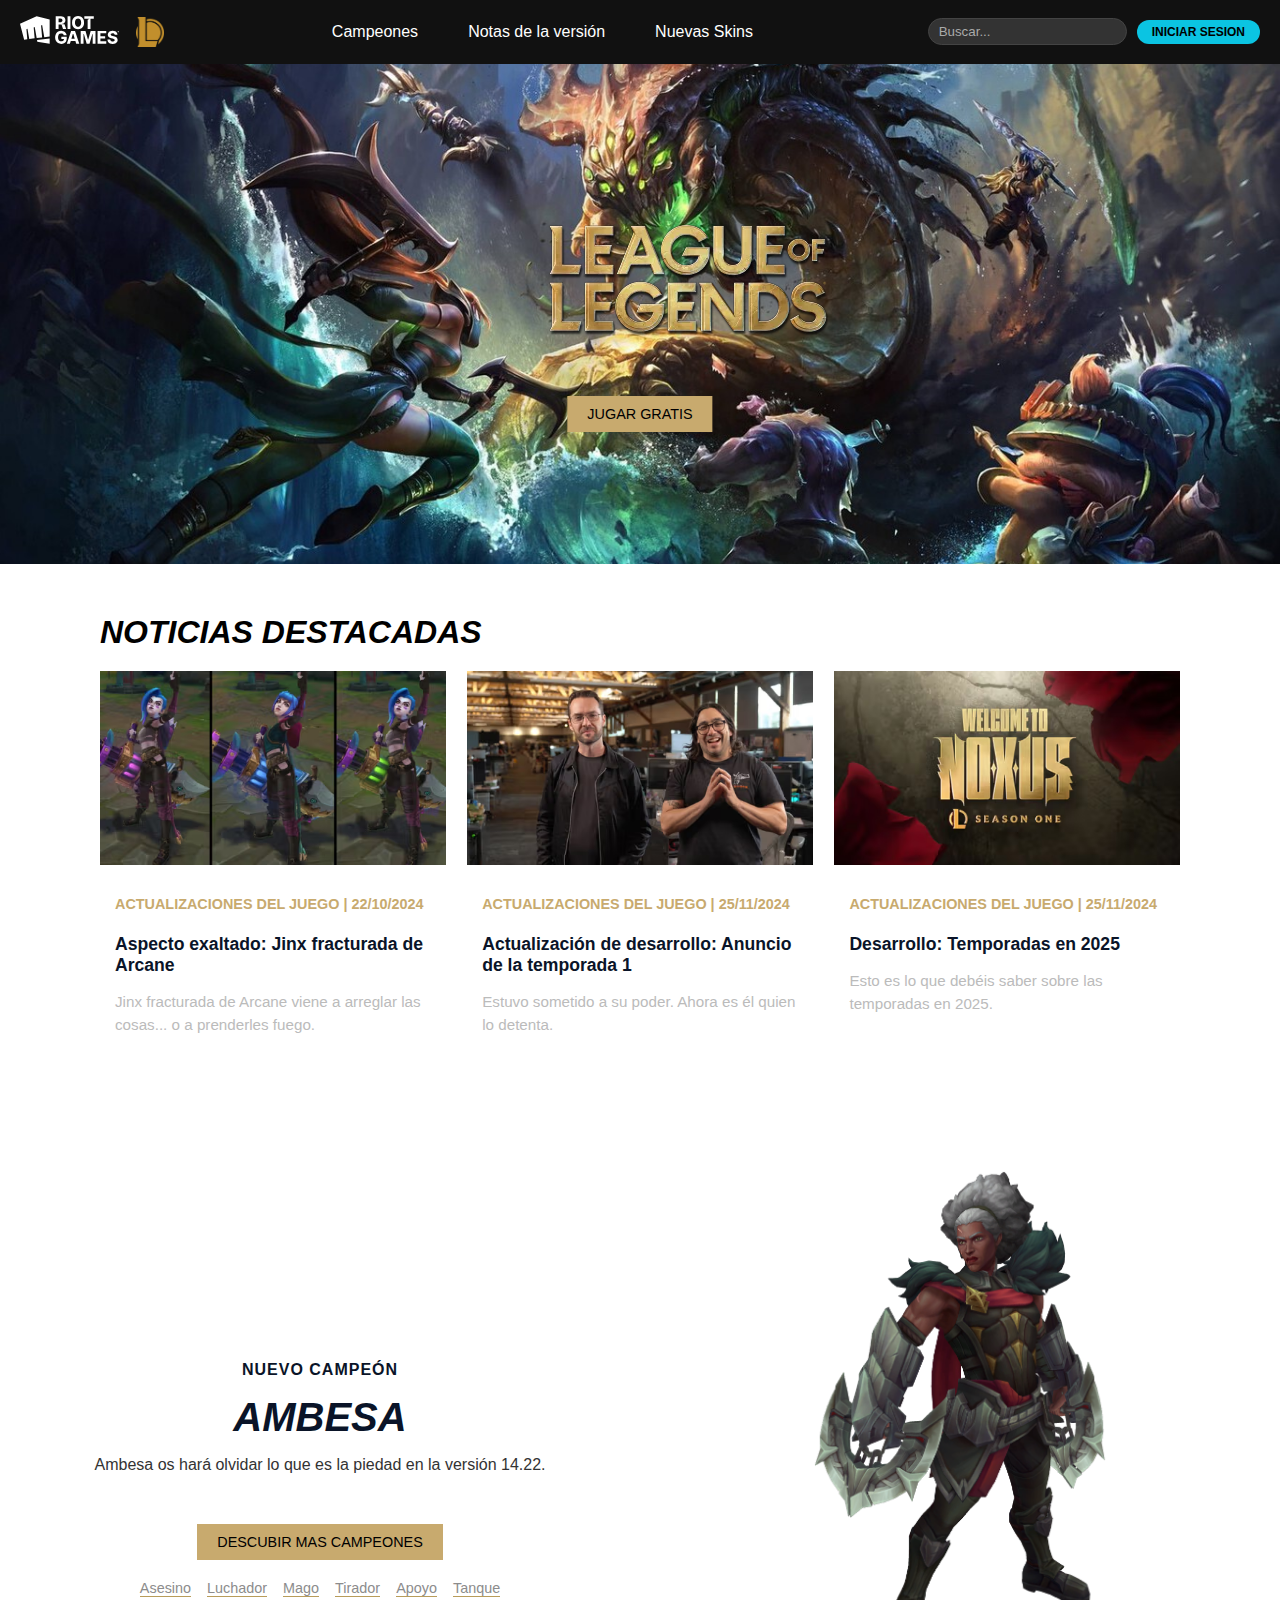
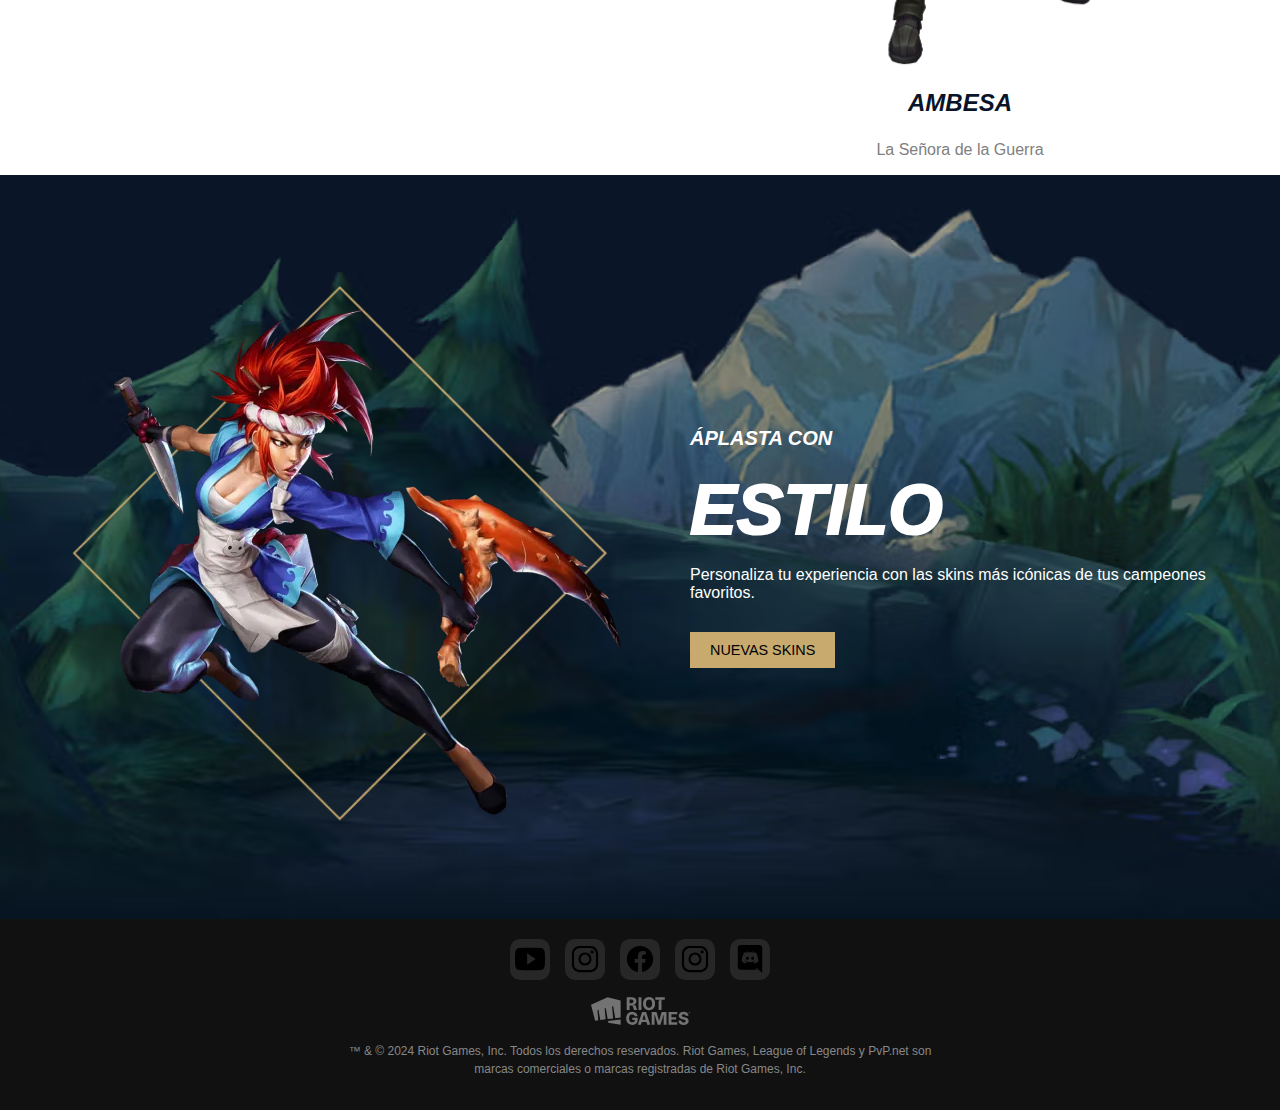
<file: index.html>
<!DOCTYPE html>
<html lang="es">
<head>
    <meta charset="UTF-8">
    <meta name="viewport" content="width=device-width, initial-scale=1.0">
    <link rel="stylesheet" href="css/index.css">
    <link rel="stylesheet" href="css/header.css">
    <link rel="stylesheet" href="css/footer.css">

    <title>Home</title>
    <style>
       /* Estilo para los logos en el header */
        .logo-header {
          fill: white;
          cursor: pointer;
        }
  
        .logo-header:hover {
          fill: red;
        }
  
        .logo-footer {
          fill: rgb(115, 115, 115);
          cursor: pointer;
        }
  
        .logo-footer:hover {
          fill: white;
        }  
    </style>    
</head>
<body>
    <!-- Header -->
    <header class="header">
        <div class="logo-container">
            <a href="../index.html"><svg width="99" height="32" viewBox="0 0 587.93 165" class="logo-header"><title> Riot Games </title><title>riotLogo-mobile21</title><path d="M98.77.33 0 46.07l24.61 93.66 18.73-2.3-5.15-58.89 6.15-2.74L54.96 136l32.01-3.93-5.69-65 6.09-2.71 11.68 66.23 32.38-3.98-6.23-71.25 6.16-2.74 12.77 72.43 32.01-3.93V19.71L98.77.33zm2.32 142.05 1.63 9.22 73.42 12.24v-30.68l-75.01 9.22h-.04zm144.49-19.22v12.63h15.57a14.84 14.84 0 0 1-1.92 7.31 13 13 0 0 1-5.6 5.11 20 20 0 0 1-8.9 1.8 17.53 17.53 0 0 1-10-2.8 17.87 17.87 0 0 1-6.44-8.14 33.06 33.06 0 0 1-2.27-12.93 31.81 31.81 0 0 1 2.32-12.81 18.14 18.14 0 0 1 6.5-8 17.27 17.27 0 0 1 9.82-2.78 19.31 19.31 0 0 1 5.36.71 14.15 14.15 0 0 1 4.33 2.09 12.92 12.92 0 0 1 3.18 3.29 15.61 15.61 0 0 1 2 4.44h17.27a27.22 27.22 0 0 0-3.46-10.28 28.84 28.84 0 0 0-7.05-8.1 32.6 32.6 0 0 0-9.91-5.29 37.91 37.91 0 0 0-12.06-1.86 37.32 37.32 0 0 0-14 2.6 32.6 32.6 0 0 0-11.36 7.61 35 35 0 0 0-7.61 12.21 46.15 46.15 0 0 0-2.73 16.44q0 11.94 4.54 20.59a32.4 32.4 0 0 0 12.69 13.27 39.84 39.84 0 0 0 35.84.84 28.39 28.39 0 0 0 11.67-11q4.25-7.19 4.24-17.2v-9.76Zm215.03 40.81V88.53h51.67v13.96h-34.62v16.76h27.99v13.96h-27.99v16.8h34.7v13.96h-51.75zm101.83-53.3a9 9 0 0 0-3.54-6.64c-2.09-1.59-5-2.38-8.69-2.38a16.63 16.63 0 0 0-6.26 1 8.62 8.62 0 0 0-3.83 2.78 6.74 6.74 0 0 0-1.33 4 6.2 6.2 0 0 0 .79 3.29 7.27 7.27 0 0 0 2.4 2.45 16.54 16.54 0 0 0 3.7 1.79 40.14 40.14 0 0 0 4.64 1.31l6.63 1.54a47.19 47.19 0 0 1 9.45 3.08 27.46 27.46 0 0 1 7.2 4.68 18.84 18.84 0 0 1 4.58 6.39 20.37 20.37 0 0 1 1.61 8.29 20.65 20.65 0 0 1-3.54 12.11 22.56 22.56 0 0 1-10.15 7.85 41.31 41.31 0 0 1-15.93 2.76 42.69 42.69 0 0 1-16.17-2.81 23.22 23.22 0 0 1-10.72-8.48q-3.83-5.66-4-14.12h16.43a10.68 10.68 0 0 0 7.05 9.94 19.37 19.37 0 0 0 7.24 1.26 18.44 18.44 0 0 0 6.66-1.09 10 10 0 0 0 4.33-3 7.22 7.22 0 0 0 1.57-4.48 6.16 6.16 0 0 0-1.42-4 10.86 10.86 0 0 0-4.14-2.81 42.07 42.07 0 0 0-6.89-2.14l-8.07-1.95q-9.65-2.3-15.23-7.26t-5.54-13.44a19.86 19.86 0 0 1 3.72-12.12 24.74 24.74 0 0 1 10.33-8.11 36.74 36.74 0 0 1 15-2.91 35.62 35.62 0 0 1 14.92 2.91 23.43 23.43 0 0 1 9.91 8.14 21.54 21.54 0 0 1 3.6 12.12Zm-113.99 53.3h-16.87v-57.35l-1.73-.02-17.04 57.37h-16.86l-16.58-57.37-2.15.02v57.35h-16.87V88.53h28.67l14.48 50.56h1.75l14.48-50.56h28.72v75.44zm-114.66 0h18.27l-25.33-75.43h-23.15l-25.37 75.43h18.3l4.93-16.54h27.42Zm-28.43-29.7 8.22-27.65h3.1l8.26 27.65Zm278.58-37.76a4 4 0 0 1-3.67-2.44 4 4 0 0 1 0-3.1 4 4 0 0 1 .85-1.27 4.25 4.25 0 0 1 1.27-.86 4.15 4.15 0 0 1 3.1 0 4.13 4.13 0 0 1 1.27.86 4.08 4.08 0 0 1 .86 1.27 4 4 0 0 1 0 3.1 4.08 4.08 0 0 1-.86 1.27 4 4 0 0 1-1.27.86 4 4 0 0 1-1.55.31Zm0-1.09a2.84 2.84 0 0 0 1.47-.39 2.94 2.94 0 0 0 1.05-1 2.93 2.93 0 0 0 0-2.92 3 3 0 0 0-1.06-1 2.93 2.93 0 0 0-2.92 0 3 3 0 0 0-1 1 2.86 2.86 0 0 0 0 2.92 3 3 0 0 0 1 1 2.83 2.83 0 0 0 1.46.39Zm-1.46-1.15V90.6h1.78a1.52 1.52 0 0 1 .69.15 1.13 1.13 0 0 1 .47.42 1.24 1.24 0 0 1 .17.66 1.16 1.16 0 0 1-.18.66 1 1 0 0 1-.48.41 1.56 1.56 0 0 1-.7.14h-1.2v-.72h1a.52.52 0 0 0 .36-.12.5.5 0 0 0 .14-.37.47.47 0 0 0-.14-.37.52.52 0 0 0-.36-.12h-.55v2.93Zm2.39-1.68.82 1.68h-1.11l-.75-1.68ZM282.41 1.03h17.05v75.44h-17.05zm98.02 37.72q0 12.42-4.71 21a32.67 32.67 0 0 1-12.79 13.17 38.57 38.57 0 0 1-36.31 0 32.75 32.75 0 0 1-12.79-13.2q-4.71-8.66-4.71-21t4.71-21.05a32.67 32.67 0 0 1 12.75-13.14 38.65 38.65 0 0 1 36.31 0 32.67 32.67 0 0 1 12.79 13.17q4.71 8.64 4.71 21.05m-17.35 0a33.35 33.35 0 0 0-2.23-13 17.47 17.47 0 0 0-6.33-8 18.57 18.57 0 0 0-19.45 0 17.57 17.57 0 0 0-6.35 8 38.59 38.59 0 0 0 0 26 17.49 17.49 0 0 0 6.35 8 18.57 18.57 0 0 0 19.45 0 17.39 17.39 0 0 0 6.33-8 33.4 33.4 0 0 0 2.23-13M246.58 50.17l8.76 26.3h18.71l-9.74-28.33h-13.23l-.79-2.44c2.52-.49 6.83-1.25 10.65-3.85a20 20 0 0 0 8.75-16.39 24.15 24.15 0 0 0-3.26-12.75 21.9 21.9 0 0 0-9.36-8.64 32.56 32.56 0 0 0-14.64-3H212v75.4h17.06v-26.3Zm-.32-15.61a19.35 19.35 0 0 1-7.26 1.18h-9.94V14.88h9.91a18.68 18.68 0 0 1 7.25 1.24 9.12 9.12 0 0 1 4.4 3.7 10 10 0 0 1 1.5 5.64 9.65 9.65 0 0 1-1.48 5.55 8.86 8.86 0 0 1-4.38 3.55M382.04 1.03v14h29.3l.8 2.45c-2.48.48-6.67 1.22-10.43 3.7v55.31h16.87v-61.5h19.62v-14Z"></path></svg></a>
            <img src="../img/lol-league-of-Legends-logo.png" alt="LoL" class="logo_lol">
        </div>
        <nav class="nav">
            <a href="../html/campeones.html" class="nav-link">Campeones</a>
            <a href="../html/notas_parche.html" class="nav-link">Notas de la versión</a>
            <a href="../html/nuevas_skins.html" class="nav-link">Nuevas Skins</a>
        </nav>
        <div class="search-login">
            <input type="text" class="search" placeholder="Buscar...">
            <a href="../html/login.html"><button class="login-btn"><b>INICIAR SESION</b></button></a>
        </div>
    </header>

    <main class="main-content">
        <!-- Hero Section -->
        <section class="hero">
            <img src="../img/league.png" alt="League of Legends" class="hero-image">
            <div class="hero-overlay">
                <a href="html/login.html"><button class="button">JUGAR GRATIS</button></a>
            </div>
        </section>
    
        <!-- Noticias destacadas -->
        <section class="news">
            <h2>NOTICIAS DESTACADAS</h2>
            <div class="news-dards">
                <article class="news-card">
                    <img src="img/noticia1.avif" alt="Habilidades de Ambesa">
                    <div class="news-card-content">
                        <p class="category">ACTUALIZACIONES DEL JUEGO | 22/10/2024</p>
                        <h3>Aspecto exaltado: Jinx fracturada de Arcane</h3>
                        <p>Jinx fracturada de Arcane viene a arreglar las cosas... o a prenderles fuego.</p>
                    </div>
                </article>
                <article class="news-card">
                    <img src="img/noticia2.avif" alt="Tráiler de Estrella oscura 2024">
                    <div class="news-card-content">
                        <p class="category">ACTUALIZACIONES DEL JUEGO | 25/11/2024</p>
                        <h3>Actualización de desarrollo: Anuncio de la temporada 1</h3>
                        <p>Estuvo sometido a su poder. Ahora es él quien lo detenta.</p>
                    </div>
                </article>
                <article class="news-card">
                    <img src="img/noticia3.avif" alt="Arcane: Tráiler 'Come Play'">
                    <div class="news-card-content">
                        <p class="category">ACTUALIZACIONES DEL JUEGO | 25/11/2024</p>
                        <h3>Desarrollo: Temporadas en 2025</h3>
                        <p>Esto es lo que debéis saber sobre las temporadas en 2025.</p>
                    </div>
                </article>
            </div>
        </section>

        <section class="champion-intro">
            <div class="champion-content">
                <!-- Columna Izquierda -->
                <div class="champion-left">
                <h3 class="champion-subtitle">NUEVO CAMPEÓN</h3>
                <h1 class="champion-name"> <i>AMBESA</i></h1>
                <p class="champion-description">
                    Ambesa os hará olvidar lo que es la piedad en la versión 14.22.
                </p>
                <a href="../html/campeones.html"><button class="button">DESCUBIR MAS CAMPEONES</button></a>
                <div class="roles-icons">
                    <span>Asesino</span>
                    <span>Luchador</span>
                    <span>Mago</span>
                    <span>Tirador</span>
                    <span>Apoyo</span>
                    <span>Tanque</span>
                </div>
                </div>
                <!-- Columna Derecha -->
                <div class="champion-right">
                <img src="img/ambesa.png" alt="Ambesa" class="champion-image">
                <p class="champion-title">AMBESA</p>
                <p class="champion-role">La Señora de la Guerra</p>
                </div>
            </div>
        </section>
    
        <!-- Sección promocional -->
        <section class="promo">
            <div>
                <img src="img/akali.png" alt="akali" class="akali">
            </div>
            <div class="promo-content">
                <h2>ÁPLASTA CON</h2>
                <h1>ESTILO</h1>
                <p>Personaliza tu experiencia con las skins más icónicas de tus campeones favoritos.</p>
                <a href="../html/nuevas_skins.html"><button class="button">NUEVAS SKINS</button></a>
            </div>
        </section>
    </main>
    
   
    <footer class="footer">
        <!-- Sección de íconos sociales -->
        <section class="social-icons">
            <article class="icon"><a href="html/404.html"><img src="../img/logo-youtube.svg" alt="YouTube"></a></article>
            <article class="icon"><a href="#"><img src="../img/logo-instagram.svg" alt="X (Twitter)"></a></article>
            <article class="icon"><a href="#"><img src="../img/logo-facebook.svg"alt="Facebook"></a></article>
            <article class="icon"><a href="#"><img src="../img/logo-instagram.svg" alt="Instagram"></a></article>
            <article class="icon"><a href="#"><img src="../img/logo-discord.svg" alt="Discord"></a></article>
        </section>

        <!-- Sección del logo -->
        <section class="logo">
            <a href="../index.html">
                <svg width="99" height="32" viewBox="0 0 587.93 165" class="logo-footer"><title> Riot Games </title><title>riotLogo-mobile21</title><path d="M98.77.33 0 46.07l24.61 93.66 18.73-2.3-5.15-58.89 6.15-2.74L54.96 136l32.01-3.93-5.69-65 6.09-2.71 11.68 66.23 32.38-3.98-6.23-71.25 6.16-2.74 12.77 72.43 32.01-3.93V19.71L98.77.33zm2.32 142.05 1.63 9.22 73.42 12.24v-30.68l-75.01 9.22h-.04zm144.49-19.22v12.63h15.57a14.84 14.84 0 0 1-1.92 7.31 13 13 0 0 1-5.6 5.11 20 20 0 0 1-8.9 1.8 17.53 17.53 0 0 1-10-2.8 17.87 17.87 0 0 1-6.44-8.14 33.06 33.06 0 0 1-2.27-12.93 31.81 31.81 0 0 1 2.32-12.81 18.14 18.14 0 0 1 6.5-8 17.27 17.27 0 0 1 9.82-2.78 19.31 19.31 0 0 1 5.36.71 14.15 14.15 0 0 1 4.33 2.09 12.92 12.92 0 0 1 3.18 3.29 15.61 15.61 0 0 1 2 4.44h17.27a27.22 27.22 0 0 0-3.46-10.28 28.84 28.84 0 0 0-7.05-8.1 32.6 32.6 0 0 0-9.91-5.29 37.91 37.91 0 0 0-12.06-1.86 37.32 37.32 0 0 0-14 2.6 32.6 32.6 0 0 0-11.36 7.61 35 35 0 0 0-7.61 12.21 46.15 46.15 0 0 0-2.73 16.44q0 11.94 4.54 20.59a32.4 32.4 0 0 0 12.69 13.27 39.84 39.84 0 0 0 35.84.84 28.39 28.39 0 0 0 11.67-11q4.25-7.19 4.24-17.2v-9.76Zm215.03 40.81V88.53h51.67v13.96h-34.62v16.76h27.99v13.96h-27.99v16.8h34.7v13.96h-51.75zm101.83-53.3a9 9 0 0 0-3.54-6.64c-2.09-1.59-5-2.38-8.69-2.38a16.63 16.63 0 0 0-6.26 1 8.62 8.62 0 0 0-3.83 2.78 6.74 6.74 0 0 0-1.33 4 6.2 6.2 0 0 0 .79 3.29 7.27 7.27 0 0 0 2.4 2.45 16.54 16.54 0 0 0 3.7 1.79 40.14 40.14 0 0 0 4.64 1.31l6.63 1.54a47.19 47.19 0 0 1 9.45 3.08 27.46 27.46 0 0 1 7.2 4.68 18.84 18.84 0 0 1 4.58 6.39 20.37 20.37 0 0 1 1.61 8.29 20.65 20.65 0 0 1-3.54 12.11 22.56 22.56 0 0 1-10.15 7.85 41.31 41.31 0 0 1-15.93 2.76 42.69 42.69 0 0 1-16.17-2.81 23.22 23.22 0 0 1-10.72-8.48q-3.83-5.66-4-14.12h16.43a10.68 10.68 0 0 0 7.05 9.94 19.37 19.37 0 0 0 7.24 1.26 18.44 18.44 0 0 0 6.66-1.09 10 10 0 0 0 4.33-3 7.22 7.22 0 0 0 1.57-4.48 6.16 6.16 0 0 0-1.42-4 10.86 10.86 0 0 0-4.14-2.81 42.07 42.07 0 0 0-6.89-2.14l-8.07-1.95q-9.65-2.3-15.23-7.26t-5.54-13.44a19.86 19.86 0 0 1 3.72-12.12 24.74 24.74 0 0 1 10.33-8.11 36.74 36.74 0 0 1 15-2.91 35.62 35.62 0 0 1 14.92 2.91 23.43 23.43 0 0 1 9.91 8.14 21.54 21.54 0 0 1 3.6 12.12Zm-113.99 53.3h-16.87v-57.35l-1.73-.02-17.04 57.37h-16.86l-16.58-57.37-2.15.02v57.35h-16.87V88.53h28.67l14.48 50.56h1.75l14.48-50.56h28.72v75.44zm-114.66 0h18.27l-25.33-75.43h-23.15l-25.37 75.43h18.3l4.93-16.54h27.42Zm-28.43-29.7 8.22-27.65h3.1l8.26 27.65Zm278.58-37.76a4 4 0 0 1-3.67-2.44 4 4 0 0 1 0-3.1 4 4 0 0 1 .85-1.27 4.25 4.25 0 0 1 1.27-.86 4.15 4.15 0 0 1 3.1 0 4.13 4.13 0 0 1 1.27.86 4.08 4.08 0 0 1 .86 1.27 4 4 0 0 1 0 3.1 4.08 4.08 0 0 1-.86 1.27 4 4 0 0 1-1.27.86 4 4 0 0 1-1.55.31Zm0-1.09a2.84 2.84 0 0 0 1.47-.39 2.94 2.94 0 0 0 1.05-1 2.93 2.93 0 0 0 0-2.92 3 3 0 0 0-1.06-1 2.93 2.93 0 0 0-2.92 0 3 3 0 0 0-1 1 2.86 2.86 0 0 0 0 2.92 3 3 0 0 0 1 1 2.83 2.83 0 0 0 1.46.39Zm-1.46-1.15V90.6h1.78a1.52 1.52 0 0 1 .69.15 1.13 1.13 0 0 1 .47.42 1.24 1.24 0 0 1 .17.66 1.16 1.16 0 0 1-.18.66 1 1 0 0 1-.48.41 1.56 1.56 0 0 1-.7.14h-1.2v-.72h1a.52.52 0 0 0 .36-.12.5.5 0 0 0 .14-.37.47.47 0 0 0-.14-.37.52.52 0 0 0-.36-.12h-.55v2.93Zm2.39-1.68.82 1.68h-1.11l-.75-1.68ZM282.41 1.03h17.05v75.44h-17.05zm98.02 37.72q0 12.42-4.71 21a32.67 32.67 0 0 1-12.79 13.17 38.57 38.57 0 0 1-36.31 0 32.75 32.75 0 0 1-12.79-13.2q-4.71-8.66-4.71-21t4.71-21.05a32.67 32.67 0 0 1 12.75-13.14 38.65 38.65 0 0 1 36.31 0 32.67 32.67 0 0 1 12.79 13.17q4.71 8.64 4.71 21.05m-17.35 0a33.35 33.35 0 0 0-2.23-13 17.47 17.47 0 0 0-6.33-8 18.57 18.57 0 0 0-19.45 0 17.57 17.57 0 0 0-6.35 8 38.59 38.59 0 0 0 0 26 17.49 17.49 0 0 0 6.35 8 18.57 18.57 0 0 0 19.45 0 17.39 17.39 0 0 0 6.33-8 33.4 33.4 0 0 0 2.23-13M246.58 50.17l8.76 26.3h18.71l-9.74-28.33h-13.23l-.79-2.44c2.52-.49 6.83-1.25 10.65-3.85a20 20 0 0 0 8.75-16.39 24.15 24.15 0 0 0-3.26-12.75 21.9 21.9 0 0 0-9.36-8.64 32.56 32.56 0 0 0-14.64-3H212v75.4h17.06v-26.3Zm-.32-15.61a19.35 19.35 0 0 1-7.26 1.18h-9.94V14.88h9.91a18.68 18.68 0 0 1 7.25 1.24 9.12 9.12 0 0 1 4.4 3.7 10 10 0 0 1 1.5 5.64 9.65 9.65 0 0 1-1.48 5.55 8.86 8.86 0 0 1-4.38 3.55M382.04 1.03v14h29.3l.8 2.45c-2.48.48-6.67 1.22-10.43 3.7v55.31h16.87v-61.5h19.62v-14Z"></path></svg>
            </a>
        </section>
        

        <!-- Sección del texto legal -->
        <section class="legal-text">
            <article>
                <p>™ & © 2024 Riot Games, Inc. Todos los derechos reservados. Riot Games, League of Legends y PvP.net son marcas comerciales o marcas registradas de Riot Games, Inc.</p>
            </article>
        </section>
    </footer>
</body>
</html>
</file>
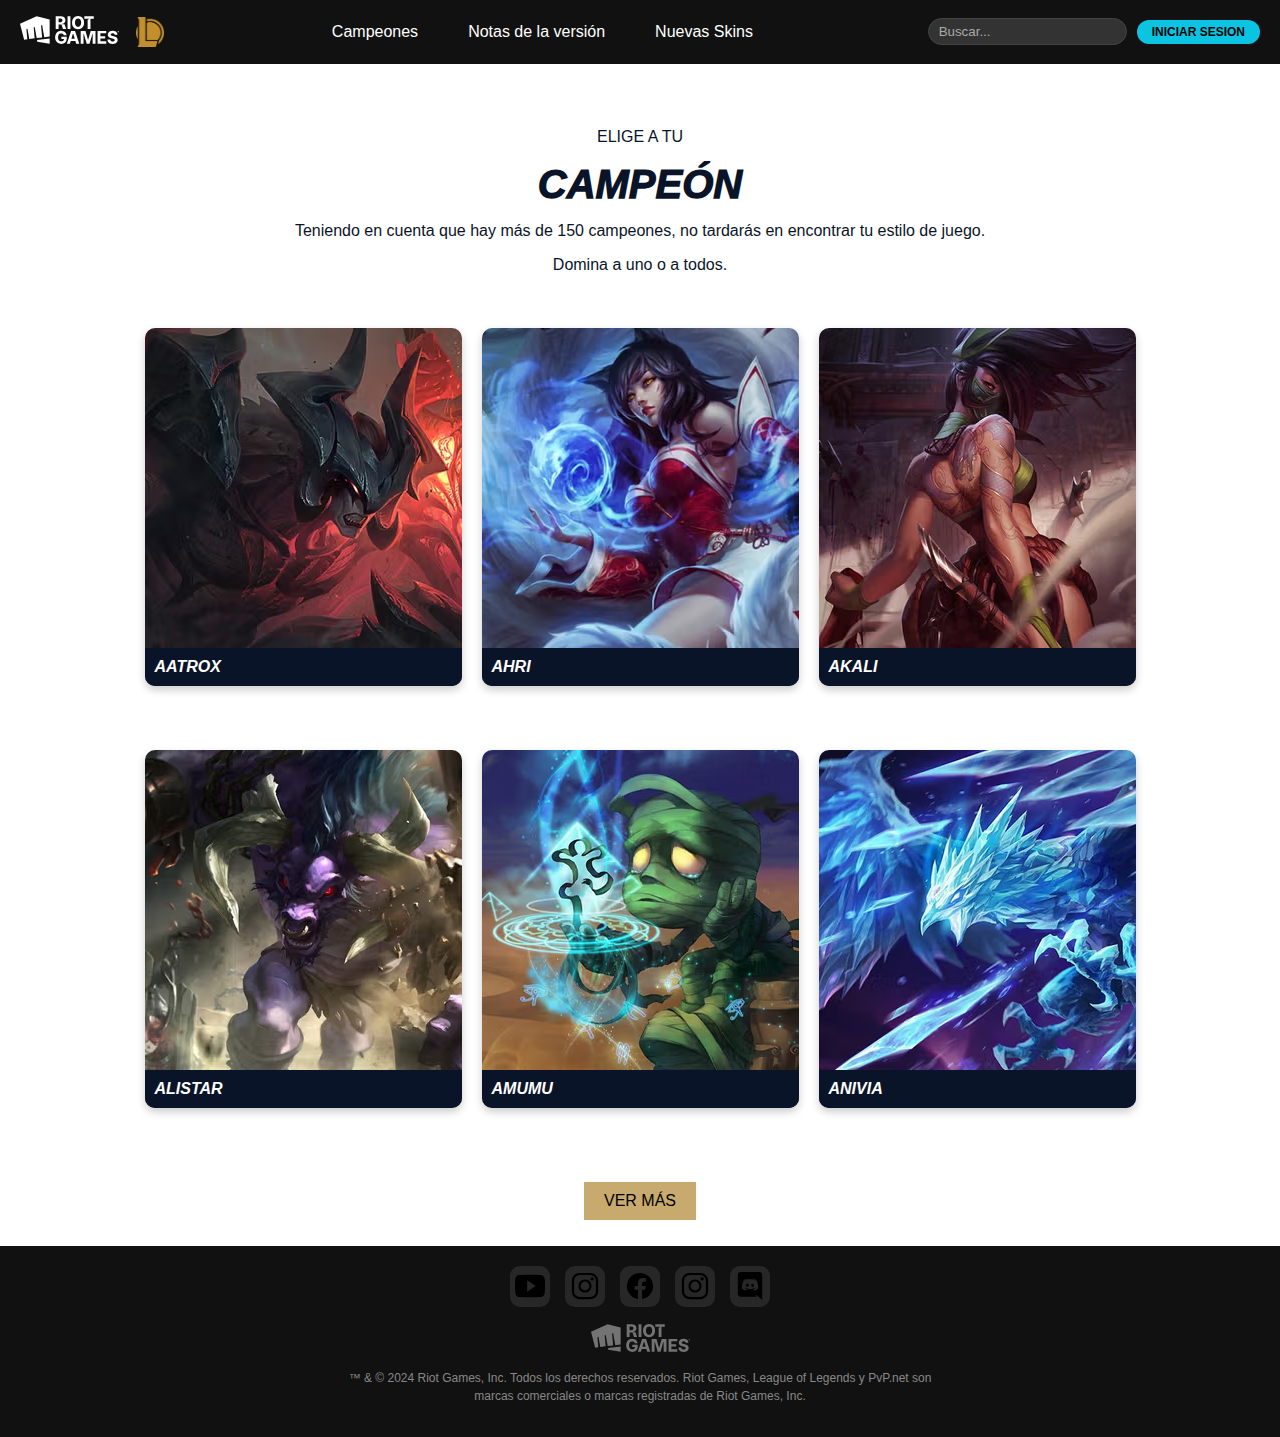
<file: html/campeones.html>
<!DOCTYPE html>
<html lang="es">
<head>
    <meta charset="UTF-8">
    <meta name="viewport" content="width=device-width, initial-scale=1.0">
    <link rel="stylesheet" href="../css/header.css">
    <link rel="stylesheet" href="../css/footer.css">
    <link rel="stylesheet" href="../css/campeones.css">
    <title>Campeones</title>
    <style>
        /* Estilo para los logos en el header */
        .logo-header {
          fill: white;
          cursor: pointer;
        }
  
        .logo-header:hover {
          fill: red;
        }
  
        .logo-footer {
          fill: rgb(115, 115, 115);
          cursor: pointer;
        }
  
        .logo-footer:hover {
          fill: white;
        }  
    </style> 

</head>
<body>
    <header class="header">
        <div class="logo-container">
            <a href="../index.html"><svg width="99" height="32" viewBox="0 0 587.93 165" class="logo-header"><title> Riot Games </title><title>riotLogo-mobile21</title><path d="M98.77.33 0 46.07l24.61 93.66 18.73-2.3-5.15-58.89 6.15-2.74L54.96 136l32.01-3.93-5.69-65 6.09-2.71 11.68 66.23 32.38-3.98-6.23-71.25 6.16-2.74 12.77 72.43 32.01-3.93V19.71L98.77.33zm2.32 142.05 1.63 9.22 73.42 12.24v-30.68l-75.01 9.22h-.04zm144.49-19.22v12.63h15.57a14.84 14.84 0 0 1-1.92 7.31 13 13 0 0 1-5.6 5.11 20 20 0 0 1-8.9 1.8 17.53 17.53 0 0 1-10-2.8 17.87 17.87 0 0 1-6.44-8.14 33.06 33.06 0 0 1-2.27-12.93 31.81 31.81 0 0 1 2.32-12.81 18.14 18.14 0 0 1 6.5-8 17.27 17.27 0 0 1 9.82-2.78 19.31 19.31 0 0 1 5.36.71 14.15 14.15 0 0 1 4.33 2.09 12.92 12.92 0 0 1 3.18 3.29 15.61 15.61 0 0 1 2 4.44h17.27a27.22 27.22 0 0 0-3.46-10.28 28.84 28.84 0 0 0-7.05-8.1 32.6 32.6 0 0 0-9.91-5.29 37.91 37.91 0 0 0-12.06-1.86 37.32 37.32 0 0 0-14 2.6 32.6 32.6 0 0 0-11.36 7.61 35 35 0 0 0-7.61 12.21 46.15 46.15 0 0 0-2.73 16.44q0 11.94 4.54 20.59a32.4 32.4 0 0 0 12.69 13.27 39.84 39.84 0 0 0 35.84.84 28.39 28.39 0 0 0 11.67-11q4.25-7.19 4.24-17.2v-9.76Zm215.03 40.81V88.53h51.67v13.96h-34.62v16.76h27.99v13.96h-27.99v16.8h34.7v13.96h-51.75zm101.83-53.3a9 9 0 0 0-3.54-6.64c-2.09-1.59-5-2.38-8.69-2.38a16.63 16.63 0 0 0-6.26 1 8.62 8.62 0 0 0-3.83 2.78 6.74 6.74 0 0 0-1.33 4 6.2 6.2 0 0 0 .79 3.29 7.27 7.27 0 0 0 2.4 2.45 16.54 16.54 0 0 0 3.7 1.79 40.14 40.14 0 0 0 4.64 1.31l6.63 1.54a47.19 47.19 0 0 1 9.45 3.08 27.46 27.46 0 0 1 7.2 4.68 18.84 18.84 0 0 1 4.58 6.39 20.37 20.37 0 0 1 1.61 8.29 20.65 20.65 0 0 1-3.54 12.11 22.56 22.56 0 0 1-10.15 7.85 41.31 41.31 0 0 1-15.93 2.76 42.69 42.69 0 0 1-16.17-2.81 23.22 23.22 0 0 1-10.72-8.48q-3.83-5.66-4-14.12h16.43a10.68 10.68 0 0 0 7.05 9.94 19.37 19.37 0 0 0 7.24 1.26 18.44 18.44 0 0 0 6.66-1.09 10 10 0 0 0 4.33-3 7.22 7.22 0 0 0 1.57-4.48 6.16 6.16 0 0 0-1.42-4 10.86 10.86 0 0 0-4.14-2.81 42.07 42.07 0 0 0-6.89-2.14l-8.07-1.95q-9.65-2.3-15.23-7.26t-5.54-13.44a19.86 19.86 0 0 1 3.72-12.12 24.74 24.74 0 0 1 10.33-8.11 36.74 36.74 0 0 1 15-2.91 35.62 35.62 0 0 1 14.92 2.91 23.43 23.43 0 0 1 9.91 8.14 21.54 21.54 0 0 1 3.6 12.12Zm-113.99 53.3h-16.87v-57.35l-1.73-.02-17.04 57.37h-16.86l-16.58-57.37-2.15.02v57.35h-16.87V88.53h28.67l14.48 50.56h1.75l14.48-50.56h28.72v75.44zm-114.66 0h18.27l-25.33-75.43h-23.15l-25.37 75.43h18.3l4.93-16.54h27.42Zm-28.43-29.7 8.22-27.65h3.1l8.26 27.65Zm278.58-37.76a4 4 0 0 1-3.67-2.44 4 4 0 0 1 0-3.1 4 4 0 0 1 .85-1.27 4.25 4.25 0 0 1 1.27-.86 4.15 4.15 0 0 1 3.1 0 4.13 4.13 0 0 1 1.27.86 4.08 4.08 0 0 1 .86 1.27 4 4 0 0 1 0 3.1 4.08 4.08 0 0 1-.86 1.27 4 4 0 0 1-1.27.86 4 4 0 0 1-1.55.31Zm0-1.09a2.84 2.84 0 0 0 1.47-.39 2.94 2.94 0 0 0 1.05-1 2.93 2.93 0 0 0 0-2.92 3 3 0 0 0-1.06-1 2.93 2.93 0 0 0-2.92 0 3 3 0 0 0-1 1 2.86 2.86 0 0 0 0 2.92 3 3 0 0 0 1 1 2.83 2.83 0 0 0 1.46.39Zm-1.46-1.15V90.6h1.78a1.52 1.52 0 0 1 .69.15 1.13 1.13 0 0 1 .47.42 1.24 1.24 0 0 1 .17.66 1.16 1.16 0 0 1-.18.66 1 1 0 0 1-.48.41 1.56 1.56 0 0 1-.7.14h-1.2v-.72h1a.52.52 0 0 0 .36-.12.5.5 0 0 0 .14-.37.47.47 0 0 0-.14-.37.52.52 0 0 0-.36-.12h-.55v2.93Zm2.39-1.68.82 1.68h-1.11l-.75-1.68ZM282.41 1.03h17.05v75.44h-17.05zm98.02 37.72q0 12.42-4.71 21a32.67 32.67 0 0 1-12.79 13.17 38.57 38.57 0 0 1-36.31 0 32.75 32.75 0 0 1-12.79-13.2q-4.71-8.66-4.71-21t4.71-21.05a32.67 32.67 0 0 1 12.75-13.14 38.65 38.65 0 0 1 36.31 0 32.67 32.67 0 0 1 12.79 13.17q4.71 8.64 4.71 21.05m-17.35 0a33.35 33.35 0 0 0-2.23-13 17.47 17.47 0 0 0-6.33-8 18.57 18.57 0 0 0-19.45 0 17.57 17.57 0 0 0-6.35 8 38.59 38.59 0 0 0 0 26 17.49 17.49 0 0 0 6.35 8 18.57 18.57 0 0 0 19.45 0 17.39 17.39 0 0 0 6.33-8 33.4 33.4 0 0 0 2.23-13M246.58 50.17l8.76 26.3h18.71l-9.74-28.33h-13.23l-.79-2.44c2.52-.49 6.83-1.25 10.65-3.85a20 20 0 0 0 8.75-16.39 24.15 24.15 0 0 0-3.26-12.75 21.9 21.9 0 0 0-9.36-8.64 32.56 32.56 0 0 0-14.64-3H212v75.4h17.06v-26.3Zm-.32-15.61a19.35 19.35 0 0 1-7.26 1.18h-9.94V14.88h9.91a18.68 18.68 0 0 1 7.25 1.24 9.12 9.12 0 0 1 4.4 3.7 10 10 0 0 1 1.5 5.64 9.65 9.65 0 0 1-1.48 5.55 8.86 8.86 0 0 1-4.38 3.55M382.04 1.03v14h29.3l.8 2.45c-2.48.48-6.67 1.22-10.43 3.7v55.31h16.87v-61.5h19.62v-14Z"></path></svg></a>
            <img src="../img/lol-league-of-Legends-logo.png" alt="LoL" class="logo_lol">
        </div>
        <nav class="nav">
            <a href="../html/campeones.html" class="nav-link">Campeones</a>
            <a href="../html/notas_parche.html" class="nav-link">Notas de la versión</a>
            <a href="../html/nuevas_skins.html" class="nav-link">Nuevas Skins</a>
        </nav>
        <div class="search-login">
            <input type="text" class="search" placeholder="Buscar...">
            <a href="../html/login.html"><button class="login-btn"><b>INICIAR SESION</b></button></a>
        </div>
    </header>

    <main>
        <section>
            <article class="text">
                <p class="elige">ELIGE A TU</p>
                <h1><i>CAMPEÓN</i></h1>
                <p class="parrf">Teniendo en cuenta que hay más de 150 campeones, no tardarás en encontrar tu estilo de juego.</p>
                <p class="parrf">Domina a uno o a todos.</p>
            </article>
        </section>

        <section class="champion-gallery">
            <!-- Tarjeta de campeón -->
            <article class="champion-card">
              <img src="../img/aatrox.avif" alt="Aatrox" class="champion-image">
              <div class="champion-name"><i>AATROX</i></div>
            </article>
        
            <article class="champion-card">
              <img src="../img/ahri.avif" alt="Ahri" class="champion-image">
              <div class="champion-name"><i>AHRI</i></div>
            </article>
        
            <article class="champion-card">
              <img src="../img/akali-tarjeta.avif" alt="Akali" class="champion-image">
              <div class="champion-name"><i>AKALI</i></div>
            </article>
        
        </section>

        <section class="champion-gallery">
            <article class="champion-card">
                <img src="../img/alistar.avif" alt="Alistar" class="champion-image">
                <div class="champion-name"><i>ALISTAR</i></div>
            </article>
          
            <article class="champion-card">
                <img src="../img/amumu.avif" alt="Amumu" class="champion-image">
                <div class="champion-name"><i>AMUMU</i></div>
            </article>
          
            <article class="champion-card">
                <img src="../img/anivia.avif" alt="Anivia" class="champion-image">
                <div class="champion-name"><i>ANIVIA</i></div>
            </article>
        </section>
        
        <section class="sec-button">
            <a href="https://www.leagueoflegends.com/es-es/champions/" target="_blank"><button class="button">VER MÁS</button></a>
        </section>

     
    </main>

    <footer class="footer">
        <!-- Sección de íconos sociales -->
        <section class="social-icons">
            <article class="icon"><a href="#"><img src="../img/logo-youtube.svg" alt="YouTube"></a></article>
            <article class="icon"><a href="#"><img src="../img/logo-instagram.svg" alt="X (Twitter)"></a></article>
            <article class="icon"><a href="#"><img src="../img/logo-facebook.svg"alt="Facebook"></a></article>
            <article class="icon"><a href="#"><img src="../img/logo-instagram.svg" alt="Instagram"></a></article>
            <article class="icon"><a href="#"><img src="../img/logo-discord.svg" alt="Discord"></a></article>
        </section>

        <!-- Sección del logo -->
        <section class="logo">
            <a href="../index.html">
                <svg width="99" height="32" viewBox="0 0 587.93 165" class="logo-footer"><title> Riot Games </title><title>riotLogo-mobile21</title><path d="M98.77.33 0 46.07l24.61 93.66 18.73-2.3-5.15-58.89 6.15-2.74L54.96 136l32.01-3.93-5.69-65 6.09-2.71 11.68 66.23 32.38-3.98-6.23-71.25 6.16-2.74 12.77 72.43 32.01-3.93V19.71L98.77.33zm2.32 142.05 1.63 9.22 73.42 12.24v-30.68l-75.01 9.22h-.04zm144.49-19.22v12.63h15.57a14.84 14.84 0 0 1-1.92 7.31 13 13 0 0 1-5.6 5.11 20 20 0 0 1-8.9 1.8 17.53 17.53 0 0 1-10-2.8 17.87 17.87 0 0 1-6.44-8.14 33.06 33.06 0 0 1-2.27-12.93 31.81 31.81 0 0 1 2.32-12.81 18.14 18.14 0 0 1 6.5-8 17.27 17.27 0 0 1 9.82-2.78 19.31 19.31 0 0 1 5.36.71 14.15 14.15 0 0 1 4.33 2.09 12.92 12.92 0 0 1 3.18 3.29 15.61 15.61 0 0 1 2 4.44h17.27a27.22 27.22 0 0 0-3.46-10.28 28.84 28.84 0 0 0-7.05-8.1 32.6 32.6 0 0 0-9.91-5.29 37.91 37.91 0 0 0-12.06-1.86 37.32 37.32 0 0 0-14 2.6 32.6 32.6 0 0 0-11.36 7.61 35 35 0 0 0-7.61 12.21 46.15 46.15 0 0 0-2.73 16.44q0 11.94 4.54 20.59a32.4 32.4 0 0 0 12.69 13.27 39.84 39.84 0 0 0 35.84.84 28.39 28.39 0 0 0 11.67-11q4.25-7.19 4.24-17.2v-9.76Zm215.03 40.81V88.53h51.67v13.96h-34.62v16.76h27.99v13.96h-27.99v16.8h34.7v13.96h-51.75zm101.83-53.3a9 9 0 0 0-3.54-6.64c-2.09-1.59-5-2.38-8.69-2.38a16.63 16.63 0 0 0-6.26 1 8.62 8.62 0 0 0-3.83 2.78 6.74 6.74 0 0 0-1.33 4 6.2 6.2 0 0 0 .79 3.29 7.27 7.27 0 0 0 2.4 2.45 16.54 16.54 0 0 0 3.7 1.79 40.14 40.14 0 0 0 4.64 1.31l6.63 1.54a47.19 47.19 0 0 1 9.45 3.08 27.46 27.46 0 0 1 7.2 4.68 18.84 18.84 0 0 1 4.58 6.39 20.37 20.37 0 0 1 1.61 8.29 20.65 20.65 0 0 1-3.54 12.11 22.56 22.56 0 0 1-10.15 7.85 41.31 41.31 0 0 1-15.93 2.76 42.69 42.69 0 0 1-16.17-2.81 23.22 23.22 0 0 1-10.72-8.48q-3.83-5.66-4-14.12h16.43a10.68 10.68 0 0 0 7.05 9.94 19.37 19.37 0 0 0 7.24 1.26 18.44 18.44 0 0 0 6.66-1.09 10 10 0 0 0 4.33-3 7.22 7.22 0 0 0 1.57-4.48 6.16 6.16 0 0 0-1.42-4 10.86 10.86 0 0 0-4.14-2.81 42.07 42.07 0 0 0-6.89-2.14l-8.07-1.95q-9.65-2.3-15.23-7.26t-5.54-13.44a19.86 19.86 0 0 1 3.72-12.12 24.74 24.74 0 0 1 10.33-8.11 36.74 36.74 0 0 1 15-2.91 35.62 35.62 0 0 1 14.92 2.91 23.43 23.43 0 0 1 9.91 8.14 21.54 21.54 0 0 1 3.6 12.12Zm-113.99 53.3h-16.87v-57.35l-1.73-.02-17.04 57.37h-16.86l-16.58-57.37-2.15.02v57.35h-16.87V88.53h28.67l14.48 50.56h1.75l14.48-50.56h28.72v75.44zm-114.66 0h18.27l-25.33-75.43h-23.15l-25.37 75.43h18.3l4.93-16.54h27.42Zm-28.43-29.7 8.22-27.65h3.1l8.26 27.65Zm278.58-37.76a4 4 0 0 1-3.67-2.44 4 4 0 0 1 0-3.1 4 4 0 0 1 .85-1.27 4.25 4.25 0 0 1 1.27-.86 4.15 4.15 0 0 1 3.1 0 4.13 4.13 0 0 1 1.27.86 4.08 4.08 0 0 1 .86 1.27 4 4 0 0 1 0 3.1 4.08 4.08 0 0 1-.86 1.27 4 4 0 0 1-1.27.86 4 4 0 0 1-1.55.31Zm0-1.09a2.84 2.84 0 0 0 1.47-.39 2.94 2.94 0 0 0 1.05-1 2.93 2.93 0 0 0 0-2.92 3 3 0 0 0-1.06-1 2.93 2.93 0 0 0-2.92 0 3 3 0 0 0-1 1 2.86 2.86 0 0 0 0 2.92 3 3 0 0 0 1 1 2.83 2.83 0 0 0 1.46.39Zm-1.46-1.15V90.6h1.78a1.52 1.52 0 0 1 .69.15 1.13 1.13 0 0 1 .47.42 1.24 1.24 0 0 1 .17.66 1.16 1.16 0 0 1-.18.66 1 1 0 0 1-.48.41 1.56 1.56 0 0 1-.7.14h-1.2v-.72h1a.52.52 0 0 0 .36-.12.5.5 0 0 0 .14-.37.47.47 0 0 0-.14-.37.52.52 0 0 0-.36-.12h-.55v2.93Zm2.39-1.68.82 1.68h-1.11l-.75-1.68ZM282.41 1.03h17.05v75.44h-17.05zm98.02 37.72q0 12.42-4.71 21a32.67 32.67 0 0 1-12.79 13.17 38.57 38.57 0 0 1-36.31 0 32.75 32.75 0 0 1-12.79-13.2q-4.71-8.66-4.71-21t4.71-21.05a32.67 32.67 0 0 1 12.75-13.14 38.65 38.65 0 0 1 36.31 0 32.67 32.67 0 0 1 12.79 13.17q4.71 8.64 4.71 21.05m-17.35 0a33.35 33.35 0 0 0-2.23-13 17.47 17.47 0 0 0-6.33-8 18.57 18.57 0 0 0-19.45 0 17.57 17.57 0 0 0-6.35 8 38.59 38.59 0 0 0 0 26 17.49 17.49 0 0 0 6.35 8 18.57 18.57 0 0 0 19.45 0 17.39 17.39 0 0 0 6.33-8 33.4 33.4 0 0 0 2.23-13M246.58 50.17l8.76 26.3h18.71l-9.74-28.33h-13.23l-.79-2.44c2.52-.49 6.83-1.25 10.65-3.85a20 20 0 0 0 8.75-16.39 24.15 24.15 0 0 0-3.26-12.75 21.9 21.9 0 0 0-9.36-8.64 32.56 32.56 0 0 0-14.64-3H212v75.4h17.06v-26.3Zm-.32-15.61a19.35 19.35 0 0 1-7.26 1.18h-9.94V14.88h9.91a18.68 18.68 0 0 1 7.25 1.24 9.12 9.12 0 0 1 4.4 3.7 10 10 0 0 1 1.5 5.64 9.65 9.65 0 0 1-1.48 5.55 8.86 8.86 0 0 1-4.38 3.55M382.04 1.03v14h29.3l.8 2.45c-2.48.48-6.67 1.22-10.43 3.7v55.31h16.87v-61.5h19.62v-14Z"></path></svg>
            </a>
        </section>
        

        <!-- Sección del texto legal -->
        <section class="legal-text">
            <article>
                <p>™ & © 2024 Riot Games, Inc. Todos los derechos reservados. Riot Games, League of Legends y PvP.net son marcas comerciales o marcas registradas de Riot Games, Inc.</p>
            </article>
        </section>
    </footer>
</body>
</html>
</file>
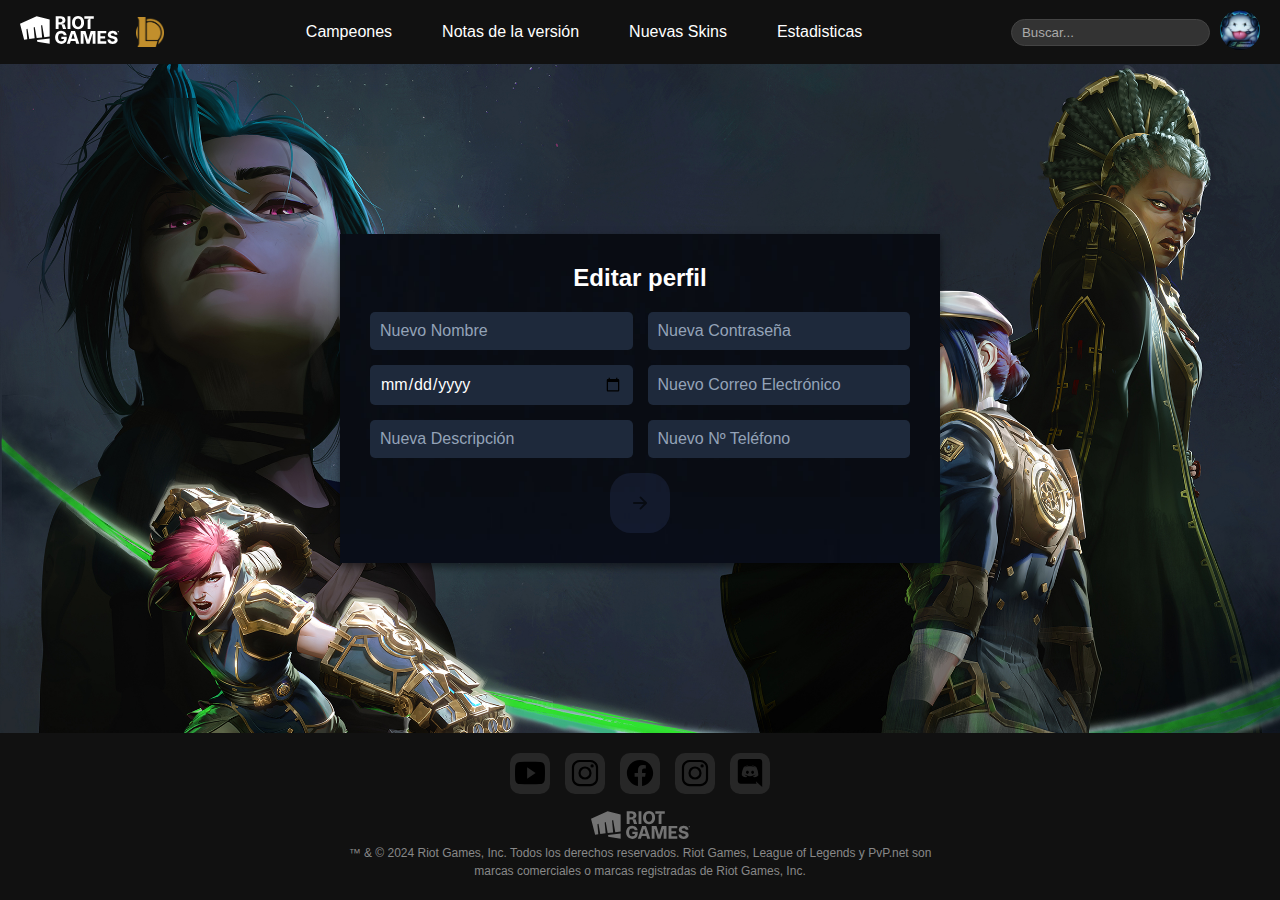
<file: html/editar_perfil.html>
<!DOCTYPE html>
<html lang="es">
<head>
    <meta charset="UTF-8">
    <meta name="viewport" content="width=device-width, initial-scale=1.0">
    <link rel="stylesheet" href="../css/editar_perfil.css">
    <link rel="stylesheet" href="../css/header.css">
    <link rel="stylesheet" href="../css/footer.css">
    <title>Editar Perfil</title>
    <style>

        .logo-header {
          fill: white;
          cursor: pointer;
        }
  
        .logo-header:hover {
          fill: red;
        }
  
        .logo-footer {
          fill: rgb(115, 115, 115);
          cursor: pointer;
        }
  
        .logo-footer:hover {
          fill: white;
        }
  
    </style>    
</head>
<body>
    <header class="header">
        <div class="logo-container">
            <a href="../html/index_iniciado.html"><svg width="99" height="32" viewBox="0 0 587.93 165" class="logo-header"><title> Riot Games </title><title>riotLogo-mobile21</title><path d="M98.77.33 0 46.07l24.61 93.66 18.73-2.3-5.15-58.89 6.15-2.74L54.96 136l32.01-3.93-5.69-65 6.09-2.71 11.68 66.23 32.38-3.98-6.23-71.25 6.16-2.74 12.77 72.43 32.01-3.93V19.71L98.77.33zm2.32 142.05 1.63 9.22 73.42 12.24v-30.68l-75.01 9.22h-.04zm144.49-19.22v12.63h15.57a14.84 14.84 0 0 1-1.92 7.31 13 13 0 0 1-5.6 5.11 20 20 0 0 1-8.9 1.8 17.53 17.53 0 0 1-10-2.8 17.87 17.87 0 0 1-6.44-8.14 33.06 33.06 0 0 1-2.27-12.93 31.81 31.81 0 0 1 2.32-12.81 18.14 18.14 0 0 1 6.5-8 17.27 17.27 0 0 1 9.82-2.78 19.31 19.31 0 0 1 5.36.71 14.15 14.15 0 0 1 4.33 2.09 12.92 12.92 0 0 1 3.18 3.29 15.61 15.61 0 0 1 2 4.44h17.27a27.22 27.22 0 0 0-3.46-10.28 28.84 28.84 0 0 0-7.05-8.1 32.6 32.6 0 0 0-9.91-5.29 37.91 37.91 0 0 0-12.06-1.86 37.32 37.32 0 0 0-14 2.6 32.6 32.6 0 0 0-11.36 7.61 35 35 0 0 0-7.61 12.21 46.15 46.15 0 0 0-2.73 16.44q0 11.94 4.54 20.59a32.4 32.4 0 0 0 12.69 13.27 39.84 39.84 0 0 0 35.84.84 28.39 28.39 0 0 0 11.67-11q4.25-7.19 4.24-17.2v-9.76Zm215.03 40.81V88.53h51.67v13.96h-34.62v16.76h27.99v13.96h-27.99v16.8h34.7v13.96h-51.75zm101.83-53.3a9 9 0 0 0-3.54-6.64c-2.09-1.59-5-2.38-8.69-2.38a16.63 16.63 0 0 0-6.26 1 8.62 8.62 0 0 0-3.83 2.78 6.74 6.74 0 0 0-1.33 4 6.2 6.2 0 0 0 .79 3.29 7.27 7.27 0 0 0 2.4 2.45 16.54 16.54 0 0 0 3.7 1.79 40.14 40.14 0 0 0 4.64 1.31l6.63 1.54a47.19 47.19 0 0 1 9.45 3.08 27.46 27.46 0 0 1 7.2 4.68 18.84 18.84 0 0 1 4.58 6.39 20.37 20.37 0 0 1 1.61 8.29 20.65 20.65 0 0 1-3.54 12.11 22.56 22.56 0 0 1-10.15 7.85 41.31 41.31 0 0 1-15.93 2.76 42.69 42.69 0 0 1-16.17-2.81 23.22 23.22 0 0 1-10.72-8.48q-3.83-5.66-4-14.12h16.43a10.68 10.68 0 0 0 7.05 9.94 19.37 19.37 0 0 0 7.24 1.26 18.44 18.44 0 0 0 6.66-1.09 10 10 0 0 0 4.33-3 7.22 7.22 0 0 0 1.57-4.48 6.16 6.16 0 0 0-1.42-4 10.86 10.86 0 0 0-4.14-2.81 42.07 42.07 0 0 0-6.89-2.14l-8.07-1.95q-9.65-2.3-15.23-7.26t-5.54-13.44a19.86 19.86 0 0 1 3.72-12.12 24.74 24.74 0 0 1 10.33-8.11 36.74 36.74 0 0 1 15-2.91 35.62 35.62 0 0 1 14.92 2.91 23.43 23.43 0 0 1 9.91 8.14 21.54 21.54 0 0 1 3.6 12.12Zm-113.99 53.3h-16.87v-57.35l-1.73-.02-17.04 57.37h-16.86l-16.58-57.37-2.15.02v57.35h-16.87V88.53h28.67l14.48 50.56h1.75l14.48-50.56h28.72v75.44zm-114.66 0h18.27l-25.33-75.43h-23.15l-25.37 75.43h18.3l4.93-16.54h27.42Zm-28.43-29.7 8.22-27.65h3.1l8.26 27.65Zm278.58-37.76a4 4 0 0 1-3.67-2.44 4 4 0 0 1 0-3.1 4 4 0 0 1 .85-1.27 4.25 4.25 0 0 1 1.27-.86 4.15 4.15 0 0 1 3.1 0 4.13 4.13 0 0 1 1.27.86 4.08 4.08 0 0 1 .86 1.27 4 4 0 0 1 0 3.1 4.08 4.08 0 0 1-.86 1.27 4 4 0 0 1-1.27.86 4 4 0 0 1-1.55.31Zm0-1.09a2.84 2.84 0 0 0 1.47-.39 2.94 2.94 0 0 0 1.05-1 2.93 2.93 0 0 0 0-2.92 3 3 0 0 0-1.06-1 2.93 2.93 0 0 0-2.92 0 3 3 0 0 0-1 1 2.86 2.86 0 0 0 0 2.92 3 3 0 0 0 1 1 2.83 2.83 0 0 0 1.46.39Zm-1.46-1.15V90.6h1.78a1.52 1.52 0 0 1 .69.15 1.13 1.13 0 0 1 .47.42 1.24 1.24 0 0 1 .17.66 1.16 1.16 0 0 1-.18.66 1 1 0 0 1-.48.41 1.56 1.56 0 0 1-.7.14h-1.2v-.72h1a.52.52 0 0 0 .36-.12.5.5 0 0 0 .14-.37.47.47 0 0 0-.14-.37.52.52 0 0 0-.36-.12h-.55v2.93Zm2.39-1.68.82 1.68h-1.11l-.75-1.68ZM282.41 1.03h17.05v75.44h-17.05zm98.02 37.72q0 12.42-4.71 21a32.67 32.67 0 0 1-12.79 13.17 38.57 38.57 0 0 1-36.31 0 32.75 32.75 0 0 1-12.79-13.2q-4.71-8.66-4.71-21t4.71-21.05a32.67 32.67 0 0 1 12.75-13.14 38.65 38.65 0 0 1 36.31 0 32.67 32.67 0 0 1 12.79 13.17q4.71 8.64 4.71 21.05m-17.35 0a33.35 33.35 0 0 0-2.23-13 17.47 17.47 0 0 0-6.33-8 18.57 18.57 0 0 0-19.45 0 17.57 17.57 0 0 0-6.35 8 38.59 38.59 0 0 0 0 26 17.49 17.49 0 0 0 6.35 8 18.57 18.57 0 0 0 19.45 0 17.39 17.39 0 0 0 6.33-8 33.4 33.4 0 0 0 2.23-13M246.58 50.17l8.76 26.3h18.71l-9.74-28.33h-13.23l-.79-2.44c2.52-.49 6.83-1.25 10.65-3.85a20 20 0 0 0 8.75-16.39 24.15 24.15 0 0 0-3.26-12.75 21.9 21.9 0 0 0-9.36-8.64 32.56 32.56 0 0 0-14.64-3H212v75.4h17.06v-26.3Zm-.32-15.61a19.35 19.35 0 0 1-7.26 1.18h-9.94V14.88h9.91a18.68 18.68 0 0 1 7.25 1.24 9.12 9.12 0 0 1 4.4 3.7 10 10 0 0 1 1.5 5.64 9.65 9.65 0 0 1-1.48 5.55 8.86 8.86 0 0 1-4.38 3.55M382.04 1.03v14h29.3l.8 2.45c-2.48.48-6.67 1.22-10.43 3.7v55.31h16.87v-61.5h19.62v-14Z"></path></svg></a>
            <img src="../img/lol-league-of-Legends-logo.png" alt="LoL" class="logo_lol">
        </div>
        <nav class="nav">
            <a href="../html/campeones.html" class="nav-link">Campeones</a>
            <a href="../html/notas_parche.html" class="nav-link">Notas de la versión</a>
            <a href="../html/nuevas_skins.html" class="nav-link">Nuevas Skins</a>
            <a href="../html/estadisticas.html" class="nav-link">Estadisticas</a>
        </nav>
        <div class="search-login">
            <input type="text" class="search" placeholder="Buscar...">
            <a href="../html/perfil.html"><img src="../img/perfil.jpg" alt="Perfil" class="perfil-img"></a>
        </div>
    </header>

    <!-- Contenido Principal -->
    <main class="main-content">
        <div class="form-container">
            <h2>Editar perfil</h2>
            <form action="../html/index_iniciado.html">
                <input type="text" placeholder="Nuevo Nombre">
                <input type="password" placeholder="Nueva Contraseña">
                <input type="date" placeholder="Nueva Fecha Nacimiento">
                <input type="email" placeholder="Nuevo Correo Electrónico">
                <input type="text" placeholder="Nueva Descripción">
                <input type="tel" placeholder="Nuevo Nº Teléfono">
  
                <button type="submit" class="submit-btn">
                    <img src="../img/arrow-forward-outline.svg" alt="submit">
                </button>
            </form>

        </div>
    </main>
    
    <footer class="footer">
        <!-- Sección de íconos sociales -->
        <section class="social-icons">
            <article class="icon"><a href="#"><img src="../img/logo-youtube.svg" alt="YouTube"></a></article>
            <article class="icon"><a href="#"><img src="../img/logo-instagram.svg" alt="X (Twitter)"></a></article>
            <article class="icon"><a href="#"><img src="../img/logo-facebook.svg"alt="Facebook"></a></article>
            <article class="icon"><a href="#"><img src="../img/logo-instagram.svg" alt="Instagram"></a></article>
            <article class="icon"><a href="#"><img src="../img/logo-discord.svg" alt="Discord"></a></article>
        </section>

        <!-- Sección del logo -->
         <section class="logo">
            <a href="../index.html">
                <svg width="99" height="32" viewBox="0 0 587.93 165" class="logo-footer"><title> Riot Games </title><title>riotLogo-mobile21</title><path d="M98.77.33 0 46.07l24.61 93.66 18.73-2.3-5.15-58.89 6.15-2.74L54.96 136l32.01-3.93-5.69-65 6.09-2.71 11.68 66.23 32.38-3.98-6.23-71.25 6.16-2.74 12.77 72.43 32.01-3.93V19.71L98.77.33zm2.32 142.05 1.63 9.22 73.42 12.24v-30.68l-75.01 9.22h-.04zm144.49-19.22v12.63h15.57a14.84 14.84 0 0 1-1.92 7.31 13 13 0 0 1-5.6 5.11 20 20 0 0 1-8.9 1.8 17.53 17.53 0 0 1-10-2.8 17.87 17.87 0 0 1-6.44-8.14 33.06 33.06 0 0 1-2.27-12.93 31.81 31.81 0 0 1 2.32-12.81 18.14 18.14 0 0 1 6.5-8 17.27 17.27 0 0 1 9.82-2.78 19.31 19.31 0 0 1 5.36.71 14.15 14.15 0 0 1 4.33 2.09 12.92 12.92 0 0 1 3.18 3.29 15.61 15.61 0 0 1 2 4.44h17.27a27.22 27.22 0 0 0-3.46-10.28 28.84 28.84 0 0 0-7.05-8.1 32.6 32.6 0 0 0-9.91-5.29 37.91 37.91 0 0 0-12.06-1.86 37.32 37.32 0 0 0-14 2.6 32.6 32.6 0 0 0-11.36 7.61 35 35 0 0 0-7.61 12.21 46.15 46.15 0 0 0-2.73 16.44q0 11.94 4.54 20.59a32.4 32.4 0 0 0 12.69 13.27 39.84 39.84 0 0 0 35.84.84 28.39 28.39 0 0 0 11.67-11q4.25-7.19 4.24-17.2v-9.76Zm215.03 40.81V88.53h51.67v13.96h-34.62v16.76h27.99v13.96h-27.99v16.8h34.7v13.96h-51.75zm101.83-53.3a9 9 0 0 0-3.54-6.64c-2.09-1.59-5-2.38-8.69-2.38a16.63 16.63 0 0 0-6.26 1 8.62 8.62 0 0 0-3.83 2.78 6.74 6.74 0 0 0-1.33 4 6.2 6.2 0 0 0 .79 3.29 7.27 7.27 0 0 0 2.4 2.45 16.54 16.54 0 0 0 3.7 1.79 40.14 40.14 0 0 0 4.64 1.31l6.63 1.54a47.19 47.19 0 0 1 9.45 3.08 27.46 27.46 0 0 1 7.2 4.68 18.84 18.84 0 0 1 4.58 6.39 20.37 20.37 0 0 1 1.61 8.29 20.65 20.65 0 0 1-3.54 12.11 22.56 22.56 0 0 1-10.15 7.85 41.31 41.31 0 0 1-15.93 2.76 42.69 42.69 0 0 1-16.17-2.81 23.22 23.22 0 0 1-10.72-8.48q-3.83-5.66-4-14.12h16.43a10.68 10.68 0 0 0 7.05 9.94 19.37 19.37 0 0 0 7.24 1.26 18.44 18.44 0 0 0 6.66-1.09 10 10 0 0 0 4.33-3 7.22 7.22 0 0 0 1.57-4.48 6.16 6.16 0 0 0-1.42-4 10.86 10.86 0 0 0-4.14-2.81 42.07 42.07 0 0 0-6.89-2.14l-8.07-1.95q-9.65-2.3-15.23-7.26t-5.54-13.44a19.86 19.86 0 0 1 3.72-12.12 24.74 24.74 0 0 1 10.33-8.11 36.74 36.74 0 0 1 15-2.91 35.62 35.62 0 0 1 14.92 2.91 23.43 23.43 0 0 1 9.91 8.14 21.54 21.54 0 0 1 3.6 12.12Zm-113.99 53.3h-16.87v-57.35l-1.73-.02-17.04 57.37h-16.86l-16.58-57.37-2.15.02v57.35h-16.87V88.53h28.67l14.48 50.56h1.75l14.48-50.56h28.72v75.44zm-114.66 0h18.27l-25.33-75.43h-23.15l-25.37 75.43h18.3l4.93-16.54h27.42Zm-28.43-29.7 8.22-27.65h3.1l8.26 27.65Zm278.58-37.76a4 4 0 0 1-3.67-2.44 4 4 0 0 1 0-3.1 4 4 0 0 1 .85-1.27 4.25 4.25 0 0 1 1.27-.86 4.15 4.15 0 0 1 3.1 0 4.13 4.13 0 0 1 1.27.86 4.08 4.08 0 0 1 .86 1.27 4 4 0 0 1 0 3.1 4.08 4.08 0 0 1-.86 1.27 4 4 0 0 1-1.27.86 4 4 0 0 1-1.55.31Zm0-1.09a2.84 2.84 0 0 0 1.47-.39 2.94 2.94 0 0 0 1.05-1 2.93 2.93 0 0 0 0-2.92 3 3 0 0 0-1.06-1 2.93 2.93 0 0 0-2.92 0 3 3 0 0 0-1 1 2.86 2.86 0 0 0 0 2.92 3 3 0 0 0 1 1 2.83 2.83 0 0 0 1.46.39Zm-1.46-1.15V90.6h1.78a1.52 1.52 0 0 1 .69.15 1.13 1.13 0 0 1 .47.42 1.24 1.24 0 0 1 .17.66 1.16 1.16 0 0 1-.18.66 1 1 0 0 1-.48.41 1.56 1.56 0 0 1-.7.14h-1.2v-.72h1a.52.52 0 0 0 .36-.12.5.5 0 0 0 .14-.37.47.47 0 0 0-.14-.37.52.52 0 0 0-.36-.12h-.55v2.93Zm2.39-1.68.82 1.68h-1.11l-.75-1.68ZM282.41 1.03h17.05v75.44h-17.05zm98.02 37.72q0 12.42-4.71 21a32.67 32.67 0 0 1-12.79 13.17 38.57 38.57 0 0 1-36.31 0 32.75 32.75 0 0 1-12.79-13.2q-4.71-8.66-4.71-21t4.71-21.05a32.67 32.67 0 0 1 12.75-13.14 38.65 38.65 0 0 1 36.31 0 32.67 32.67 0 0 1 12.79 13.17q4.71 8.64 4.71 21.05m-17.35 0a33.35 33.35 0 0 0-2.23-13 17.47 17.47 0 0 0-6.33-8 18.57 18.57 0 0 0-19.45 0 17.57 17.57 0 0 0-6.35 8 38.59 38.59 0 0 0 0 26 17.49 17.49 0 0 0 6.35 8 18.57 18.57 0 0 0 19.45 0 17.39 17.39 0 0 0 6.33-8 33.4 33.4 0 0 0 2.23-13M246.58 50.17l8.76 26.3h18.71l-9.74-28.33h-13.23l-.79-2.44c2.52-.49 6.83-1.25 10.65-3.85a20 20 0 0 0 8.75-16.39 24.15 24.15 0 0 0-3.26-12.75 21.9 21.9 0 0 0-9.36-8.64 32.56 32.56 0 0 0-14.64-3H212v75.4h17.06v-26.3Zm-.32-15.61a19.35 19.35 0 0 1-7.26 1.18h-9.94V14.88h9.91a18.68 18.68 0 0 1 7.25 1.24 9.12 9.12 0 0 1 4.4 3.7 10 10 0 0 1 1.5 5.64 9.65 9.65 0 0 1-1.48 5.55 8.86 8.86 0 0 1-4.38 3.55M382.04 1.03v14h29.3l.8 2.45c-2.48.48-6.67 1.22-10.43 3.7v55.31h16.87v-61.5h19.62v-14Z"></path></svg>
            </a>
        </section>
        

        <!-- Sección del texto legal -->
        <section class="legal-text">
            <article>
                <p>™ & © 2024 Riot Games, Inc. Todos los derechos reservados. Riot Games, League of Legends y PvP.net son marcas comerciales o marcas registradas de Riot Games, Inc.</p>
            </article>
        </section>
    </footer>
</body>
</html>
</file>
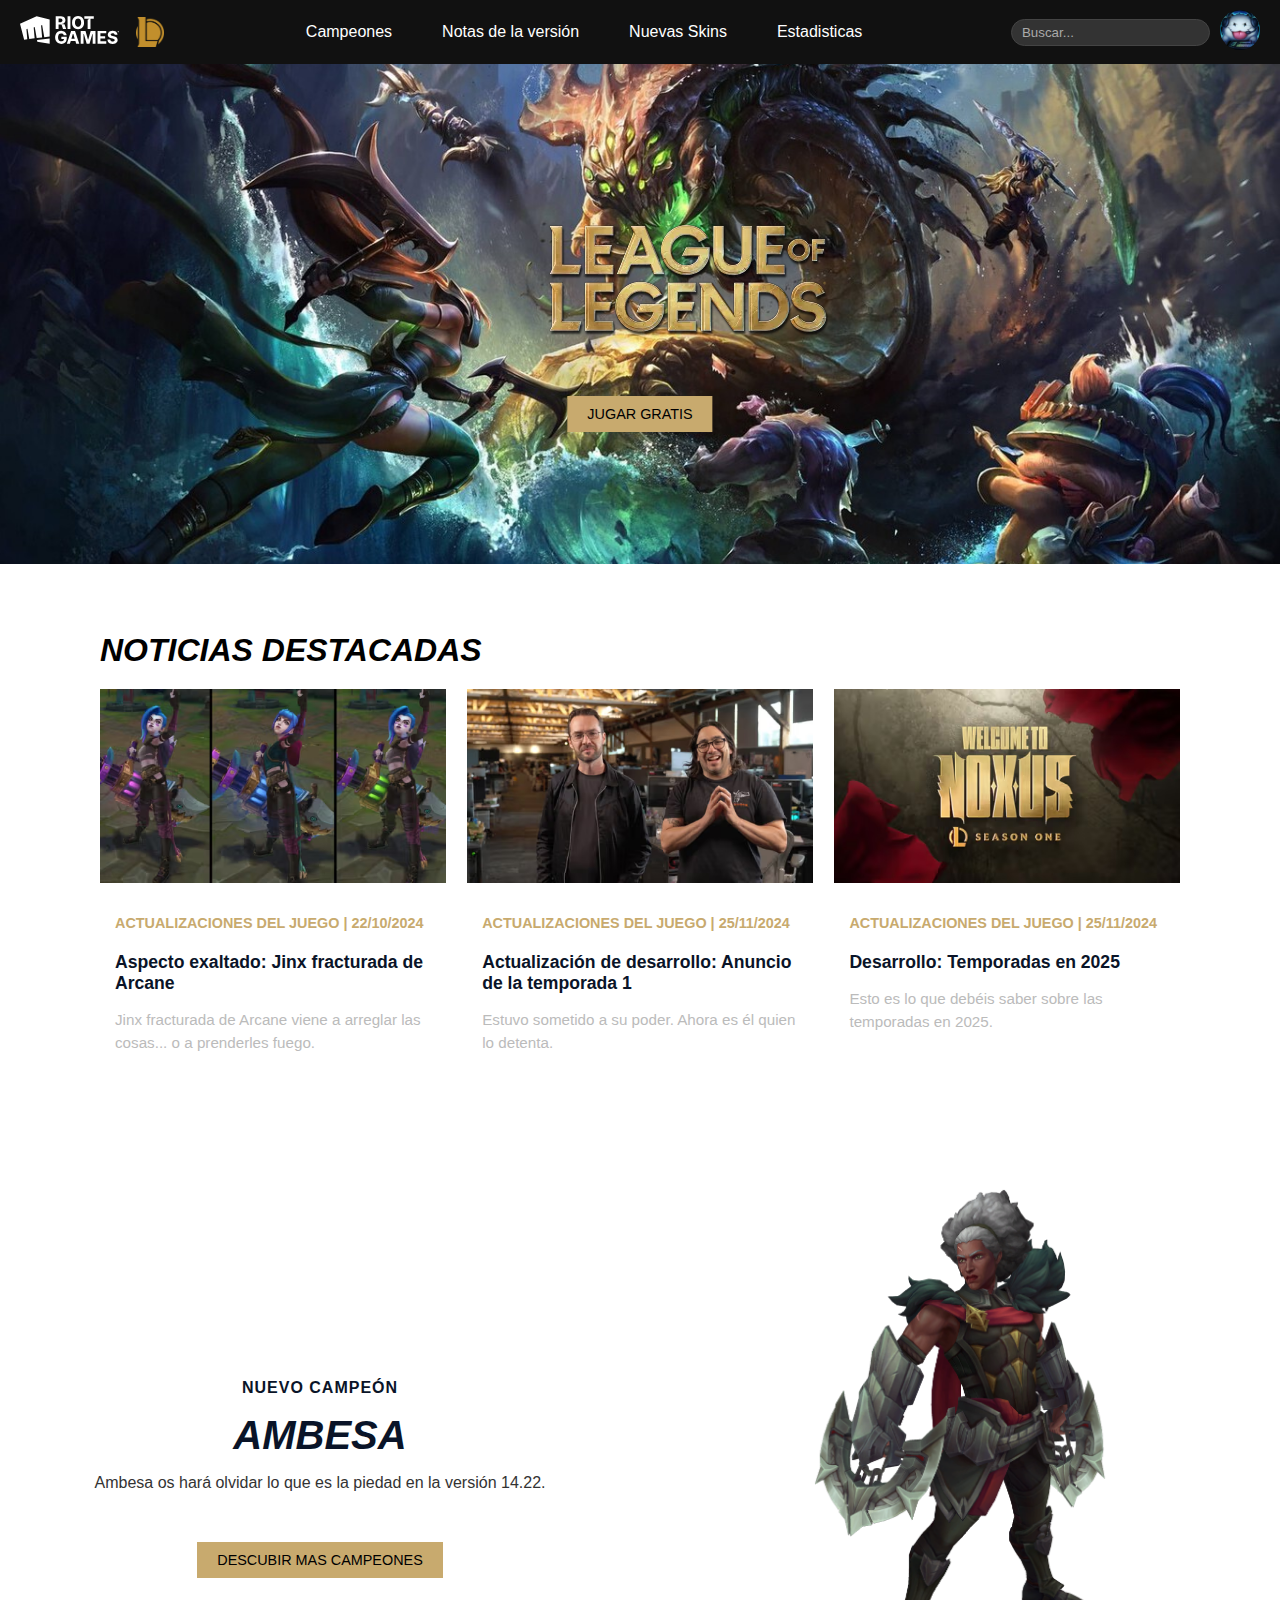
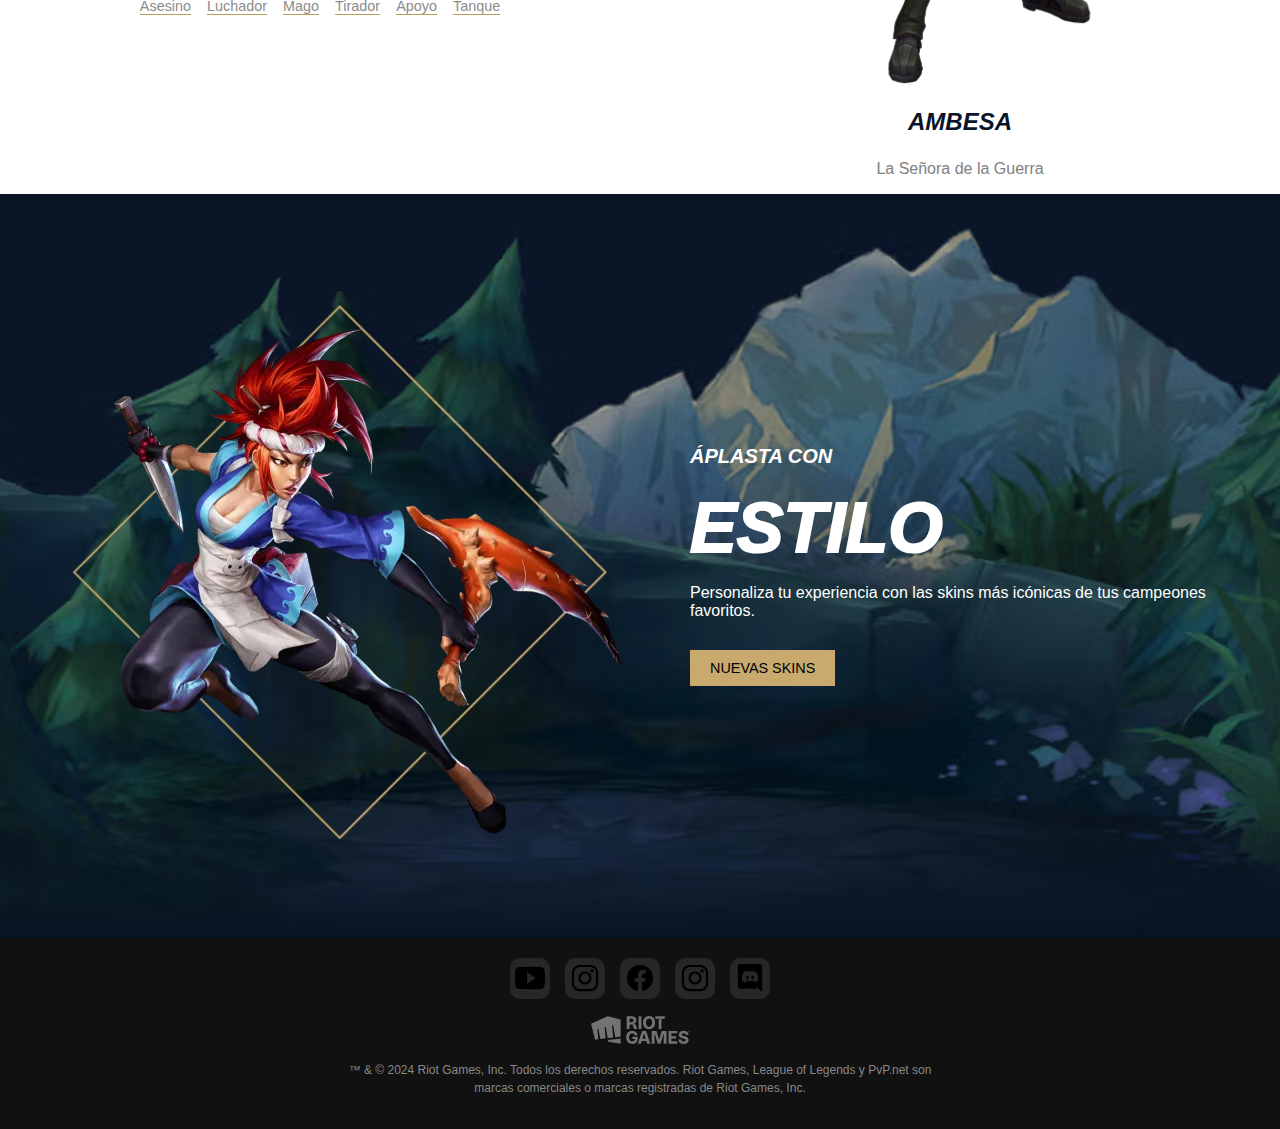
<file: html/index_iniciado.html>
<!DOCTYPE html>
<html lang="es">
<head>
    <meta charset="UTF-8">
    <meta name="viewport" content="width=device-width, initial-scale=1.0">
    <link rel="stylesheet" href="../css/index_iniciado.css">
    <link rel="stylesheet" href="../css/header.css">
    <link rel="stylesheet" href="../css/footer.css">

    <title>Home Iniciado</title>
    <style>
        .logo-header {
          fill: white;
          cursor: pointer;
        }
  
        .logo-header:hover {
          fill: red;
        }
  
        .logo-footer {
          fill: rgb(115, 115, 115);
          cursor: pointer;
        }
  
        .logo-footer:hover {
          fill: white;
        }  
    </style>    
</head>
<body>
    <header class="header">
        <div class="logo-container">
            <a href="../index.html"><svg width="99" height="32" viewBox="0 0 587.93 165" class="logo-header"><title> Riot Games </title><title>riotLogo-mobile21</title><path d="M98.77.33 0 46.07l24.61 93.66 18.73-2.3-5.15-58.89 6.15-2.74L54.96 136l32.01-3.93-5.69-65 6.09-2.71 11.68 66.23 32.38-3.98-6.23-71.25 6.16-2.74 12.77 72.43 32.01-3.93V19.71L98.77.33zm2.32 142.05 1.63 9.22 73.42 12.24v-30.68l-75.01 9.22h-.04zm144.49-19.22v12.63h15.57a14.84 14.84 0 0 1-1.92 7.31 13 13 0 0 1-5.6 5.11 20 20 0 0 1-8.9 1.8 17.53 17.53 0 0 1-10-2.8 17.87 17.87 0 0 1-6.44-8.14 33.06 33.06 0 0 1-2.27-12.93 31.81 31.81 0 0 1 2.32-12.81 18.14 18.14 0 0 1 6.5-8 17.27 17.27 0 0 1 9.82-2.78 19.31 19.31 0 0 1 5.36.71 14.15 14.15 0 0 1 4.33 2.09 12.92 12.92 0 0 1 3.18 3.29 15.61 15.61 0 0 1 2 4.44h17.27a27.22 27.22 0 0 0-3.46-10.28 28.84 28.84 0 0 0-7.05-8.1 32.6 32.6 0 0 0-9.91-5.29 37.91 37.91 0 0 0-12.06-1.86 37.32 37.32 0 0 0-14 2.6 32.6 32.6 0 0 0-11.36 7.61 35 35 0 0 0-7.61 12.21 46.15 46.15 0 0 0-2.73 16.44q0 11.94 4.54 20.59a32.4 32.4 0 0 0 12.69 13.27 39.84 39.84 0 0 0 35.84.84 28.39 28.39 0 0 0 11.67-11q4.25-7.19 4.24-17.2v-9.76Zm215.03 40.81V88.53h51.67v13.96h-34.62v16.76h27.99v13.96h-27.99v16.8h34.7v13.96h-51.75zm101.83-53.3a9 9 0 0 0-3.54-6.64c-2.09-1.59-5-2.38-8.69-2.38a16.63 16.63 0 0 0-6.26 1 8.62 8.62 0 0 0-3.83 2.78 6.74 6.74 0 0 0-1.33 4 6.2 6.2 0 0 0 .79 3.29 7.27 7.27 0 0 0 2.4 2.45 16.54 16.54 0 0 0 3.7 1.79 40.14 40.14 0 0 0 4.64 1.31l6.63 1.54a47.19 47.19 0 0 1 9.45 3.08 27.46 27.46 0 0 1 7.2 4.68 18.84 18.84 0 0 1 4.58 6.39 20.37 20.37 0 0 1 1.61 8.29 20.65 20.65 0 0 1-3.54 12.11 22.56 22.56 0 0 1-10.15 7.85 41.31 41.31 0 0 1-15.93 2.76 42.69 42.69 0 0 1-16.17-2.81 23.22 23.22 0 0 1-10.72-8.48q-3.83-5.66-4-14.12h16.43a10.68 10.68 0 0 0 7.05 9.94 19.37 19.37 0 0 0 7.24 1.26 18.44 18.44 0 0 0 6.66-1.09 10 10 0 0 0 4.33-3 7.22 7.22 0 0 0 1.57-4.48 6.16 6.16 0 0 0-1.42-4 10.86 10.86 0 0 0-4.14-2.81 42.07 42.07 0 0 0-6.89-2.14l-8.07-1.95q-9.65-2.3-15.23-7.26t-5.54-13.44a19.86 19.86 0 0 1 3.72-12.12 24.74 24.74 0 0 1 10.33-8.11 36.74 36.74 0 0 1 15-2.91 35.62 35.62 0 0 1 14.92 2.91 23.43 23.43 0 0 1 9.91 8.14 21.54 21.54 0 0 1 3.6 12.12Zm-113.99 53.3h-16.87v-57.35l-1.73-.02-17.04 57.37h-16.86l-16.58-57.37-2.15.02v57.35h-16.87V88.53h28.67l14.48 50.56h1.75l14.48-50.56h28.72v75.44zm-114.66 0h18.27l-25.33-75.43h-23.15l-25.37 75.43h18.3l4.93-16.54h27.42Zm-28.43-29.7 8.22-27.65h3.1l8.26 27.65Zm278.58-37.76a4 4 0 0 1-3.67-2.44 4 4 0 0 1 0-3.1 4 4 0 0 1 .85-1.27 4.25 4.25 0 0 1 1.27-.86 4.15 4.15 0 0 1 3.1 0 4.13 4.13 0 0 1 1.27.86 4.08 4.08 0 0 1 .86 1.27 4 4 0 0 1 0 3.1 4.08 4.08 0 0 1-.86 1.27 4 4 0 0 1-1.27.86 4 4 0 0 1-1.55.31Zm0-1.09a2.84 2.84 0 0 0 1.47-.39 2.94 2.94 0 0 0 1.05-1 2.93 2.93 0 0 0 0-2.92 3 3 0 0 0-1.06-1 2.93 2.93 0 0 0-2.92 0 3 3 0 0 0-1 1 2.86 2.86 0 0 0 0 2.92 3 3 0 0 0 1 1 2.83 2.83 0 0 0 1.46.39Zm-1.46-1.15V90.6h1.78a1.52 1.52 0 0 1 .69.15 1.13 1.13 0 0 1 .47.42 1.24 1.24 0 0 1 .17.66 1.16 1.16 0 0 1-.18.66 1 1 0 0 1-.48.41 1.56 1.56 0 0 1-.7.14h-1.2v-.72h1a.52.52 0 0 0 .36-.12.5.5 0 0 0 .14-.37.47.47 0 0 0-.14-.37.52.52 0 0 0-.36-.12h-.55v2.93Zm2.39-1.68.82 1.68h-1.11l-.75-1.68ZM282.41 1.03h17.05v75.44h-17.05zm98.02 37.72q0 12.42-4.71 21a32.67 32.67 0 0 1-12.79 13.17 38.57 38.57 0 0 1-36.31 0 32.75 32.75 0 0 1-12.79-13.2q-4.71-8.66-4.71-21t4.71-21.05a32.67 32.67 0 0 1 12.75-13.14 38.65 38.65 0 0 1 36.31 0 32.67 32.67 0 0 1 12.79 13.17q4.71 8.64 4.71 21.05m-17.35 0a33.35 33.35 0 0 0-2.23-13 17.47 17.47 0 0 0-6.33-8 18.57 18.57 0 0 0-19.45 0 17.57 17.57 0 0 0-6.35 8 38.59 38.59 0 0 0 0 26 17.49 17.49 0 0 0 6.35 8 18.57 18.57 0 0 0 19.45 0 17.39 17.39 0 0 0 6.33-8 33.4 33.4 0 0 0 2.23-13M246.58 50.17l8.76 26.3h18.71l-9.74-28.33h-13.23l-.79-2.44c2.52-.49 6.83-1.25 10.65-3.85a20 20 0 0 0 8.75-16.39 24.15 24.15 0 0 0-3.26-12.75 21.9 21.9 0 0 0-9.36-8.64 32.56 32.56 0 0 0-14.64-3H212v75.4h17.06v-26.3Zm-.32-15.61a19.35 19.35 0 0 1-7.26 1.18h-9.94V14.88h9.91a18.68 18.68 0 0 1 7.25 1.24 9.12 9.12 0 0 1 4.4 3.7 10 10 0 0 1 1.5 5.64 9.65 9.65 0 0 1-1.48 5.55 8.86 8.86 0 0 1-4.38 3.55M382.04 1.03v14h29.3l.8 2.45c-2.48.48-6.67 1.22-10.43 3.7v55.31h16.87v-61.5h19.62v-14Z"></path></svg></a>
            <img src="../img/lol-league-of-Legends-logo.png" alt="LoL" class="logo_lol">
        </div>
        <nav class="nav">
            <a href="../html/campeones.html" class="nav-link">Campeones</a>
            <a href="../html/notas_parche.html" class="nav-link">Notas de la versión</a>
            <a href="../html/nuevas_skins.html" class="nav-link">Nuevas Skins</a>
            <a href="../html/estadisticas.html" class="nav-link">Estadisticas</a>
        </nav>
        <div class="search-login">
            <input type="text" class="search" placeholder="Buscar...">
            <a href="../html/perfil.html"><img src="../img/perfil.jpg" alt="Perfil" class="perfil-img"></a>
        </div>
    </header>

    <main class="main-content">
        <!-- Hero Section -->
        <section class="hero">
            <img src="../img/league.png" alt="League of Legends" class="hero-image">
            <div class="hero-overlay">
                <a href="../html/login.html"><button class="button">JUGAR GRATIS</button></a>
            </div>
        </section>
    
        <!-- Noticias destacadas -->++
        <section class="news">
            <h2>NOTICIAS DESTACADAS</h2>
            <div class="news-dards">
                <article class="news-card">
                    <img src="../img/noticia1.avif" alt="Habilidades de Ambesa">
                    <div class="news-card-content">
                        <p class="category">ACTUALIZACIONES DEL JUEGO | 22/10/2024</p>
                        <h3>Aspecto exaltado: Jinx fracturada de Arcane</h3>
                        <p>Jinx fracturada de Arcane viene a arreglar las cosas... o a prenderles fuego.</p>
                    </div>
                </article>
                <article class="news-card">
                    <img src="../img/noticia2.avif" alt="Tráiler de Estrella oscura 2024">
                    <div class="news-card-content">
                        <p class="category">ACTUALIZACIONES DEL JUEGO | 25/11/2024</p>
                        <h3>Actualización de desarrollo: Anuncio de la temporada 1</h3>
                        <p>Estuvo sometido a su poder. Ahora es él quien lo detenta.</p>
                    </div>
                </article>
                <article class="news-card">
                    <img src="../img/noticia3.avif" alt="Arcane: Tráiler 'Come Play'">
                    <div class="news-card-content">
                        <p class="category">ACTUALIZACIONES DEL JUEGO | 25/11/2024</p>
                        <h3>Desarrollo: Temporadas en 2025</h3>
                        <p>Esto es lo que debéis saber sobre las temporadas en 2025.</p>
                    </div>
                </article>
            </div>
        </section>

        <section class="champion-intro">
        
            <div class="champion-content">
                <!-- Columna Izquierda -->
                <div class="champion-left">
                <h3 class="champion-subtitle">NUEVO CAMPEÓN</h3>
                <h1 class="champion-name"> <i>AMBESA</i></h1>
                <p class="champion-description">
                    Ambesa os hará olvidar lo que es la piedad en la versión 14.22.
                </p>
                <a href="../html/campeones.html"><button class="button">DESCUBIR MAS CAMPEONES</button></a>
                <div class="roles-icons">
                    <span>Asesino</span>
                    <span>Luchador</span>
                    <span>Mago</span>
                    <span>Tirador</span>
                    <span>Apoyo</span>
                    <span>Tanque</span>
                </div>
                </div>
                <!-- Columna Derecha -->
                <div class="champion-right">
                <img src="../img/ambesa.png" alt="Ambesa" class="champion-image">
                <p class="champion-title">AMBESA</p>
                <p class="champion-role">La Señora de la Guerra</p>
                </div>
            </div>
        </section>
            
    
        <!-- Sección promocional -->
        <section class="promo">
            <div>
                <img src="../img/akali.png" alt="akali" class="akali">
            </div>
            <div class="promo-content">
                <h2>ÁPLASTA CON</h2>
                <h1>ESTILO</h1>
                <p>Personaliza tu experiencia con las skins más icónicas de tus campeones favoritos.</p>
                <a href="../html/nuevas_skins.html"><button class="button">NUEVAS SKINS</button></a>
            </div>
        </section>
    </main>
    
   
    <footer class="footer">
        <!-- Sección de íconos sociales -->
        <section class="social-icons">
            <article class="icon"><a href="#"><img src="../img/logo-youtube.svg" alt="YouTube"></a></article>
            <article class="icon"><a href="#"><img src="../img/logo-instagram.svg" alt="X (Twitter)"></a></article>
            <article class="icon"><a href="#"><img src="../img/logo-facebook.svg"alt="Facebook"></a></article>
            <article class="icon"><a href="#"><img src="../img/logo-instagram.svg" alt="Instagram"></a></article>
            <article class="icon"><a href="#"><img src="../img/logo-discord.svg" alt="Discord"></a></article>
        </section>

        <!-- Sección del logo -->
        <section class="logo">
            <svg width="99" height="32" viewBox="0 0 587.93 165" class="logo-footer"><title> Riot Games </title><title>riotLogo-mobile21</title><path d="M98.77.33 0 46.07l24.61 93.66 18.73-2.3-5.15-58.89 6.15-2.74L54.96 136l32.01-3.93-5.69-65 6.09-2.71 11.68 66.23 32.38-3.98-6.23-71.25 6.16-2.74 12.77 72.43 32.01-3.93V19.71L98.77.33zm2.32 142.05 1.63 9.22 73.42 12.24v-30.68l-75.01 9.22h-.04zm144.49-19.22v12.63h15.57a14.84 14.84 0 0 1-1.92 7.31 13 13 0 0 1-5.6 5.11 20 20 0 0 1-8.9 1.8 17.53 17.53 0 0 1-10-2.8 17.87 17.87 0 0 1-6.44-8.14 33.06 33.06 0 0 1-2.27-12.93 31.81 31.81 0 0 1 2.32-12.81 18.14 18.14 0 0 1 6.5-8 17.27 17.27 0 0 1 9.82-2.78 19.31 19.31 0 0 1 5.36.71 14.15 14.15 0 0 1 4.33 2.09 12.92 12.92 0 0 1 3.18 3.29 15.61 15.61 0 0 1 2 4.44h17.27a27.22 27.22 0 0 0-3.46-10.28 28.84 28.84 0 0 0-7.05-8.1 32.6 32.6 0 0 0-9.91-5.29 37.91 37.91 0 0 0-12.06-1.86 37.32 37.32 0 0 0-14 2.6 32.6 32.6 0 0 0-11.36 7.61 35 35 0 0 0-7.61 12.21 46.15 46.15 0 0 0-2.73 16.44q0 11.94 4.54 20.59a32.4 32.4 0 0 0 12.69 13.27 39.84 39.84 0 0 0 35.84.84 28.39 28.39 0 0 0 11.67-11q4.25-7.19 4.24-17.2v-9.76Zm215.03 40.81V88.53h51.67v13.96h-34.62v16.76h27.99v13.96h-27.99v16.8h34.7v13.96h-51.75zm101.83-53.3a9 9 0 0 0-3.54-6.64c-2.09-1.59-5-2.38-8.69-2.38a16.63 16.63 0 0 0-6.26 1 8.62 8.62 0 0 0-3.83 2.78 6.74 6.74 0 0 0-1.33 4 6.2 6.2 0 0 0 .79 3.29 7.27 7.27 0 0 0 2.4 2.45 16.54 16.54 0 0 0 3.7 1.79 40.14 40.14 0 0 0 4.64 1.31l6.63 1.54a47.19 47.19 0 0 1 9.45 3.08 27.46 27.46 0 0 1 7.2 4.68 18.84 18.84 0 0 1 4.58 6.39 20.37 20.37 0 0 1 1.61 8.29 20.65 20.65 0 0 1-3.54 12.11 22.56 22.56 0 0 1-10.15 7.85 41.31 41.31 0 0 1-15.93 2.76 42.69 42.69 0 0 1-16.17-2.81 23.22 23.22 0 0 1-10.72-8.48q-3.83-5.66-4-14.12h16.43a10.68 10.68 0 0 0 7.05 9.94 19.37 19.37 0 0 0 7.24 1.26 18.44 18.44 0 0 0 6.66-1.09 10 10 0 0 0 4.33-3 7.22 7.22 0 0 0 1.57-4.48 6.16 6.16 0 0 0-1.42-4 10.86 10.86 0 0 0-4.14-2.81 42.07 42.07 0 0 0-6.89-2.14l-8.07-1.95q-9.65-2.3-15.23-7.26t-5.54-13.44a19.86 19.86 0 0 1 3.72-12.12 24.74 24.74 0 0 1 10.33-8.11 36.74 36.74 0 0 1 15-2.91 35.62 35.62 0 0 1 14.92 2.91 23.43 23.43 0 0 1 9.91 8.14 21.54 21.54 0 0 1 3.6 12.12Zm-113.99 53.3h-16.87v-57.35l-1.73-.02-17.04 57.37h-16.86l-16.58-57.37-2.15.02v57.35h-16.87V88.53h28.67l14.48 50.56h1.75l14.48-50.56h28.72v75.44zm-114.66 0h18.27l-25.33-75.43h-23.15l-25.37 75.43h18.3l4.93-16.54h27.42Zm-28.43-29.7 8.22-27.65h3.1l8.26 27.65Zm278.58-37.76a4 4 0 0 1-3.67-2.44 4 4 0 0 1 0-3.1 4 4 0 0 1 .85-1.27 4.25 4.25 0 0 1 1.27-.86 4.15 4.15 0 0 1 3.1 0 4.13 4.13 0 0 1 1.27.86 4.08 4.08 0 0 1 .86 1.27 4 4 0 0 1 0 3.1 4.08 4.08 0 0 1-.86 1.27 4 4 0 0 1-1.27.86 4 4 0 0 1-1.55.31Zm0-1.09a2.84 2.84 0 0 0 1.47-.39 2.94 2.94 0 0 0 1.05-1 2.93 2.93 0 0 0 0-2.92 3 3 0 0 0-1.06-1 2.93 2.93 0 0 0-2.92 0 3 3 0 0 0-1 1 2.86 2.86 0 0 0 0 2.92 3 3 0 0 0 1 1 2.83 2.83 0 0 0 1.46.39Zm-1.46-1.15V90.6h1.78a1.52 1.52 0 0 1 .69.15 1.13 1.13 0 0 1 .47.42 1.24 1.24 0 0 1 .17.66 1.16 1.16 0 0 1-.18.66 1 1 0 0 1-.48.41 1.56 1.56 0 0 1-.7.14h-1.2v-.72h1a.52.52 0 0 0 .36-.12.5.5 0 0 0 .14-.37.47.47 0 0 0-.14-.37.52.52 0 0 0-.36-.12h-.55v2.93Zm2.39-1.68.82 1.68h-1.11l-.75-1.68ZM282.41 1.03h17.05v75.44h-17.05zm98.02 37.72q0 12.42-4.71 21a32.67 32.67 0 0 1-12.79 13.17 38.57 38.57 0 0 1-36.31 0 32.75 32.75 0 0 1-12.79-13.2q-4.71-8.66-4.71-21t4.71-21.05a32.67 32.67 0 0 1 12.75-13.14 38.65 38.65 0 0 1 36.31 0 32.67 32.67 0 0 1 12.79 13.17q4.71 8.64 4.71 21.05m-17.35 0a33.35 33.35 0 0 0-2.23-13 17.47 17.47 0 0 0-6.33-8 18.57 18.57 0 0 0-19.45 0 17.57 17.57 0 0 0-6.35 8 38.59 38.59 0 0 0 0 26 17.49 17.49 0 0 0 6.35 8 18.57 18.57 0 0 0 19.45 0 17.39 17.39 0 0 0 6.33-8 33.4 33.4 0 0 0 2.23-13M246.58 50.17l8.76 26.3h18.71l-9.74-28.33h-13.23l-.79-2.44c2.52-.49 6.83-1.25 10.65-3.85a20 20 0 0 0 8.75-16.39 24.15 24.15 0 0 0-3.26-12.75 21.9 21.9 0 0 0-9.36-8.64 32.56 32.56 0 0 0-14.64-3H212v75.4h17.06v-26.3Zm-.32-15.61a19.35 19.35 0 0 1-7.26 1.18h-9.94V14.88h9.91a18.68 18.68 0 0 1 7.25 1.24 9.12 9.12 0 0 1 4.4 3.7 10 10 0 0 1 1.5 5.64 9.65 9.65 0 0 1-1.48 5.55 8.86 8.86 0 0 1-4.38 3.55M382.04 1.03v14h29.3l.8 2.45c-2.48.48-6.67 1.22-10.43 3.7v55.31h16.87v-61.5h19.62v-14Z"></path></svg>
        </section>
        

        <!-- Sección del texto legal -->
        <section class="legal-text">
            <article>
                <p>™ & © 2024 Riot Games, Inc. Todos los derechos reservados. Riot Games, League of Legends y PvP.net son marcas comerciales o marcas registradas de Riot Games, Inc.</p>
            </article>
        </section>
    </footer>
</body>
</html>
</file>
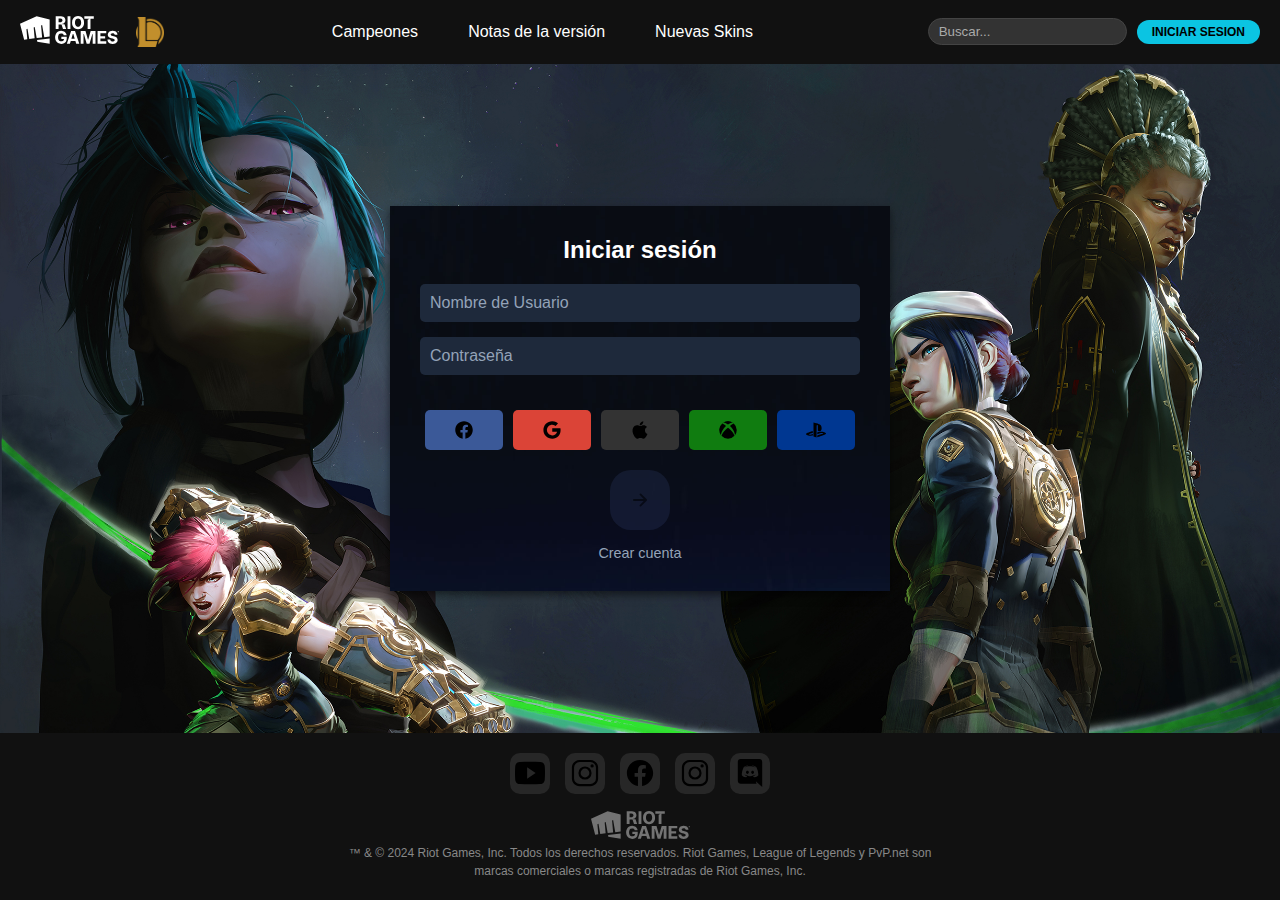
<file: html/login.html>
<!DOCTYPE html>
<html lang="es">
<head>
    <meta charset="UTF-8">
    <meta name="viewport" content="width=device-width, initial-scale=1.0">
    <link rel="stylesheet" href="../css/login.css">
    <link rel="stylesheet" href="../css/header.css">
    <link rel="stylesheet" href="../css/footer.css">
    <title>Login</title>
    <style>

        .logo-header {
          fill: white;
          cursor: pointer;
        }
  
        .logo-header:hover {
          fill: red;
        }
  
        .logo-footer {
          fill: rgb(115, 115, 115);
          cursor: pointer;
        }
  
        .logo-footer:hover {
          fill: white;
        }
  
    </style>    
</head>
<body>
    <header class="header">
        <div class="logo-container">
            <a href="../index.html"><svg width="99" height="32" viewBox="0 0 587.93 165" class="logo-header"><title> Riot Games </title><title>riotLogo-mobile21</title><path d="M98.77.33 0 46.07l24.61 93.66 18.73-2.3-5.15-58.89 6.15-2.74L54.96 136l32.01-3.93-5.69-65 6.09-2.71 11.68 66.23 32.38-3.98-6.23-71.25 6.16-2.74 12.77 72.43 32.01-3.93V19.71L98.77.33zm2.32 142.05 1.63 9.22 73.42 12.24v-30.68l-75.01 9.22h-.04zm144.49-19.22v12.63h15.57a14.84 14.84 0 0 1-1.92 7.31 13 13 0 0 1-5.6 5.11 20 20 0 0 1-8.9 1.8 17.53 17.53 0 0 1-10-2.8 17.87 17.87 0 0 1-6.44-8.14 33.06 33.06 0 0 1-2.27-12.93 31.81 31.81 0 0 1 2.32-12.81 18.14 18.14 0 0 1 6.5-8 17.27 17.27 0 0 1 9.82-2.78 19.31 19.31 0 0 1 5.36.71 14.15 14.15 0 0 1 4.33 2.09 12.92 12.92 0 0 1 3.18 3.29 15.61 15.61 0 0 1 2 4.44h17.27a27.22 27.22 0 0 0-3.46-10.28 28.84 28.84 0 0 0-7.05-8.1 32.6 32.6 0 0 0-9.91-5.29 37.91 37.91 0 0 0-12.06-1.86 37.32 37.32 0 0 0-14 2.6 32.6 32.6 0 0 0-11.36 7.61 35 35 0 0 0-7.61 12.21 46.15 46.15 0 0 0-2.73 16.44q0 11.94 4.54 20.59a32.4 32.4 0 0 0 12.69 13.27 39.84 39.84 0 0 0 35.84.84 28.39 28.39 0 0 0 11.67-11q4.25-7.19 4.24-17.2v-9.76Zm215.03 40.81V88.53h51.67v13.96h-34.62v16.76h27.99v13.96h-27.99v16.8h34.7v13.96h-51.75zm101.83-53.3a9 9 0 0 0-3.54-6.64c-2.09-1.59-5-2.38-8.69-2.38a16.63 16.63 0 0 0-6.26 1 8.62 8.62 0 0 0-3.83 2.78 6.74 6.74 0 0 0-1.33 4 6.2 6.2 0 0 0 .79 3.29 7.27 7.27 0 0 0 2.4 2.45 16.54 16.54 0 0 0 3.7 1.79 40.14 40.14 0 0 0 4.64 1.31l6.63 1.54a47.19 47.19 0 0 1 9.45 3.08 27.46 27.46 0 0 1 7.2 4.68 18.84 18.84 0 0 1 4.58 6.39 20.37 20.37 0 0 1 1.61 8.29 20.65 20.65 0 0 1-3.54 12.11 22.56 22.56 0 0 1-10.15 7.85 41.31 41.31 0 0 1-15.93 2.76 42.69 42.69 0 0 1-16.17-2.81 23.22 23.22 0 0 1-10.72-8.48q-3.83-5.66-4-14.12h16.43a10.68 10.68 0 0 0 7.05 9.94 19.37 19.37 0 0 0 7.24 1.26 18.44 18.44 0 0 0 6.66-1.09 10 10 0 0 0 4.33-3 7.22 7.22 0 0 0 1.57-4.48 6.16 6.16 0 0 0-1.42-4 10.86 10.86 0 0 0-4.14-2.81 42.07 42.07 0 0 0-6.89-2.14l-8.07-1.95q-9.65-2.3-15.23-7.26t-5.54-13.44a19.86 19.86 0 0 1 3.72-12.12 24.74 24.74 0 0 1 10.33-8.11 36.74 36.74 0 0 1 15-2.91 35.62 35.62 0 0 1 14.92 2.91 23.43 23.43 0 0 1 9.91 8.14 21.54 21.54 0 0 1 3.6 12.12Zm-113.99 53.3h-16.87v-57.35l-1.73-.02-17.04 57.37h-16.86l-16.58-57.37-2.15.02v57.35h-16.87V88.53h28.67l14.48 50.56h1.75l14.48-50.56h28.72v75.44zm-114.66 0h18.27l-25.33-75.43h-23.15l-25.37 75.43h18.3l4.93-16.54h27.42Zm-28.43-29.7 8.22-27.65h3.1l8.26 27.65Zm278.58-37.76a4 4 0 0 1-3.67-2.44 4 4 0 0 1 0-3.1 4 4 0 0 1 .85-1.27 4.25 4.25 0 0 1 1.27-.86 4.15 4.15 0 0 1 3.1 0 4.13 4.13 0 0 1 1.27.86 4.08 4.08 0 0 1 .86 1.27 4 4 0 0 1 0 3.1 4.08 4.08 0 0 1-.86 1.27 4 4 0 0 1-1.27.86 4 4 0 0 1-1.55.31Zm0-1.09a2.84 2.84 0 0 0 1.47-.39 2.94 2.94 0 0 0 1.05-1 2.93 2.93 0 0 0 0-2.92 3 3 0 0 0-1.06-1 2.93 2.93 0 0 0-2.92 0 3 3 0 0 0-1 1 2.86 2.86 0 0 0 0 2.92 3 3 0 0 0 1 1 2.83 2.83 0 0 0 1.46.39Zm-1.46-1.15V90.6h1.78a1.52 1.52 0 0 1 .69.15 1.13 1.13 0 0 1 .47.42 1.24 1.24 0 0 1 .17.66 1.16 1.16 0 0 1-.18.66 1 1 0 0 1-.48.41 1.56 1.56 0 0 1-.7.14h-1.2v-.72h1a.52.52 0 0 0 .36-.12.5.5 0 0 0 .14-.37.47.47 0 0 0-.14-.37.52.52 0 0 0-.36-.12h-.55v2.93Zm2.39-1.68.82 1.68h-1.11l-.75-1.68ZM282.41 1.03h17.05v75.44h-17.05zm98.02 37.72q0 12.42-4.71 21a32.67 32.67 0 0 1-12.79 13.17 38.57 38.57 0 0 1-36.31 0 32.75 32.75 0 0 1-12.79-13.2q-4.71-8.66-4.71-21t4.71-21.05a32.67 32.67 0 0 1 12.75-13.14 38.65 38.65 0 0 1 36.31 0 32.67 32.67 0 0 1 12.79 13.17q4.71 8.64 4.71 21.05m-17.35 0a33.35 33.35 0 0 0-2.23-13 17.47 17.47 0 0 0-6.33-8 18.57 18.57 0 0 0-19.45 0 17.57 17.57 0 0 0-6.35 8 38.59 38.59 0 0 0 0 26 17.49 17.49 0 0 0 6.35 8 18.57 18.57 0 0 0 19.45 0 17.39 17.39 0 0 0 6.33-8 33.4 33.4 0 0 0 2.23-13M246.58 50.17l8.76 26.3h18.71l-9.74-28.33h-13.23l-.79-2.44c2.52-.49 6.83-1.25 10.65-3.85a20 20 0 0 0 8.75-16.39 24.15 24.15 0 0 0-3.26-12.75 21.9 21.9 0 0 0-9.36-8.64 32.56 32.56 0 0 0-14.64-3H212v75.4h17.06v-26.3Zm-.32-15.61a19.35 19.35 0 0 1-7.26 1.18h-9.94V14.88h9.91a18.68 18.68 0 0 1 7.25 1.24 9.12 9.12 0 0 1 4.4 3.7 10 10 0 0 1 1.5 5.64 9.65 9.65 0 0 1-1.48 5.55 8.86 8.86 0 0 1-4.38 3.55M382.04 1.03v14h29.3l.8 2.45c-2.48.48-6.67 1.22-10.43 3.7v55.31h16.87v-61.5h19.62v-14Z"></path></svg></a>
            <img src="../img/lol-league-of-Legends-logo.png" alt="LoL" class="logo_lol">
        </div>
        <nav class="nav">
            <a href="../html/campeones.html" class="nav-link">Campeones</a>
            <a href="../html/notas_parche.html" class="nav-link">Notas de la versión</a>
            <a href="../html/nuevas_skins.html" class="nav-link">Nuevas Skins</a>
        </nav>
        <div class="search-login">
            <input type="text" class="search" placeholder="Buscar...">
            <a href="../html/login.html"><button class="login-btn"><b>INICIAR SESION</b></button></a>
        </div>
    </header>

    <!-- Contenido Principal -->
    <main class="main-content">
        <div class="form-container">
            <h2>Iniciar sesión</h2>
            <form action="../html/index_iniciado.html">
                <input type="text" placeholder="Nombre de Usuario" required>
        
                <input type="password" placeholder="Contraseña" required>
         
                
                <div class="social-buttons">
                    <button type="button" class="social-btn facebook">
                        <img src="../img/logo-facebook.svg" alt="fb">
                    </button>
                    <button type="button" class="social-btn google">
                        <img src="../img/logo-google.svg" alt="google">
                    </button>
                    <button type="button" class="social-btn apple">
                        <img src="../img/logo-apple.svg" alt="apple">
                    </button>
                    <button type="button" class="social-btn xbox">
                        <img src="../img/logo-xbox.svg" alt="xbox">
                    </button>
                    <button type="button" class="social-btn playstation">
                        <img src="../img/logo-playstation.svg" alt="play">
                    </button>
                </div>
                <button type="submit" class="submit-btn">
                    <img src="../img/arrow-forward-outline.svg" alt="submit">
                </button>
            </form>
            <a href="../html/register.html" class="login-link">Crear cuenta</a>
        </div>
    </main>
    
    <footer class="footer">
        <!-- Sección de íconos sociales -->
        <section class="social-icons">
            <article class="icon"><a href="#"><img src="../img/logo-youtube.svg" alt="YouTube"></a></article>
            <article class="icon"><a href="#"><img src="../img/logo-instagram.svg" alt="X (Twitter)"></a></article>
            <article class="icon"><a href="#"><img src="../img/logo-facebook.svg"alt="Facebook"></a></article>
            <article class="icon"><a href="#"><img src="../img/logo-instagram.svg" alt="Instagram"></a></article>
            <article class="icon"><a href="#"><img src="../img/logo-discord.svg" alt="Discord"></a></article>
        </section>

        <!-- Sección del logo -->
        <section class="logo">
            <a href="../index.html">
                <svg width="99" height="32" viewBox="0 0 587.93 165" class="logo-footer"><title> Riot Games </title><title>riotLogo-mobile21</title><path d="M98.77.33 0 46.07l24.61 93.66 18.73-2.3-5.15-58.89 6.15-2.74L54.96 136l32.01-3.93-5.69-65 6.09-2.71 11.68 66.23 32.38-3.98-6.23-71.25 6.16-2.74 12.77 72.43 32.01-3.93V19.71L98.77.33zm2.32 142.05 1.63 9.22 73.42 12.24v-30.68l-75.01 9.22h-.04zm144.49-19.22v12.63h15.57a14.84 14.84 0 0 1-1.92 7.31 13 13 0 0 1-5.6 5.11 20 20 0 0 1-8.9 1.8 17.53 17.53 0 0 1-10-2.8 17.87 17.87 0 0 1-6.44-8.14 33.06 33.06 0 0 1-2.27-12.93 31.81 31.81 0 0 1 2.32-12.81 18.14 18.14 0 0 1 6.5-8 17.27 17.27 0 0 1 9.82-2.78 19.31 19.31 0 0 1 5.36.71 14.15 14.15 0 0 1 4.33 2.09 12.92 12.92 0 0 1 3.18 3.29 15.61 15.61 0 0 1 2 4.44h17.27a27.22 27.22 0 0 0-3.46-10.28 28.84 28.84 0 0 0-7.05-8.1 32.6 32.6 0 0 0-9.91-5.29 37.91 37.91 0 0 0-12.06-1.86 37.32 37.32 0 0 0-14 2.6 32.6 32.6 0 0 0-11.36 7.61 35 35 0 0 0-7.61 12.21 46.15 46.15 0 0 0-2.73 16.44q0 11.94 4.54 20.59a32.4 32.4 0 0 0 12.69 13.27 39.84 39.84 0 0 0 35.84.84 28.39 28.39 0 0 0 11.67-11q4.25-7.19 4.24-17.2v-9.76Zm215.03 40.81V88.53h51.67v13.96h-34.62v16.76h27.99v13.96h-27.99v16.8h34.7v13.96h-51.75zm101.83-53.3a9 9 0 0 0-3.54-6.64c-2.09-1.59-5-2.38-8.69-2.38a16.63 16.63 0 0 0-6.26 1 8.62 8.62 0 0 0-3.83 2.78 6.74 6.74 0 0 0-1.33 4 6.2 6.2 0 0 0 .79 3.29 7.27 7.27 0 0 0 2.4 2.45 16.54 16.54 0 0 0 3.7 1.79 40.14 40.14 0 0 0 4.64 1.31l6.63 1.54a47.19 47.19 0 0 1 9.45 3.08 27.46 27.46 0 0 1 7.2 4.68 18.84 18.84 0 0 1 4.58 6.39 20.37 20.37 0 0 1 1.61 8.29 20.65 20.65 0 0 1-3.54 12.11 22.56 22.56 0 0 1-10.15 7.85 41.31 41.31 0 0 1-15.93 2.76 42.69 42.69 0 0 1-16.17-2.81 23.22 23.22 0 0 1-10.72-8.48q-3.83-5.66-4-14.12h16.43a10.68 10.68 0 0 0 7.05 9.94 19.37 19.37 0 0 0 7.24 1.26 18.44 18.44 0 0 0 6.66-1.09 10 10 0 0 0 4.33-3 7.22 7.22 0 0 0 1.57-4.48 6.16 6.16 0 0 0-1.42-4 10.86 10.86 0 0 0-4.14-2.81 42.07 42.07 0 0 0-6.89-2.14l-8.07-1.95q-9.65-2.3-15.23-7.26t-5.54-13.44a19.86 19.86 0 0 1 3.72-12.12 24.74 24.74 0 0 1 10.33-8.11 36.74 36.74 0 0 1 15-2.91 35.62 35.62 0 0 1 14.92 2.91 23.43 23.43 0 0 1 9.91 8.14 21.54 21.54 0 0 1 3.6 12.12Zm-113.99 53.3h-16.87v-57.35l-1.73-.02-17.04 57.37h-16.86l-16.58-57.37-2.15.02v57.35h-16.87V88.53h28.67l14.48 50.56h1.75l14.48-50.56h28.72v75.44zm-114.66 0h18.27l-25.33-75.43h-23.15l-25.37 75.43h18.3l4.93-16.54h27.42Zm-28.43-29.7 8.22-27.65h3.1l8.26 27.65Zm278.58-37.76a4 4 0 0 1-3.67-2.44 4 4 0 0 1 0-3.1 4 4 0 0 1 .85-1.27 4.25 4.25 0 0 1 1.27-.86 4.15 4.15 0 0 1 3.1 0 4.13 4.13 0 0 1 1.27.86 4.08 4.08 0 0 1 .86 1.27 4 4 0 0 1 0 3.1 4.08 4.08 0 0 1-.86 1.27 4 4 0 0 1-1.27.86 4 4 0 0 1-1.55.31Zm0-1.09a2.84 2.84 0 0 0 1.47-.39 2.94 2.94 0 0 0 1.05-1 2.93 2.93 0 0 0 0-2.92 3 3 0 0 0-1.06-1 2.93 2.93 0 0 0-2.92 0 3 3 0 0 0-1 1 2.86 2.86 0 0 0 0 2.92 3 3 0 0 0 1 1 2.83 2.83 0 0 0 1.46.39Zm-1.46-1.15V90.6h1.78a1.52 1.52 0 0 1 .69.15 1.13 1.13 0 0 1 .47.42 1.24 1.24 0 0 1 .17.66 1.16 1.16 0 0 1-.18.66 1 1 0 0 1-.48.41 1.56 1.56 0 0 1-.7.14h-1.2v-.72h1a.52.52 0 0 0 .36-.12.5.5 0 0 0 .14-.37.47.47 0 0 0-.14-.37.52.52 0 0 0-.36-.12h-.55v2.93Zm2.39-1.68.82 1.68h-1.11l-.75-1.68ZM282.41 1.03h17.05v75.44h-17.05zm98.02 37.72q0 12.42-4.71 21a32.67 32.67 0 0 1-12.79 13.17 38.57 38.57 0 0 1-36.31 0 32.75 32.75 0 0 1-12.79-13.2q-4.71-8.66-4.71-21t4.71-21.05a32.67 32.67 0 0 1 12.75-13.14 38.65 38.65 0 0 1 36.31 0 32.67 32.67 0 0 1 12.79 13.17q4.71 8.64 4.71 21.05m-17.35 0a33.35 33.35 0 0 0-2.23-13 17.47 17.47 0 0 0-6.33-8 18.57 18.57 0 0 0-19.45 0 17.57 17.57 0 0 0-6.35 8 38.59 38.59 0 0 0 0 26 17.49 17.49 0 0 0 6.35 8 18.57 18.57 0 0 0 19.45 0 17.39 17.39 0 0 0 6.33-8 33.4 33.4 0 0 0 2.23-13M246.58 50.17l8.76 26.3h18.71l-9.74-28.33h-13.23l-.79-2.44c2.52-.49 6.83-1.25 10.65-3.85a20 20 0 0 0 8.75-16.39 24.15 24.15 0 0 0-3.26-12.75 21.9 21.9 0 0 0-9.36-8.64 32.56 32.56 0 0 0-14.64-3H212v75.4h17.06v-26.3Zm-.32-15.61a19.35 19.35 0 0 1-7.26 1.18h-9.94V14.88h9.91a18.68 18.68 0 0 1 7.25 1.24 9.12 9.12 0 0 1 4.4 3.7 10 10 0 0 1 1.5 5.64 9.65 9.65 0 0 1-1.48 5.55 8.86 8.86 0 0 1-4.38 3.55M382.04 1.03v14h29.3l.8 2.45c-2.48.48-6.67 1.22-10.43 3.7v55.31h16.87v-61.5h19.62v-14Z"></path></svg>
            </a>
        </section>
        

        <!-- Sección del texto legal -->
        <section class="legal-text">
            <article>
                <p>™ & © 2024 Riot Games, Inc. Todos los derechos reservados. Riot Games, League of Legends y PvP.net son marcas comerciales o marcas registradas de Riot Games, Inc.</p>
            </article>
        </section>
    </footer>
</body>
</html>
</file>
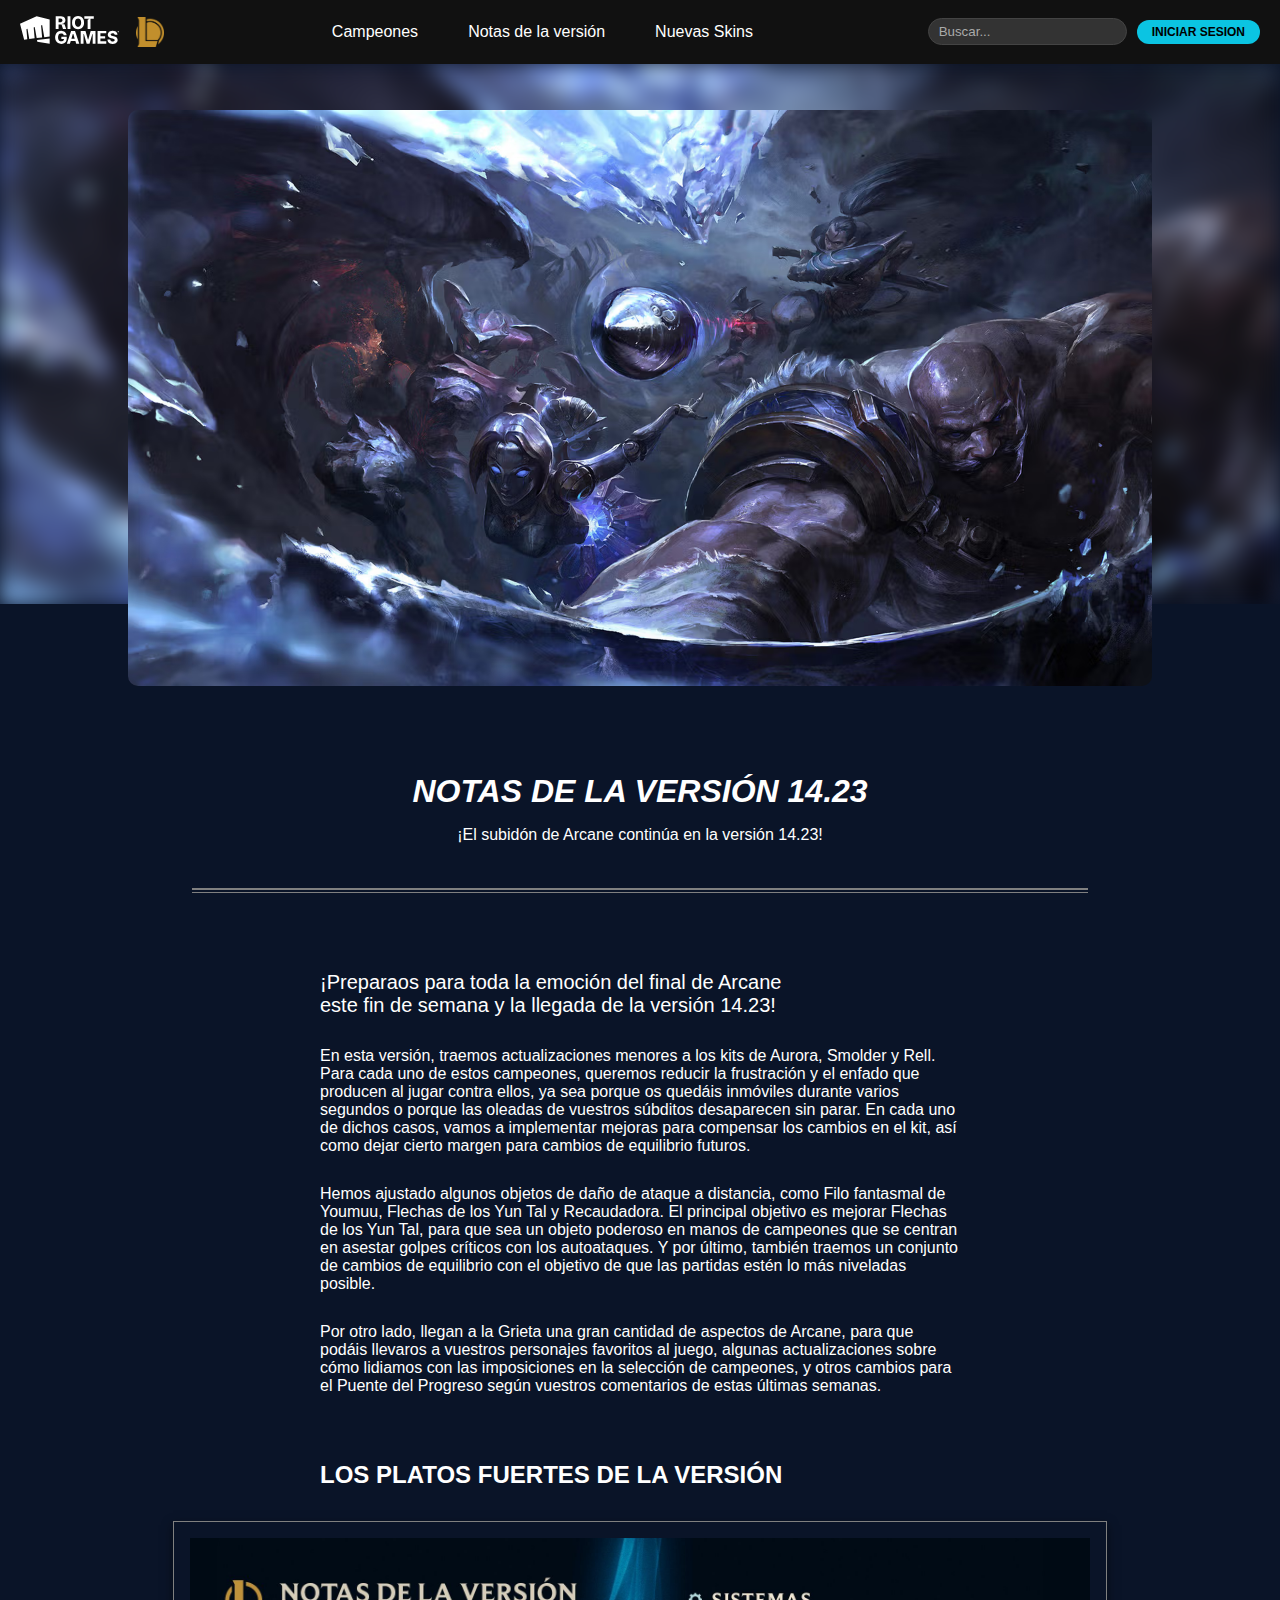
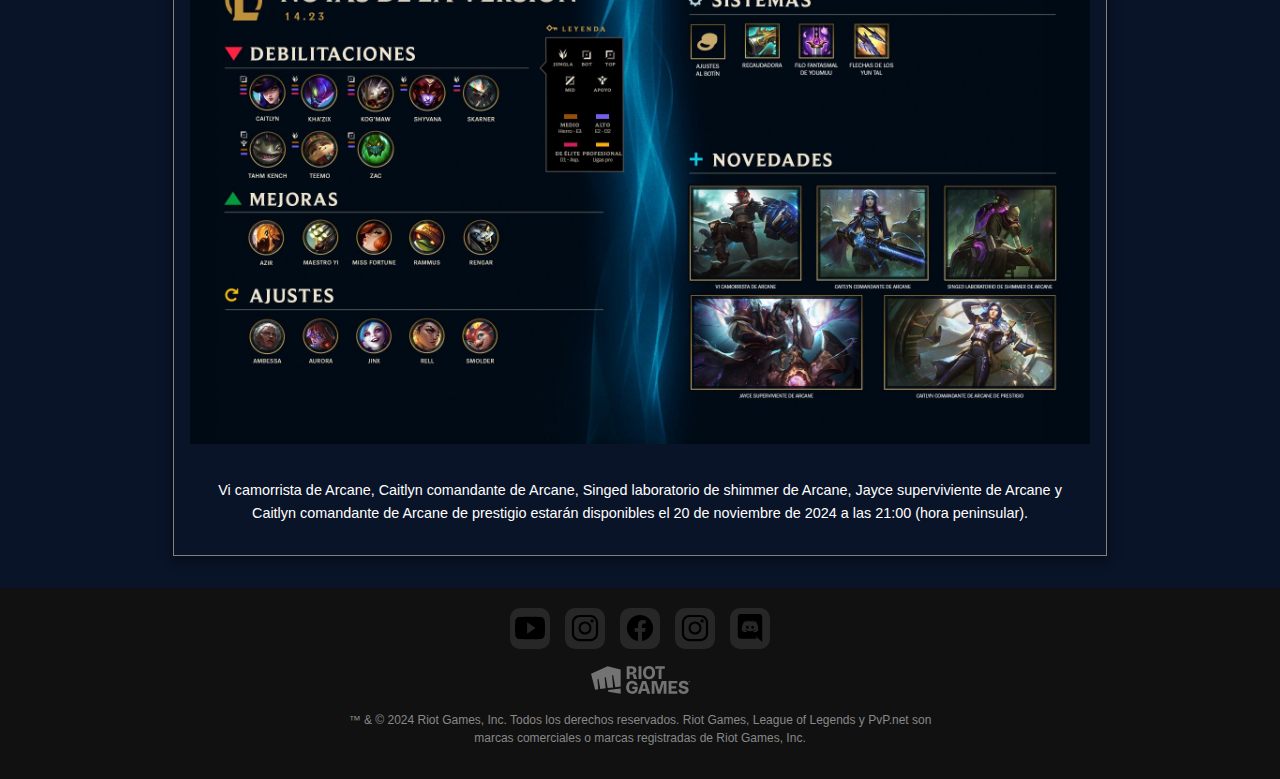
<file: html/notas_parche.html>
<!DOCTYPE html>
<html lang="es">
<head>
    <meta charset="UTF-8">
    <meta name="viewport" content="width=device-width, initial-scale=1.0">
    <link rel="stylesheet" href="../css/notas_parche.css">
    <link rel="stylesheet" href="../css/header.css">
    <link rel="stylesheet" href="../css/footer.css">
    <title>Notas Parche</title>
    <style>

      .logo-header {
        fill: white;
        cursor: pointer;
      }

      .logo-header:hover {
        fill: red;
      }

      .logo-footer {
        fill: rgb(115, 115, 115);
        cursor: pointer;
      }

      .logo-footer:hover {
        fill: white;
      }

    </style>
</head>
<body>
    <header class="header">
        <div class="logo-container">
            <a href="../index.html"><svg width="99" height="32" viewBox="0 0 587.93 165" class="logo-header"><title> Riot Games </title><title>riotLogo-mobile21</title><path d="M98.77.33 0 46.07l24.61 93.66 18.73-2.3-5.15-58.89 6.15-2.74L54.96 136l32.01-3.93-5.69-65 6.09-2.71 11.68 66.23 32.38-3.98-6.23-71.25 6.16-2.74 12.77 72.43 32.01-3.93V19.71L98.77.33zm2.32 142.05 1.63 9.22 73.42 12.24v-30.68l-75.01 9.22h-.04zm144.49-19.22v12.63h15.57a14.84 14.84 0 0 1-1.92 7.31 13 13 0 0 1-5.6 5.11 20 20 0 0 1-8.9 1.8 17.53 17.53 0 0 1-10-2.8 17.87 17.87 0 0 1-6.44-8.14 33.06 33.06 0 0 1-2.27-12.93 31.81 31.81 0 0 1 2.32-12.81 18.14 18.14 0 0 1 6.5-8 17.27 17.27 0 0 1 9.82-2.78 19.31 19.31 0 0 1 5.36.71 14.15 14.15 0 0 1 4.33 2.09 12.92 12.92 0 0 1 3.18 3.29 15.61 15.61 0 0 1 2 4.44h17.27a27.22 27.22 0 0 0-3.46-10.28 28.84 28.84 0 0 0-7.05-8.1 32.6 32.6 0 0 0-9.91-5.29 37.91 37.91 0 0 0-12.06-1.86 37.32 37.32 0 0 0-14 2.6 32.6 32.6 0 0 0-11.36 7.61 35 35 0 0 0-7.61 12.21 46.15 46.15 0 0 0-2.73 16.44q0 11.94 4.54 20.59a32.4 32.4 0 0 0 12.69 13.27 39.84 39.84 0 0 0 35.84.84 28.39 28.39 0 0 0 11.67-11q4.25-7.19 4.24-17.2v-9.76Zm215.03 40.81V88.53h51.67v13.96h-34.62v16.76h27.99v13.96h-27.99v16.8h34.7v13.96h-51.75zm101.83-53.3a9 9 0 0 0-3.54-6.64c-2.09-1.59-5-2.38-8.69-2.38a16.63 16.63 0 0 0-6.26 1 8.62 8.62 0 0 0-3.83 2.78 6.74 6.74 0 0 0-1.33 4 6.2 6.2 0 0 0 .79 3.29 7.27 7.27 0 0 0 2.4 2.45 16.54 16.54 0 0 0 3.7 1.79 40.14 40.14 0 0 0 4.64 1.31l6.63 1.54a47.19 47.19 0 0 1 9.45 3.08 27.46 27.46 0 0 1 7.2 4.68 18.84 18.84 0 0 1 4.58 6.39 20.37 20.37 0 0 1 1.61 8.29 20.65 20.65 0 0 1-3.54 12.11 22.56 22.56 0 0 1-10.15 7.85 41.31 41.31 0 0 1-15.93 2.76 42.69 42.69 0 0 1-16.17-2.81 23.22 23.22 0 0 1-10.72-8.48q-3.83-5.66-4-14.12h16.43a10.68 10.68 0 0 0 7.05 9.94 19.37 19.37 0 0 0 7.24 1.26 18.44 18.44 0 0 0 6.66-1.09 10 10 0 0 0 4.33-3 7.22 7.22 0 0 0 1.57-4.48 6.16 6.16 0 0 0-1.42-4 10.86 10.86 0 0 0-4.14-2.81 42.07 42.07 0 0 0-6.89-2.14l-8.07-1.95q-9.65-2.3-15.23-7.26t-5.54-13.44a19.86 19.86 0 0 1 3.72-12.12 24.74 24.74 0 0 1 10.33-8.11 36.74 36.74 0 0 1 15-2.91 35.62 35.62 0 0 1 14.92 2.91 23.43 23.43 0 0 1 9.91 8.14 21.54 21.54 0 0 1 3.6 12.12Zm-113.99 53.3h-16.87v-57.35l-1.73-.02-17.04 57.37h-16.86l-16.58-57.37-2.15.02v57.35h-16.87V88.53h28.67l14.48 50.56h1.75l14.48-50.56h28.72v75.44zm-114.66 0h18.27l-25.33-75.43h-23.15l-25.37 75.43h18.3l4.93-16.54h27.42Zm-28.43-29.7 8.22-27.65h3.1l8.26 27.65Zm278.58-37.76a4 4 0 0 1-3.67-2.44 4 4 0 0 1 0-3.1 4 4 0 0 1 .85-1.27 4.25 4.25 0 0 1 1.27-.86 4.15 4.15 0 0 1 3.1 0 4.13 4.13 0 0 1 1.27.86 4.08 4.08 0 0 1 .86 1.27 4 4 0 0 1 0 3.1 4.08 4.08 0 0 1-.86 1.27 4 4 0 0 1-1.27.86 4 4 0 0 1-1.55.31Zm0-1.09a2.84 2.84 0 0 0 1.47-.39 2.94 2.94 0 0 0 1.05-1 2.93 2.93 0 0 0 0-2.92 3 3 0 0 0-1.06-1 2.93 2.93 0 0 0-2.92 0 3 3 0 0 0-1 1 2.86 2.86 0 0 0 0 2.92 3 3 0 0 0 1 1 2.83 2.83 0 0 0 1.46.39Zm-1.46-1.15V90.6h1.78a1.52 1.52 0 0 1 .69.15 1.13 1.13 0 0 1 .47.42 1.24 1.24 0 0 1 .17.66 1.16 1.16 0 0 1-.18.66 1 1 0 0 1-.48.41 1.56 1.56 0 0 1-.7.14h-1.2v-.72h1a.52.52 0 0 0 .36-.12.5.5 0 0 0 .14-.37.47.47 0 0 0-.14-.37.52.52 0 0 0-.36-.12h-.55v2.93Zm2.39-1.68.82 1.68h-1.11l-.75-1.68ZM282.41 1.03h17.05v75.44h-17.05zm98.02 37.72q0 12.42-4.71 21a32.67 32.67 0 0 1-12.79 13.17 38.57 38.57 0 0 1-36.31 0 32.75 32.75 0 0 1-12.79-13.2q-4.71-8.66-4.71-21t4.71-21.05a32.67 32.67 0 0 1 12.75-13.14 38.65 38.65 0 0 1 36.31 0 32.67 32.67 0 0 1 12.79 13.17q4.71 8.64 4.71 21.05m-17.35 0a33.35 33.35 0 0 0-2.23-13 17.47 17.47 0 0 0-6.33-8 18.57 18.57 0 0 0-19.45 0 17.57 17.57 0 0 0-6.35 8 38.59 38.59 0 0 0 0 26 17.49 17.49 0 0 0 6.35 8 18.57 18.57 0 0 0 19.45 0 17.39 17.39 0 0 0 6.33-8 33.4 33.4 0 0 0 2.23-13M246.58 50.17l8.76 26.3h18.71l-9.74-28.33h-13.23l-.79-2.44c2.52-.49 6.83-1.25 10.65-3.85a20 20 0 0 0 8.75-16.39 24.15 24.15 0 0 0-3.26-12.75 21.9 21.9 0 0 0-9.36-8.64 32.56 32.56 0 0 0-14.64-3H212v75.4h17.06v-26.3Zm-.32-15.61a19.35 19.35 0 0 1-7.26 1.18h-9.94V14.88h9.91a18.68 18.68 0 0 1 7.25 1.24 9.12 9.12 0 0 1 4.4 3.7 10 10 0 0 1 1.5 5.64 9.65 9.65 0 0 1-1.48 5.55 8.86 8.86 0 0 1-4.38 3.55M382.04 1.03v14h29.3l.8 2.45c-2.48.48-6.67 1.22-10.43 3.7v55.31h16.87v-61.5h19.62v-14Z"></path></svg></a>
            <img src="../img/lol-league-of-Legends-logo.png" alt="LoL" class="logo_lol">
        </div>
        <nav class="nav">
            <a href="../html/campeones.html" class="nav-link">Campeones</a>
            <a href="../html/notas_parche.html" class="nav-link">Notas de la versión</a>
            <a href="../html/nuevas_skins.html" class="nav-link">Nuevas Skins</a>
        </nav>
        <div class="search-login">
            <input type="text" class="search" placeholder="Buscar...">
            <a href="../html/login.html"><button class="login-btn"><b>INICIAR SESION</b></button></a>
        </div>
    </header>

    <main class="version-notes">
        <section class="section_notas">
            <!-- Contenedor del banner -->
            <div class="banner">
              <!-- Fondo desenfocado -->
              <div class="backdrop">
                <img src="../img/fondo_notas_parche.avif" alt="Fondo desenfocado" class="backdrop-image"/>
              </div>
              
              <!-- Imagen superpuesta nítida -->
              <div class="banner-content">
                <img
                  src="../img/fondo_notas_parche.avif" alt="Imagen central nítida" class="banner-image"
                />
              </div>
            </div>
            
            <!-- Contenido adicional debajo (opcional) -->
            <div class="div-content">
              <h1> <i>NOTAS DE LA VERSIÓN 14.23</i></h1>
              <p>¡El subidón de Arcane continúa en la versión 14.23!</p>
            </div>
          </section>
        <hr>

        <section class="section-info">
            <article class="info-text">
                <p>¡Preparaos para toda la emoción del final de Arcane <br> este fin de semana y la llegada de la versión 14.23!</p>
                <p class="texto">En esta versión, traemos actualizaciones menores a los kits de Aurora, Smolder y Rell. 
                    Para cada uno de estos campeones, queremos reducir la frustración y el enfado que producen al jugar contra ellos, 
                    ya sea porque os quedáis inmóviles durante varios segundos o porque las oleadas de vuestros súbditos desaparecen sin parar. 
                    En cada uno de dichos casos, vamos a implementar mejoras para compensar los cambios en el kit, 
                    así como dejar cierto margen para cambios de equilibrio futuros.
                </p>

                <p class="texto">
                    Hemos ajustado algunos objetos de daño de ataque a distancia, como Filo fantasmal de Youmuu, 
                    Flechas de los Yun Tal y Recaudadora. El principal objetivo es mejorar Flechas de los Yun Tal, 
                    para que sea un objeto poderoso en manos de campeones que se centran en asestar golpes críticos con los autoataques. 
                    Y por último, también traemos un conjunto de cambios de equilibrio con el objetivo de que las partidas estén lo más niveladas posible.
                </p>

                <p class="texto">
                    Por otro lado, llegan a la Grieta una gran cantidad de aspectos de Arcane, para que podáis llevaros a vuestros personajes favoritos al juego,
                     algunas actualizaciones sobre cómo lidiamos con las imposiciones en la selección de campeones,
                      y otros cambios para el Puente del Progreso según vuestros comentarios de estas últimas semanas.
                </p>
            </article>
        </section>

        <section class="container">
            <h2 class="section-title">LOS PLATOS FUERTES DE LA VERSIÓN</h2>
            <section class="patch-highlights">
                <div class="highlights-container">
                  <div class="patch-details">
                    <img src="../img/patch-notes-image.jpg" alt="Notas de la versión" class="patch-image">
                  </div>
                  <p class="patch-description">
                    Vi camorrista de Arcane, Caitlyn comandante de Arcane, Singed laboratorio de shimmer de Arcane,
                    Jayce superviviente de Arcane y Caitlyn comandante de Arcane de prestigio estarán disponibles el 20
                    de noviembre de 2024 a las 21:00 (hora peninsular).
                  </p>
                </div>
              </section>
        </section>
    </main>


    <footer class="footer">
        <!-- Sección de íconos sociales -->
        <section class="social-icons">
            <article class="icon"><a href="#"><img src="../img/logo-youtube.svg" alt="YouTube"></a></article>
            <article class="icon"><a href="#"><img src="../img/logo-instagram.svg" alt="X (Twitter)"></a></article>
            <article class="icon"><a href="#"><img src="../img/logo-facebook.svg"alt="Facebook"></a></article>
            <article class="icon"><a href="#"><img src="../img/logo-instagram.svg" alt="Instagram"></a></article>
            <article class="icon"><a href="#"><img src="../img/logo-discord.svg" alt="Discord"></a></article>
        </section>

        <!-- Sección del logo -->
        <section class="logo">
          <a href="../index.html">
              <svg width="99" height="32" viewBox="0 0 587.93 165" class="logo-footer"><title> Riot Games </title><title>riotLogo-mobile21</title><path d="M98.77.33 0 46.07l24.61 93.66 18.73-2.3-5.15-58.89 6.15-2.74L54.96 136l32.01-3.93-5.69-65 6.09-2.71 11.68 66.23 32.38-3.98-6.23-71.25 6.16-2.74 12.77 72.43 32.01-3.93V19.71L98.77.33zm2.32 142.05 1.63 9.22 73.42 12.24v-30.68l-75.01 9.22h-.04zm144.49-19.22v12.63h15.57a14.84 14.84 0 0 1-1.92 7.31 13 13 0 0 1-5.6 5.11 20 20 0 0 1-8.9 1.8 17.53 17.53 0 0 1-10-2.8 17.87 17.87 0 0 1-6.44-8.14 33.06 33.06 0 0 1-2.27-12.93 31.81 31.81 0 0 1 2.32-12.81 18.14 18.14 0 0 1 6.5-8 17.27 17.27 0 0 1 9.82-2.78 19.31 19.31 0 0 1 5.36.71 14.15 14.15 0 0 1 4.33 2.09 12.92 12.92 0 0 1 3.18 3.29 15.61 15.61 0 0 1 2 4.44h17.27a27.22 27.22 0 0 0-3.46-10.28 28.84 28.84 0 0 0-7.05-8.1 32.6 32.6 0 0 0-9.91-5.29 37.91 37.91 0 0 0-12.06-1.86 37.32 37.32 0 0 0-14 2.6 32.6 32.6 0 0 0-11.36 7.61 35 35 0 0 0-7.61 12.21 46.15 46.15 0 0 0-2.73 16.44q0 11.94 4.54 20.59a32.4 32.4 0 0 0 12.69 13.27 39.84 39.84 0 0 0 35.84.84 28.39 28.39 0 0 0 11.67-11q4.25-7.19 4.24-17.2v-9.76Zm215.03 40.81V88.53h51.67v13.96h-34.62v16.76h27.99v13.96h-27.99v16.8h34.7v13.96h-51.75zm101.83-53.3a9 9 0 0 0-3.54-6.64c-2.09-1.59-5-2.38-8.69-2.38a16.63 16.63 0 0 0-6.26 1 8.62 8.62 0 0 0-3.83 2.78 6.74 6.74 0 0 0-1.33 4 6.2 6.2 0 0 0 .79 3.29 7.27 7.27 0 0 0 2.4 2.45 16.54 16.54 0 0 0 3.7 1.79 40.14 40.14 0 0 0 4.64 1.31l6.63 1.54a47.19 47.19 0 0 1 9.45 3.08 27.46 27.46 0 0 1 7.2 4.68 18.84 18.84 0 0 1 4.58 6.39 20.37 20.37 0 0 1 1.61 8.29 20.65 20.65 0 0 1-3.54 12.11 22.56 22.56 0 0 1-10.15 7.85 41.31 41.31 0 0 1-15.93 2.76 42.69 42.69 0 0 1-16.17-2.81 23.22 23.22 0 0 1-10.72-8.48q-3.83-5.66-4-14.12h16.43a10.68 10.68 0 0 0 7.05 9.94 19.37 19.37 0 0 0 7.24 1.26 18.44 18.44 0 0 0 6.66-1.09 10 10 0 0 0 4.33-3 7.22 7.22 0 0 0 1.57-4.48 6.16 6.16 0 0 0-1.42-4 10.86 10.86 0 0 0-4.14-2.81 42.07 42.07 0 0 0-6.89-2.14l-8.07-1.95q-9.65-2.3-15.23-7.26t-5.54-13.44a19.86 19.86 0 0 1 3.72-12.12 24.74 24.74 0 0 1 10.33-8.11 36.74 36.74 0 0 1 15-2.91 35.62 35.62 0 0 1 14.92 2.91 23.43 23.43 0 0 1 9.91 8.14 21.54 21.54 0 0 1 3.6 12.12Zm-113.99 53.3h-16.87v-57.35l-1.73-.02-17.04 57.37h-16.86l-16.58-57.37-2.15.02v57.35h-16.87V88.53h28.67l14.48 50.56h1.75l14.48-50.56h28.72v75.44zm-114.66 0h18.27l-25.33-75.43h-23.15l-25.37 75.43h18.3l4.93-16.54h27.42Zm-28.43-29.7 8.22-27.65h3.1l8.26 27.65Zm278.58-37.76a4 4 0 0 1-3.67-2.44 4 4 0 0 1 0-3.1 4 4 0 0 1 .85-1.27 4.25 4.25 0 0 1 1.27-.86 4.15 4.15 0 0 1 3.1 0 4.13 4.13 0 0 1 1.27.86 4.08 4.08 0 0 1 .86 1.27 4 4 0 0 1 0 3.1 4.08 4.08 0 0 1-.86 1.27 4 4 0 0 1-1.27.86 4 4 0 0 1-1.55.31Zm0-1.09a2.84 2.84 0 0 0 1.47-.39 2.94 2.94 0 0 0 1.05-1 2.93 2.93 0 0 0 0-2.92 3 3 0 0 0-1.06-1 2.93 2.93 0 0 0-2.92 0 3 3 0 0 0-1 1 2.86 2.86 0 0 0 0 2.92 3 3 0 0 0 1 1 2.83 2.83 0 0 0 1.46.39Zm-1.46-1.15V90.6h1.78a1.52 1.52 0 0 1 .69.15 1.13 1.13 0 0 1 .47.42 1.24 1.24 0 0 1 .17.66 1.16 1.16 0 0 1-.18.66 1 1 0 0 1-.48.41 1.56 1.56 0 0 1-.7.14h-1.2v-.72h1a.52.52 0 0 0 .36-.12.5.5 0 0 0 .14-.37.47.47 0 0 0-.14-.37.52.52 0 0 0-.36-.12h-.55v2.93Zm2.39-1.68.82 1.68h-1.11l-.75-1.68ZM282.41 1.03h17.05v75.44h-17.05zm98.02 37.72q0 12.42-4.71 21a32.67 32.67 0 0 1-12.79 13.17 38.57 38.57 0 0 1-36.31 0 32.75 32.75 0 0 1-12.79-13.2q-4.71-8.66-4.71-21t4.71-21.05a32.67 32.67 0 0 1 12.75-13.14 38.65 38.65 0 0 1 36.31 0 32.67 32.67 0 0 1 12.79 13.17q4.71 8.64 4.71 21.05m-17.35 0a33.35 33.35 0 0 0-2.23-13 17.47 17.47 0 0 0-6.33-8 18.57 18.57 0 0 0-19.45 0 17.57 17.57 0 0 0-6.35 8 38.59 38.59 0 0 0 0 26 17.49 17.49 0 0 0 6.35 8 18.57 18.57 0 0 0 19.45 0 17.39 17.39 0 0 0 6.33-8 33.4 33.4 0 0 0 2.23-13M246.58 50.17l8.76 26.3h18.71l-9.74-28.33h-13.23l-.79-2.44c2.52-.49 6.83-1.25 10.65-3.85a20 20 0 0 0 8.75-16.39 24.15 24.15 0 0 0-3.26-12.75 21.9 21.9 0 0 0-9.36-8.64 32.56 32.56 0 0 0-14.64-3H212v75.4h17.06v-26.3Zm-.32-15.61a19.35 19.35 0 0 1-7.26 1.18h-9.94V14.88h9.91a18.68 18.68 0 0 1 7.25 1.24 9.12 9.12 0 0 1 4.4 3.7 10 10 0 0 1 1.5 5.64 9.65 9.65 0 0 1-1.48 5.55 8.86 8.86 0 0 1-4.38 3.55M382.04 1.03v14h29.3l.8 2.45c-2.48.48-6.67 1.22-10.43 3.7v55.31h16.87v-61.5h19.62v-14Z"></path></svg>
          </a>
      </section>

        <!-- Sección del texto legal -->
        <section class="legal-text">
            <article>
                <p>™ & © 2024 Riot Games, Inc. Todos los derechos reservados. Riot Games, League of Legends y PvP.net son marcas comerciales o marcas registradas de Riot Games, Inc.</p>
            </article>
        </section>
    </footer>

</body>
</html>
</file>
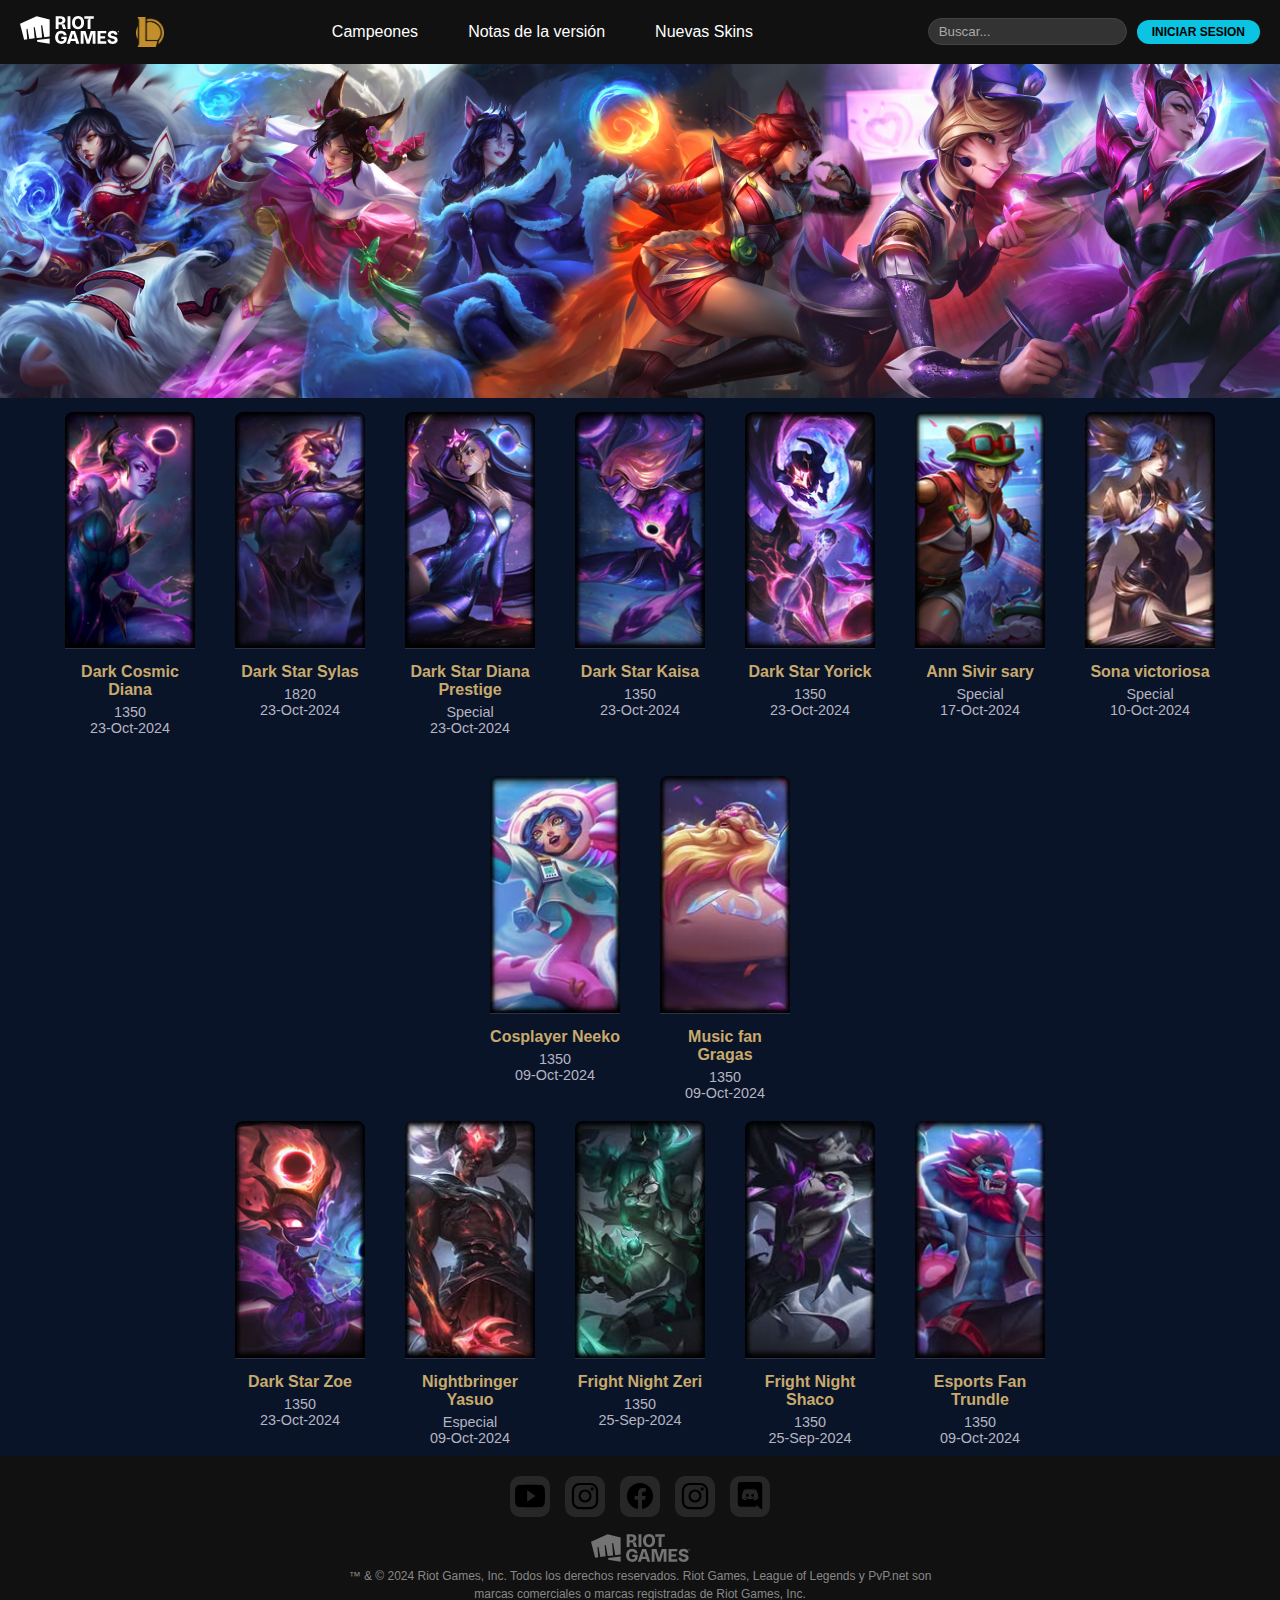
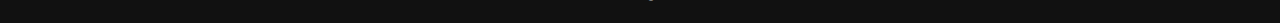
<file: html/nuevas_skins.html>
<!DOCTYPE html>
<html lang="es">
<head>
    <meta charset="UTF-8">
    <meta name="viewport" content="width=device-width, initial-scale=1.0">
    <title>Nuevas Skins</title>
    <link rel="stylesheet" href="../css/nuevas_skins.css">
    <link rel="stylesheet" href="../css/header.css">
    <link rel="stylesheet" href="../css/footer.css">
    <style>
        .logo-header {
            fill: white;
            cursor: pointer;
        }

        .logo-header:hover {
            fill: red;
        }

        .logo-footer {
            fill: rgb(115, 115, 115);
            cursor: pointer;
        }

        .logo-footer:hover {
            fill: white;
        }
    </style>
</head>
<body>
    <header class="header">
        <div class="logo-container">
            <a href="../index.html"><svg width="99" height="32" viewBox="0 0 587.93 165" class="logo-header"><title> Riot Games </title><title>riotLogo-mobile21</title><path d="M98.77.33 0 46.07l24.61 93.66 18.73-2.3-5.15-58.89 6.15-2.74L54.96 136l32.01-3.93-5.69-65 6.09-2.71 11.68 66.23 32.38-3.98-6.23-71.25 6.16-2.74 12.77 72.43 32.01-3.93V19.71L98.77.33zm2.32 142.05 1.63 9.22 73.42 12.24v-30.68l-75.01 9.22h-.04zm144.49-19.22v12.63h15.57a14.84 14.84 0 0 1-1.92 7.31 13 13 0 0 1-5.6 5.11 20 20 0 0 1-8.9 1.8 17.53 17.53 0 0 1-10-2.8 17.87 17.87 0 0 1-6.44-8.14 33.06 33.06 0 0 1-2.27-12.93 31.81 31.81 0 0 1 2.32-12.81 18.14 18.14 0 0 1 6.5-8 17.27 17.27 0 0 1 9.82-2.78 19.31 19.31 0 0 1 5.36.71 14.15 14.15 0 0 1 4.33 2.09 12.92 12.92 0 0 1 3.18 3.29 15.61 15.61 0 0 1 2 4.44h17.27a27.22 27.22 0 0 0-3.46-10.28 28.84 28.84 0 0 0-7.05-8.1 32.6 32.6 0 0 0-9.91-5.29 37.91 37.91 0 0 0-12.06-1.86 37.32 37.32 0 0 0-14 2.6 32.6 32.6 0 0 0-11.36 7.61 35 35 0 0 0-7.61 12.21 46.15 46.15 0 0 0-2.73 16.44q0 11.94 4.54 20.59a32.4 32.4 0 0 0 12.69 13.27 39.84 39.84 0 0 0 35.84.84 28.39 28.39 0 0 0 11.67-11q4.25-7.19 4.24-17.2v-9.76Zm215.03 40.81V88.53h51.67v13.96h-34.62v16.76h27.99v13.96h-27.99v16.8h34.7v13.96h-51.75zm101.83-53.3a9 9 0 0 0-3.54-6.64c-2.09-1.59-5-2.38-8.69-2.38a16.63 16.63 0 0 0-6.26 1 8.62 8.62 0 0 0-3.83 2.78 6.74 6.74 0 0 0-1.33 4 6.2 6.2 0 0 0 .79 3.29 7.27 7.27 0 0 0 2.4 2.45 16.54 16.54 0 0 0 3.7 1.79 40.14 40.14 0 0 0 4.64 1.31l6.63 1.54a47.19 47.19 0 0 1 9.45 3.08 27.46 27.46 0 0 1 7.2 4.68 18.84 18.84 0 0 1 4.58 6.39 20.37 20.37 0 0 1 1.61 8.29 20.65 20.65 0 0 1-3.54 12.11 22.56 22.56 0 0 1-10.15 7.85 41.31 41.31 0 0 1-15.93 2.76 42.69 42.69 0 0 1-16.17-2.81 23.22 23.22 0 0 1-10.72-8.48q-3.83-5.66-4-14.12h16.43a10.68 10.68 0 0 0 7.05 9.94 19.37 19.37 0 0 0 7.24 1.26 18.44 18.44 0 0 0 6.66-1.09 10 10 0 0 0 4.33-3 7.22 7.22 0 0 0 1.57-4.48 6.16 6.16 0 0 0-1.42-4 10.86 10.86 0 0 0-4.14-2.81 42.07 42.07 0 0 0-6.89-2.14l-8.07-1.95q-9.65-2.3-15.23-7.26t-5.54-13.44a19.86 19.86 0 0 1 3.72-12.12 24.74 24.74 0 0 1 10.33-8.11 36.74 36.74 0 0 1 15-2.91 35.62 35.62 0 0 1 14.92 2.91 23.43 23.43 0 0 1 9.91 8.14 21.54 21.54 0 0 1 3.6 12.12Zm-113.99 53.3h-16.87v-57.35l-1.73-.02-17.04 57.37h-16.86l-16.58-57.37-2.15.02v57.35h-16.87V88.53h28.67l14.48 50.56h1.75l14.48-50.56h28.72v75.44zm-114.66 0h18.27l-25.33-75.43h-23.15l-25.37 75.43h18.3l4.93-16.54h27.42Zm-28.43-29.7 8.22-27.65h3.1l8.26 27.65Zm278.58-37.76a4 4 0 0 1-3.67-2.44 4 4 0 0 1 0-3.1 4 4 0 0 1 .85-1.27 4.25 4.25 0 0 1 1.27-.86 4.15 4.15 0 0 1 3.1 0 4.13 4.13 0 0 1 1.27.86 4.08 4.08 0 0 1 .86 1.27 4 4 0 0 1 0 3.1 4.08 4.08 0 0 1-.86 1.27 4 4 0 0 1-1.27.86 4 4 0 0 1-1.55.31Zm0-1.09a2.84 2.84 0 0 0 1.47-.39 2.94 2.94 0 0 0 1.05-1 2.93 2.93 0 0 0 0-2.92 3 3 0 0 0-1.06-1 2.93 2.93 0 0 0-2.92 0 3 3 0 0 0-1 1 2.86 2.86 0 0 0 0 2.92 3 3 0 0 0 1 1 2.83 2.83 0 0 0 1.46.39Zm-1.46-1.15V90.6h1.78a1.52 1.52 0 0 1 .69.15 1.13 1.13 0 0 1 .47.42 1.24 1.24 0 0 1 .17.66 1.16 1.16 0 0 1-.18.66 1 1 0 0 1-.48.41 1.56 1.56 0 0 1-.7.14h-1.2v-.72h1a.52.52 0 0 0 .36-.12.5.5 0 0 0 .14-.37.47.47 0 0 0-.14-.37.52.52 0 0 0-.36-.12h-.55v2.93Zm2.39-1.68.82 1.68h-1.11l-.75-1.68ZM282.41 1.03h17.05v75.44h-17.05zm98.02 37.72q0 12.42-4.71 21a32.67 32.67 0 0 1-12.79 13.17 38.57 38.57 0 0 1-36.31 0 32.75 32.75 0 0 1-12.79-13.2q-4.71-8.66-4.71-21t4.71-21.05a32.67 32.67 0 0 1 12.75-13.14 38.65 38.65 0 0 1 36.31 0 32.67 32.67 0 0 1 12.79 13.17q4.71 8.64 4.71 21.05m-17.35 0a33.35 33.35 0 0 0-2.23-13 17.47 17.47 0 0 0-6.33-8 18.57 18.57 0 0 0-19.45 0 17.57 17.57 0 0 0-6.35 8 38.59 38.59 0 0 0 0 26 17.49 17.49 0 0 0 6.35 8 18.57 18.57 0 0 0 19.45 0 17.39 17.39 0 0 0 6.33-8 33.4 33.4 0 0 0 2.23-13M246.58 50.17l8.76 26.3h18.71l-9.74-28.33h-13.23l-.79-2.44c2.52-.49 6.83-1.25 10.65-3.85a20 20 0 0 0 8.75-16.39 24.15 24.15 0 0 0-3.26-12.75 21.9 21.9 0 0 0-9.36-8.64 32.56 32.56 0 0 0-14.64-3H212v75.4h17.06v-26.3Zm-.32-15.61a19.35 19.35 0 0 1-7.26 1.18h-9.94V14.88h9.91a18.68 18.68 0 0 1 7.25 1.24 9.12 9.12 0 0 1 4.4 3.7 10 10 0 0 1 1.5 5.64 9.65 9.65 0 0 1-1.48 5.55 8.86 8.86 0 0 1-4.38 3.55M382.04 1.03v14h29.3l.8 2.45c-2.48.48-6.67 1.22-10.43 3.7v55.31h16.87v-61.5h19.62v-14Z"></path></svg></a>
            <img src="../img/lol-league-of-Legends-logo.png" alt="LoL" class="logo_lol">
        </div>
        <nav class="nav">
            <a href="../html/campeones.html" class="nav-link">Campeones</a>
            <a href="../html/notas_parche.html" class="nav-link">Notas de la versión</a>
            <a href="../html/nuevas_skins.html" class="nav-link">Nuevas Skins</a>
        </nav>
        <div class="search-login">
            <input type="text" class="search" placeholder="Buscar...">
            <a href="../html/login.html"><button class="login-btn"><b>INICIAR SESION</b></button></a>
        </div>
    </header>
  
    <!-- Contenedor Principal -->
    <main>
        <section>
            <article class="banner">
                <img src="../img/7172mmra7nja1 1.png" alt="Banner de Skins League of Legends">
            </article>
        </section>
        <section class="gallery">
        <!-- Fila de Skins -->
            <div class="skin-row">
                <div class="skin">
                    <img src="../img/128px-Diana_DarkCosmicLoading.jpg.jpg" alt="Dark Cosmic Diana">
                    <p class="name">Dark Cosmic Diana</p>
                    <p class="price">1350</p>
                    <p class="date">23-Oct-2024</p>
                </div>
                <div class="skin">
                    <img src="../img/128px-Sylas_DarkStarLoading.jpg.jpg" alt="Dark Star Sylas">
                    <p class="name">Dark Star Sylas</p>
                    <p class="price">1820</p>
                    <p class="date">23-Oct-2024</p>
                </div>
                <div class="skin">
                    <img src="../img/128px-Diana_PrestigeDarkCosmicLoading.jpg.jpg" alt="Dark Star Sylas">
                    <p class="name">Dark Star Diana Prestige</p>
                    <p class="price">Special</p>
                    <p class="date">23-Oct-2024</p>
                </div>
                <div class="skin">
                    <img src="../img/128px-KaiSa_DarkStarLoading.jpg.jpg" alt="Dark Star Sylas">
                    <p class="name">Dark Star Kaisa</p>
                    <p class="price">1350</p>
                    <p class="date">23-Oct-2024</p>
                </div>
                <div class="skin">
                    <img src="../img/128px-Yorick_DarkStarLoading.jpg.jpg" alt="Dark Star Sylas">
                    <p class="name">Dark Star Yorick</p>
                    <p class="price">1350</p>
                    <p class="date">23-Oct-2024</p>
                </div>
                <div class="skin">
                    <img src="../img/128px-Sivir_Ann-Sivir-saryLoading.jpg.jpg  " alt="Dark Star Sylas">
                    <p class="name">Ann Sivir sary</p>
                    <p class="price">Special</p>
                    <p class="date">17-Oct-2024</p>
                </div>
                <div class="skin">
                    <img src="../img/128px-Sona_VictoriousLoading.jpg.jpg" alt="Dark Star Sylas">
                    <p class="name">Sona victoriosa</p>
                    <p class="price">Special</p>
                    <p class="date">10-Oct-2024</p>
                </div>
                <div class="skin">
                    <img src="../img/128px-Neeko_CosplayerLoading.jpg.jpg" alt="Dark Star Sylas">
                    <p class="name">Cosplayer Neeko</p>
                    <p class="price">1350</p>
                    <p class="date">09-Oct-2024</p>
                </div>
                <div class="skin">
                    <img src="../img/128px-Gragas_MusicFanLoading.jpg.jpg" alt="Dark Star Sylas">
                    <p class="name">Music fan Gragas</p>
                    <p class="price">1350</p>
                    <p class="date">09-Oct-2024</p>
                </div>

            </div>

            <div class="skin-row">
                <div class="skin">
                    <img src="../img/128px-Zoe_DarkStarLoading.jpg.jpg" alt="Dark Star Zoe">
                    <p class="name">Dark Star Zoe</p>
                    <p class="price">1350</p>
                    <p class="date">23-Oct-2024</p>
                </div>
                <div class="skin">
                    <img src="../img/128px-Yasuo_GenesisNightbringerLoading.jpg.jpg" alt="Nightbringer Yasuo">
                    <p class="name">Nightbringer Yasuo</p>
                    <p class="price">Especial</p>
                    <p class="date">09-Oct-2024</p>
                </div>
                <div class="skin">
                    <img src="../img/128px-Zeri_FrightNightLoading.jpg.jpg" alt="Dark Star Sylas">
                    <p class="name">Fright Night Zeri</p>
                    <p class="price">1350</p>
                    <p class="date">25-Sep-2024</p>
                </div>
                <div class="skin">
                    <img src="../img/128px-Shaco_FrightNightLoading.jpg.jpg" alt="Dark Star Sylas">
                    <p class="name">Fright Night Shaco</p>
                    <p class="price">1350</p>
                    <p class="date">25-Sep-2024</p>
                </div>
                <div class="skin">
                    <img src="../img/128px-Trundle_EsportsFanLoading.jpg.jpg" alt="Dark Star Sylas">
                    <p class="name">Esports Fan Trundle</p>
                    <p class="price">1350</p>
                    <p class="date">09-Oct-2024</p>
                </div>
            </div>
        </section>

    </main>

    <footer class="footer">
        <!-- Sección de íconos sociales -->
        <section class="social-icons">
            <article class="icon"><a href="#"><img src="../img/logo-youtube.svg" alt="YouTube"></a></article>
            <article class="icon"><a href="#"><img src="../img/logo-instagram.svg" alt="X (Twitter)"></a></article>
            <article class="icon"><a href="#"><img src="../img/logo-facebook.svg"alt="Facebook"></a></article>
            <article class="icon"><a href="#"><img src="../img/logo-instagram.svg" alt="Instagram"></a></article>
            <article class="icon"><a href="#"><img src="../img/logo-discord.svg" alt="Discord"></a></article>
        </section>

        <!-- Sección del logo -->
        <section class="logo">
            <a href="../index.html">
                <svg width="99" height="32" viewBox="0 0 587.93 165" class="logo-footer"><title> Riot Games </title><title>riotLogo-mobile21</title><path d="M98.77.33 0 46.07l24.61 93.66 18.73-2.3-5.15-58.89 6.15-2.74L54.96 136l32.01-3.93-5.69-65 6.09-2.71 11.68 66.23 32.38-3.98-6.23-71.25 6.16-2.74 12.77 72.43 32.01-3.93V19.71L98.77.33zm2.32 142.05 1.63 9.22 73.42 12.24v-30.68l-75.01 9.22h-.04zm144.49-19.22v12.63h15.57a14.84 14.84 0 0 1-1.92 7.31 13 13 0 0 1-5.6 5.11 20 20 0 0 1-8.9 1.8 17.53 17.53 0 0 1-10-2.8 17.87 17.87 0 0 1-6.44-8.14 33.06 33.06 0 0 1-2.27-12.93 31.81 31.81 0 0 1 2.32-12.81 18.14 18.14 0 0 1 6.5-8 17.27 17.27 0 0 1 9.82-2.78 19.31 19.31 0 0 1 5.36.71 14.15 14.15 0 0 1 4.33 2.09 12.92 12.92 0 0 1 3.18 3.29 15.61 15.61 0 0 1 2 4.44h17.27a27.22 27.22 0 0 0-3.46-10.28 28.84 28.84 0 0 0-7.05-8.1 32.6 32.6 0 0 0-9.91-5.29 37.91 37.91 0 0 0-12.06-1.86 37.32 37.32 0 0 0-14 2.6 32.6 32.6 0 0 0-11.36 7.61 35 35 0 0 0-7.61 12.21 46.15 46.15 0 0 0-2.73 16.44q0 11.94 4.54 20.59a32.4 32.4 0 0 0 12.69 13.27 39.84 39.84 0 0 0 35.84.84 28.39 28.39 0 0 0 11.67-11q4.25-7.19 4.24-17.2v-9.76Zm215.03 40.81V88.53h51.67v13.96h-34.62v16.76h27.99v13.96h-27.99v16.8h34.7v13.96h-51.75zm101.83-53.3a9 9 0 0 0-3.54-6.64c-2.09-1.59-5-2.38-8.69-2.38a16.63 16.63 0 0 0-6.26 1 8.62 8.62 0 0 0-3.83 2.78 6.74 6.74 0 0 0-1.33 4 6.2 6.2 0 0 0 .79 3.29 7.27 7.27 0 0 0 2.4 2.45 16.54 16.54 0 0 0 3.7 1.79 40.14 40.14 0 0 0 4.64 1.31l6.63 1.54a47.19 47.19 0 0 1 9.45 3.08 27.46 27.46 0 0 1 7.2 4.68 18.84 18.84 0 0 1 4.58 6.39 20.37 20.37 0 0 1 1.61 8.29 20.65 20.65 0 0 1-3.54 12.11 22.56 22.56 0 0 1-10.15 7.85 41.31 41.31 0 0 1-15.93 2.76 42.69 42.69 0 0 1-16.17-2.81 23.22 23.22 0 0 1-10.72-8.48q-3.83-5.66-4-14.12h16.43a10.68 10.68 0 0 0 7.05 9.94 19.37 19.37 0 0 0 7.24 1.26 18.44 18.44 0 0 0 6.66-1.09 10 10 0 0 0 4.33-3 7.22 7.22 0 0 0 1.57-4.48 6.16 6.16 0 0 0-1.42-4 10.86 10.86 0 0 0-4.14-2.81 42.07 42.07 0 0 0-6.89-2.14l-8.07-1.95q-9.65-2.3-15.23-7.26t-5.54-13.44a19.86 19.86 0 0 1 3.72-12.12 24.74 24.74 0 0 1 10.33-8.11 36.74 36.74 0 0 1 15-2.91 35.62 35.62 0 0 1 14.92 2.91 23.43 23.43 0 0 1 9.91 8.14 21.54 21.54 0 0 1 3.6 12.12Zm-113.99 53.3h-16.87v-57.35l-1.73-.02-17.04 57.37h-16.86l-16.58-57.37-2.15.02v57.35h-16.87V88.53h28.67l14.48 50.56h1.75l14.48-50.56h28.72v75.44zm-114.66 0h18.27l-25.33-75.43h-23.15l-25.37 75.43h18.3l4.93-16.54h27.42Zm-28.43-29.7 8.22-27.65h3.1l8.26 27.65Zm278.58-37.76a4 4 0 0 1-3.67-2.44 4 4 0 0 1 0-3.1 4 4 0 0 1 .85-1.27 4.25 4.25 0 0 1 1.27-.86 4.15 4.15 0 0 1 3.1 0 4.13 4.13 0 0 1 1.27.86 4.08 4.08 0 0 1 .86 1.27 4 4 0 0 1 0 3.1 4.08 4.08 0 0 1-.86 1.27 4 4 0 0 1-1.27.86 4 4 0 0 1-1.55.31Zm0-1.09a2.84 2.84 0 0 0 1.47-.39 2.94 2.94 0 0 0 1.05-1 2.93 2.93 0 0 0 0-2.92 3 3 0 0 0-1.06-1 2.93 2.93 0 0 0-2.92 0 3 3 0 0 0-1 1 2.86 2.86 0 0 0 0 2.92 3 3 0 0 0 1 1 2.83 2.83 0 0 0 1.46.39Zm-1.46-1.15V90.6h1.78a1.52 1.52 0 0 1 .69.15 1.13 1.13 0 0 1 .47.42 1.24 1.24 0 0 1 .17.66 1.16 1.16 0 0 1-.18.66 1 1 0 0 1-.48.41 1.56 1.56 0 0 1-.7.14h-1.2v-.72h1a.52.52 0 0 0 .36-.12.5.5 0 0 0 .14-.37.47.47 0 0 0-.14-.37.52.52 0 0 0-.36-.12h-.55v2.93Zm2.39-1.68.82 1.68h-1.11l-.75-1.68ZM282.41 1.03h17.05v75.44h-17.05zm98.02 37.72q0 12.42-4.71 21a32.67 32.67 0 0 1-12.79 13.17 38.57 38.57 0 0 1-36.31 0 32.75 32.75 0 0 1-12.79-13.2q-4.71-8.66-4.71-21t4.71-21.05a32.67 32.67 0 0 1 12.75-13.14 38.65 38.65 0 0 1 36.31 0 32.67 32.67 0 0 1 12.79 13.17q4.71 8.64 4.71 21.05m-17.35 0a33.35 33.35 0 0 0-2.23-13 17.47 17.47 0 0 0-6.33-8 18.57 18.57 0 0 0-19.45 0 17.57 17.57 0 0 0-6.35 8 38.59 38.59 0 0 0 0 26 17.49 17.49 0 0 0 6.35 8 18.57 18.57 0 0 0 19.45 0 17.39 17.39 0 0 0 6.33-8 33.4 33.4 0 0 0 2.23-13M246.58 50.17l8.76 26.3h18.71l-9.74-28.33h-13.23l-.79-2.44c2.52-.49 6.83-1.25 10.65-3.85a20 20 0 0 0 8.75-16.39 24.15 24.15 0 0 0-3.26-12.75 21.9 21.9 0 0 0-9.36-8.64 32.56 32.56 0 0 0-14.64-3H212v75.4h17.06v-26.3Zm-.32-15.61a19.35 19.35 0 0 1-7.26 1.18h-9.94V14.88h9.91a18.68 18.68 0 0 1 7.25 1.24 9.12 9.12 0 0 1 4.4 3.7 10 10 0 0 1 1.5 5.64 9.65 9.65 0 0 1-1.48 5.55 8.86 8.86 0 0 1-4.38 3.55M382.04 1.03v14h29.3l.8 2.45c-2.48.48-6.67 1.22-10.43 3.7v55.31h16.87v-61.5h19.62v-14Z"></path></svg>
            </a>
        </section>
        

        <!-- Sección del texto legal -->
        <section class="legal-text">
            <article>
                <p>™ & © 2024 Riot Games, Inc. Todos los derechos reservados. Riot Games, League of Legends y PvP.net son marcas comerciales o marcas registradas de Riot Games, Inc.</p>
            </article>
        </section>
    </footer>
</body>
</html>
</file>
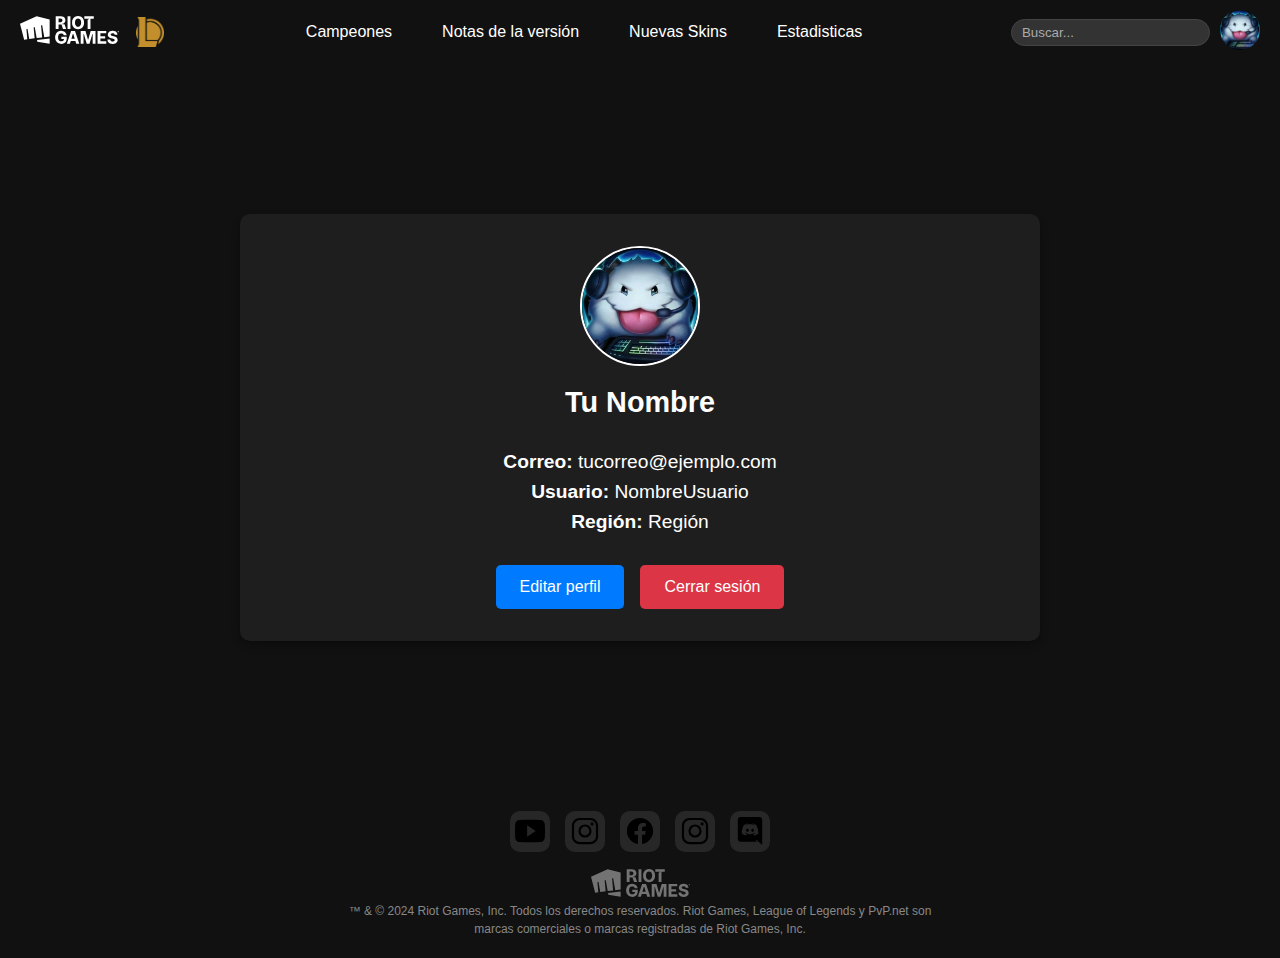
<file: html/perfil.html>
<!DOCTYPE html>
<html lang="es">
<head>
    <meta charset="UTF-8">
    <meta name="viewport" content="width=device-width, initial-scale=1.0">
    <link rel="stylesheet" href="../css/perfil.css">
    <link rel="stylesheet" href="../css/header.css">
    <link rel="stylesheet" href="../css/footer.css">

    <title>Perfil</title>
    <style>
        .logo-header {
          fill: white;
          cursor: pointer;
        }
  
        .logo-header:hover {
          fill: red;
        }
  
        .logo-footer {
          fill: rgb(115, 115, 115);
          cursor: pointer;
        }
  
        .logo-footer:hover {
          fill: white;
        }  
    </style>    
</head>
<body>
    <header class="header">
        <div class="logo-container">
            <a href="../index.html"><svg width="99" height="32" viewBox="0 0 587.93 165" class="logo-header"><title> Riot Games </title><title>riotLogo-mobile21</title><path d="M98.77.33 0 46.07l24.61 93.66 18.73-2.3-5.15-58.89 6.15-2.74L54.96 136l32.01-3.93-5.69-65 6.09-2.71 11.68 66.23 32.38-3.98-6.23-71.25 6.16-2.74 12.77 72.43 32.01-3.93V19.71L98.77.33zm2.32 142.05 1.63 9.22 73.42 12.24v-30.68l-75.01 9.22h-.04zm144.49-19.22v12.63h15.57a14.84 14.84 0 0 1-1.92 7.31 13 13 0 0 1-5.6 5.11 20 20 0 0 1-8.9 1.8 17.53 17.53 0 0 1-10-2.8 17.87 17.87 0 0 1-6.44-8.14 33.06 33.06 0 0 1-2.27-12.93 31.81 31.81 0 0 1 2.32-12.81 18.14 18.14 0 0 1 6.5-8 17.27 17.27 0 0 1 9.82-2.78 19.31 19.31 0 0 1 5.36.71 14.15 14.15 0 0 1 4.33 2.09 12.92 12.92 0 0 1 3.18 3.29 15.61 15.61 0 0 1 2 4.44h17.27a27.22 27.22 0 0 0-3.46-10.28 28.84 28.84 0 0 0-7.05-8.1 32.6 32.6 0 0 0-9.91-5.29 37.91 37.91 0 0 0-12.06-1.86 37.32 37.32 0 0 0-14 2.6 32.6 32.6 0 0 0-11.36 7.61 35 35 0 0 0-7.61 12.21 46.15 46.15 0 0 0-2.73 16.44q0 11.94 4.54 20.59a32.4 32.4 0 0 0 12.69 13.27 39.84 39.84 0 0 0 35.84.84 28.39 28.39 0 0 0 11.67-11q4.25-7.19 4.24-17.2v-9.76Zm215.03 40.81V88.53h51.67v13.96h-34.62v16.76h27.99v13.96h-27.99v16.8h34.7v13.96h-51.75zm101.83-53.3a9 9 0 0 0-3.54-6.64c-2.09-1.59-5-2.38-8.69-2.38a16.63 16.63 0 0 0-6.26 1 8.62 8.62 0 0 0-3.83 2.78 6.74 6.74 0 0 0-1.33 4 6.2 6.2 0 0 0 .79 3.29 7.27 7.27 0 0 0 2.4 2.45 16.54 16.54 0 0 0 3.7 1.79 40.14 40.14 0 0 0 4.64 1.31l6.63 1.54a47.19 47.19 0 0 1 9.45 3.08 27.46 27.46 0 0 1 7.2 4.68 18.84 18.84 0 0 1 4.58 6.39 20.37 20.37 0 0 1 1.61 8.29 20.65 20.65 0 0 1-3.54 12.11 22.56 22.56 0 0 1-10.15 7.85 41.31 41.31 0 0 1-15.93 2.76 42.69 42.69 0 0 1-16.17-2.81 23.22 23.22 0 0 1-10.72-8.48q-3.83-5.66-4-14.12h16.43a10.68 10.68 0 0 0 7.05 9.94 19.37 19.37 0 0 0 7.24 1.26 18.44 18.44 0 0 0 6.66-1.09 10 10 0 0 0 4.33-3 7.22 7.22 0 0 0 1.57-4.48 6.16 6.16 0 0 0-1.42-4 10.86 10.86 0 0 0-4.14-2.81 42.07 42.07 0 0 0-6.89-2.14l-8.07-1.95q-9.65-2.3-15.23-7.26t-5.54-13.44a19.86 19.86 0 0 1 3.72-12.12 24.74 24.74 0 0 1 10.33-8.11 36.74 36.74 0 0 1 15-2.91 35.62 35.62 0 0 1 14.92 2.91 23.43 23.43 0 0 1 9.91 8.14 21.54 21.54 0 0 1 3.6 12.12Zm-113.99 53.3h-16.87v-57.35l-1.73-.02-17.04 57.37h-16.86l-16.58-57.37-2.15.02v57.35h-16.87V88.53h28.67l14.48 50.56h1.75l14.48-50.56h28.72v75.44zm-114.66 0h18.27l-25.33-75.43h-23.15l-25.37 75.43h18.3l4.93-16.54h27.42Zm-28.43-29.7 8.22-27.65h3.1l8.26 27.65Zm278.58-37.76a4 4 0 0 1-3.67-2.44 4 4 0 0 1 0-3.1 4 4 0 0 1 .85-1.27 4.25 4.25 0 0 1 1.27-.86 4.15 4.15 0 0 1 3.1 0 4.13 4.13 0 0 1 1.27.86 4.08 4.08 0 0 1 .86 1.27 4 4 0 0 1 0 3.1 4.08 4.08 0 0 1-.86 1.27 4 4 0 0 1-1.27.86 4 4 0 0 1-1.55.31Zm0-1.09a2.84 2.84 0 0 0 1.47-.39 2.94 2.94 0 0 0 1.05-1 2.93 2.93 0 0 0 0-2.92 3 3 0 0 0-1.06-1 2.93 2.93 0 0 0-2.92 0 3 3 0 0 0-1 1 2.86 2.86 0 0 0 0 2.92 3 3 0 0 0 1 1 2.83 2.83 0 0 0 1.46.39Zm-1.46-1.15V90.6h1.78a1.52 1.52 0 0 1 .69.15 1.13 1.13 0 0 1 .47.42 1.24 1.24 0 0 1 .17.66 1.16 1.16 0 0 1-.18.66 1 1 0 0 1-.48.41 1.56 1.56 0 0 1-.7.14h-1.2v-.72h1a.52.52 0 0 0 .36-.12.5.5 0 0 0 .14-.37.47.47 0 0 0-.14-.37.52.52 0 0 0-.36-.12h-.55v2.93Zm2.39-1.68.82 1.68h-1.11l-.75-1.68ZM282.41 1.03h17.05v75.44h-17.05zm98.02 37.72q0 12.42-4.71 21a32.67 32.67 0 0 1-12.79 13.17 38.57 38.57 0 0 1-36.31 0 32.75 32.75 0 0 1-12.79-13.2q-4.71-8.66-4.71-21t4.71-21.05a32.67 32.67 0 0 1 12.75-13.14 38.65 38.65 0 0 1 36.31 0 32.67 32.67 0 0 1 12.79 13.17q4.71 8.64 4.71 21.05m-17.35 0a33.35 33.35 0 0 0-2.23-13 17.47 17.47 0 0 0-6.33-8 18.57 18.57 0 0 0-19.45 0 17.57 17.57 0 0 0-6.35 8 38.59 38.59 0 0 0 0 26 17.49 17.49 0 0 0 6.35 8 18.57 18.57 0 0 0 19.45 0 17.39 17.39 0 0 0 6.33-8 33.4 33.4 0 0 0 2.23-13M246.58 50.17l8.76 26.3h18.71l-9.74-28.33h-13.23l-.79-2.44c2.52-.49 6.83-1.25 10.65-3.85a20 20 0 0 0 8.75-16.39 24.15 24.15 0 0 0-3.26-12.75 21.9 21.9 0 0 0-9.36-8.64 32.56 32.56 0 0 0-14.64-3H212v75.4h17.06v-26.3Zm-.32-15.61a19.35 19.35 0 0 1-7.26 1.18h-9.94V14.88h9.91a18.68 18.68 0 0 1 7.25 1.24 9.12 9.12 0 0 1 4.4 3.7 10 10 0 0 1 1.5 5.64 9.65 9.65 0 0 1-1.48 5.55 8.86 8.86 0 0 1-4.38 3.55M382.04 1.03v14h29.3l.8 2.45c-2.48.48-6.67 1.22-10.43 3.7v55.31h16.87v-61.5h19.62v-14Z"></path></svg></a>
            <img src="../img/lol-league-of-Legends-logo.png" alt="LoL" class="logo_lol">
        </div>
        <nav class="nav">
            <a href="../html/campeones.html" class="nav-link">Campeones</a>
            <a href="../html/notas_parche.html" class="nav-link">Notas de la versión</a>
            <a href="../html/nuevas_skins.html" class="nav-link">Nuevas Skins</a>
            <a href="../html/estadisticas.html" class="nav-link">Estadisticas</a>
        </nav>
        <div class="search-login">
            <input type="text" class="search" placeholder="Buscar...">
            <a href="../html/perfil.html"><img src="../img/perfil.jpg" alt="Perfil" class="perfil-img"></a>
        </div>
    </header>

    <main>
        <section class="profile-container">
            <div class="profile-header">
                <img src="../img/perfil.jpg" alt="Imagen de perfil" class="profile-img">
                <h1 class="profile-name">Tu Nombre</h1>
            </div>
            <div class="profile-info">
                <p><strong>Correo:</strong> tucorreo@ejemplo.com</p>
                <p><strong>Usuario:</strong> NombreUsuario</p>
                <p><strong>Región:</strong> Región</p>
            </div>
            <div class="profile-actions">
                <a href="../html/editar_perfil.html" class="edit-button">Editar perfil</a>
                <a href="../index.html"><button class="logout-button">Cerrar sesión</button></a>
            </div>
        </section>
    </main>
    
   
    <footer class="footer">
        <!-- Sección de íconos sociales -->
        <section class="social-icons">
            <article class="icon"><a href="#"><img src="../img/logo-youtube.svg" alt="YouTube"></a></article>
            <article class="icon"><a href="#"><img src="../img/logo-instagram.svg" alt="X (Twitter)"></a></article>
            <article class="icon"><a href="#"><img src="../img/logo-facebook.svg"alt="Facebook"></a></article>
            <article class="icon"><a href="#"><img src="../img/logo-instagram.svg" alt="Instagram"></a></article>
            <article class="icon"><a href="#"><img src="../img/logo-discord.svg" alt="Discord"></a></article>
        </section>

        <!-- Sección del logo -->
        <section class="logo">
            <a href="../index.html">
                <svg width="99" height="32" viewBox="0 0 587.93 165" class="logo-footer"><title> Riot Games </title><title>riotLogo-mobile21</title><path d="M98.77.33 0 46.07l24.61 93.66 18.73-2.3-5.15-58.89 6.15-2.74L54.96 136l32.01-3.93-5.69-65 6.09-2.71 11.68 66.23 32.38-3.98-6.23-71.25 6.16-2.74 12.77 72.43 32.01-3.93V19.71L98.77.33zm2.32 142.05 1.63 9.22 73.42 12.24v-30.68l-75.01 9.22h-.04zm144.49-19.22v12.63h15.57a14.84 14.84 0 0 1-1.92 7.31 13 13 0 0 1-5.6 5.11 20 20 0 0 1-8.9 1.8 17.53 17.53 0 0 1-10-2.8 17.87 17.87 0 0 1-6.44-8.14 33.06 33.06 0 0 1-2.27-12.93 31.81 31.81 0 0 1 2.32-12.81 18.14 18.14 0 0 1 6.5-8 17.27 17.27 0 0 1 9.82-2.78 19.31 19.31 0 0 1 5.36.71 14.15 14.15 0 0 1 4.33 2.09 12.92 12.92 0 0 1 3.18 3.29 15.61 15.61 0 0 1 2 4.44h17.27a27.22 27.22 0 0 0-3.46-10.28 28.84 28.84 0 0 0-7.05-8.1 32.6 32.6 0 0 0-9.91-5.29 37.91 37.91 0 0 0-12.06-1.86 37.32 37.32 0 0 0-14 2.6 32.6 32.6 0 0 0-11.36 7.61 35 35 0 0 0-7.61 12.21 46.15 46.15 0 0 0-2.73 16.44q0 11.94 4.54 20.59a32.4 32.4 0 0 0 12.69 13.27 39.84 39.84 0 0 0 35.84.84 28.39 28.39 0 0 0 11.67-11q4.25-7.19 4.24-17.2v-9.76Zm215.03 40.81V88.53h51.67v13.96h-34.62v16.76h27.99v13.96h-27.99v16.8h34.7v13.96h-51.75zm101.83-53.3a9 9 0 0 0-3.54-6.64c-2.09-1.59-5-2.38-8.69-2.38a16.63 16.63 0 0 0-6.26 1 8.62 8.62 0 0 0-3.83 2.78 6.74 6.74 0 0 0-1.33 4 6.2 6.2 0 0 0 .79 3.29 7.27 7.27 0 0 0 2.4 2.45 16.54 16.54 0 0 0 3.7 1.79 40.14 40.14 0 0 0 4.64 1.31l6.63 1.54a47.19 47.19 0 0 1 9.45 3.08 27.46 27.46 0 0 1 7.2 4.68 18.84 18.84 0 0 1 4.58 6.39 20.37 20.37 0 0 1 1.61 8.29 20.65 20.65 0 0 1-3.54 12.11 22.56 22.56 0 0 1-10.15 7.85 41.31 41.31 0 0 1-15.93 2.76 42.69 42.69 0 0 1-16.17-2.81 23.22 23.22 0 0 1-10.72-8.48q-3.83-5.66-4-14.12h16.43a10.68 10.68 0 0 0 7.05 9.94 19.37 19.37 0 0 0 7.24 1.26 18.44 18.44 0 0 0 6.66-1.09 10 10 0 0 0 4.33-3 7.22 7.22 0 0 0 1.57-4.48 6.16 6.16 0 0 0-1.42-4 10.86 10.86 0 0 0-4.14-2.81 42.07 42.07 0 0 0-6.89-2.14l-8.07-1.95q-9.65-2.3-15.23-7.26t-5.54-13.44a19.86 19.86 0 0 1 3.72-12.12 24.74 24.74 0 0 1 10.33-8.11 36.74 36.74 0 0 1 15-2.91 35.62 35.62 0 0 1 14.92 2.91 23.43 23.43 0 0 1 9.91 8.14 21.54 21.54 0 0 1 3.6 12.12Zm-113.99 53.3h-16.87v-57.35l-1.73-.02-17.04 57.37h-16.86l-16.58-57.37-2.15.02v57.35h-16.87V88.53h28.67l14.48 50.56h1.75l14.48-50.56h28.72v75.44zm-114.66 0h18.27l-25.33-75.43h-23.15l-25.37 75.43h18.3l4.93-16.54h27.42Zm-28.43-29.7 8.22-27.65h3.1l8.26 27.65Zm278.58-37.76a4 4 0 0 1-3.67-2.44 4 4 0 0 1 0-3.1 4 4 0 0 1 .85-1.27 4.25 4.25 0 0 1 1.27-.86 4.15 4.15 0 0 1 3.1 0 4.13 4.13 0 0 1 1.27.86 4.08 4.08 0 0 1 .86 1.27 4 4 0 0 1 0 3.1 4.08 4.08 0 0 1-.86 1.27 4 4 0 0 1-1.27.86 4 4 0 0 1-1.55.31Zm0-1.09a2.84 2.84 0 0 0 1.47-.39 2.94 2.94 0 0 0 1.05-1 2.93 2.93 0 0 0 0-2.92 3 3 0 0 0-1.06-1 2.93 2.93 0 0 0-2.92 0 3 3 0 0 0-1 1 2.86 2.86 0 0 0 0 2.92 3 3 0 0 0 1 1 2.83 2.83 0 0 0 1.46.39Zm-1.46-1.15V90.6h1.78a1.52 1.52 0 0 1 .69.15 1.13 1.13 0 0 1 .47.42 1.24 1.24 0 0 1 .17.66 1.16 1.16 0 0 1-.18.66 1 1 0 0 1-.48.41 1.56 1.56 0 0 1-.7.14h-1.2v-.72h1a.52.52 0 0 0 .36-.12.5.5 0 0 0 .14-.37.47.47 0 0 0-.14-.37.52.52 0 0 0-.36-.12h-.55v2.93Zm2.39-1.68.82 1.68h-1.11l-.75-1.68ZM282.41 1.03h17.05v75.44h-17.05zm98.02 37.72q0 12.42-4.71 21a32.67 32.67 0 0 1-12.79 13.17 38.57 38.57 0 0 1-36.31 0 32.75 32.75 0 0 1-12.79-13.2q-4.71-8.66-4.71-21t4.71-21.05a32.67 32.67 0 0 1 12.75-13.14 38.65 38.65 0 0 1 36.31 0 32.67 32.67 0 0 1 12.79 13.17q4.71 8.64 4.71 21.05m-17.35 0a33.35 33.35 0 0 0-2.23-13 17.47 17.47 0 0 0-6.33-8 18.57 18.57 0 0 0-19.45 0 17.57 17.57 0 0 0-6.35 8 38.59 38.59 0 0 0 0 26 17.49 17.49 0 0 0 6.35 8 18.57 18.57 0 0 0 19.45 0 17.39 17.39 0 0 0 6.33-8 33.4 33.4 0 0 0 2.23-13M246.58 50.17l8.76 26.3h18.71l-9.74-28.33h-13.23l-.79-2.44c2.52-.49 6.83-1.25 10.65-3.85a20 20 0 0 0 8.75-16.39 24.15 24.15 0 0 0-3.26-12.75 21.9 21.9 0 0 0-9.36-8.64 32.56 32.56 0 0 0-14.64-3H212v75.4h17.06v-26.3Zm-.32-15.61a19.35 19.35 0 0 1-7.26 1.18h-9.94V14.88h9.91a18.68 18.68 0 0 1 7.25 1.24 9.12 9.12 0 0 1 4.4 3.7 10 10 0 0 1 1.5 5.64 9.65 9.65 0 0 1-1.48 5.55 8.86 8.86 0 0 1-4.38 3.55M382.04 1.03v14h29.3l.8 2.45c-2.48.48-6.67 1.22-10.43 3.7v55.31h16.87v-61.5h19.62v-14Z"></path></svg>
            </a>
        </section>
        

        <!-- Sección del texto legal -->
        <section class="legal-text">
            <article>
                <p>™ & © 2024 Riot Games, Inc. Todos los derechos reservados. Riot Games, League of Legends y PvP.net son marcas comerciales o marcas registradas de Riot Games, Inc.</p>
            </article>
        </section>
    </footer>
</body>
</html>
</file>
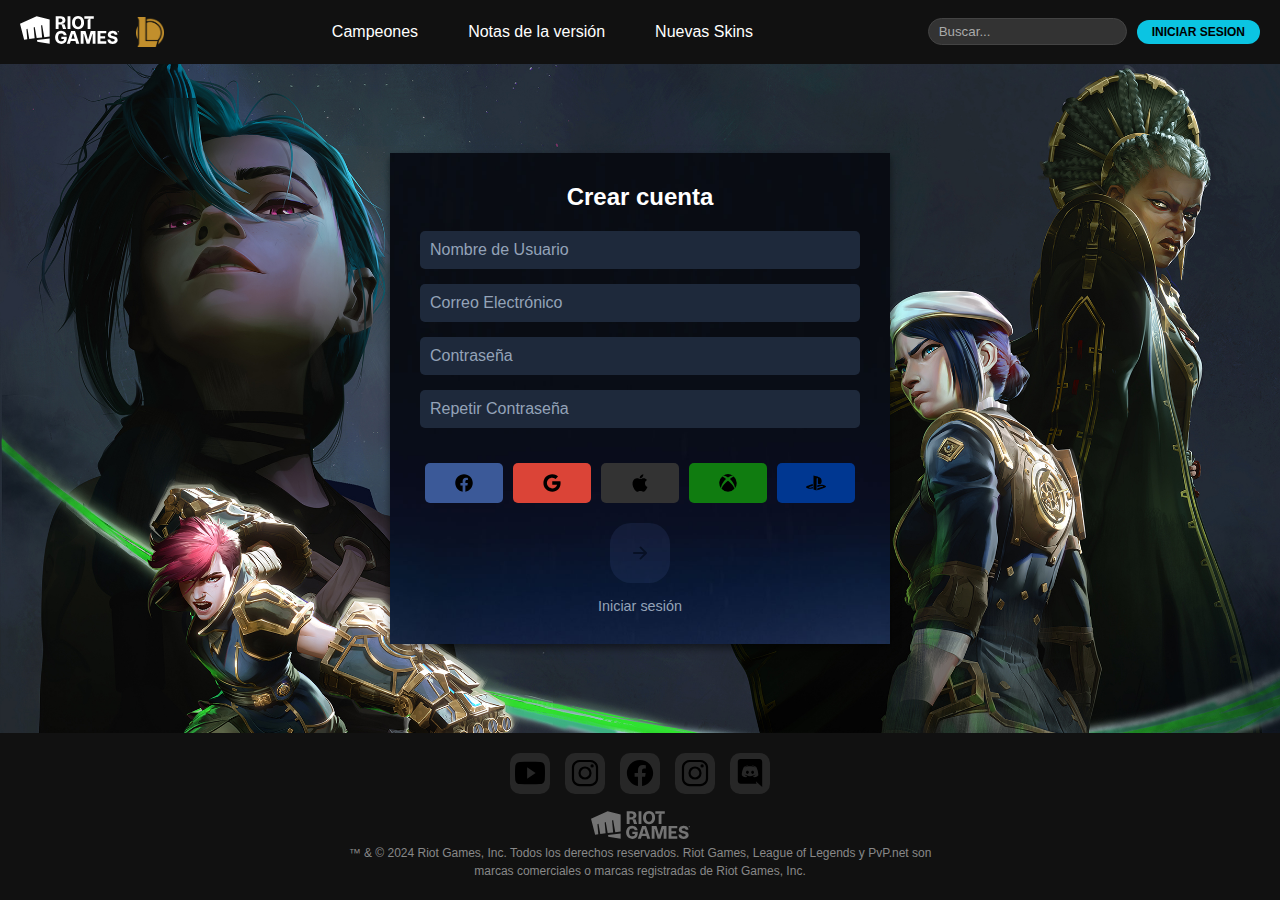
<file: html/register.html>
<!DOCTYPE html>
<html lang="es">
<head>
    <meta charset="UTF-8">
    <meta name="viewport" content="width=device-width, initial-scale=1.0">
    <link rel="stylesheet" href="../css/login.css">
    <link rel="stylesheet" href="../css/header.css">
    <link rel="stylesheet" href="../css/footer.css">
    <title>Register</title>
    <style>

        .logo-header {
          fill: white;
          cursor: pointer;
        }
  
        .logo-header:hover {
          fill: red;
        }
  
        .logo-footer {
          fill: rgb(115, 115, 115);
          cursor: pointer;
        }
  
        .logo-footer:hover {
          fill: white;
        }
  
    </style>
</head>

<body>
    <header class="header">
        <div class="logo-container">
            <a href="../index.html"><svg width="99" height="32" viewBox="0 0 587.93 165" class="logo-header"><title> Riot Games </title><title>riotLogo-mobile21</title><path d="M98.77.33 0 46.07l24.61 93.66 18.73-2.3-5.15-58.89 6.15-2.74L54.96 136l32.01-3.93-5.69-65 6.09-2.71 11.68 66.23 32.38-3.98-6.23-71.25 6.16-2.74 12.77 72.43 32.01-3.93V19.71L98.77.33zm2.32 142.05 1.63 9.22 73.42 12.24v-30.68l-75.01 9.22h-.04zm144.49-19.22v12.63h15.57a14.84 14.84 0 0 1-1.92 7.31 13 13 0 0 1-5.6 5.11 20 20 0 0 1-8.9 1.8 17.53 17.53 0 0 1-10-2.8 17.87 17.87 0 0 1-6.44-8.14 33.06 33.06 0 0 1-2.27-12.93 31.81 31.81 0 0 1 2.32-12.81 18.14 18.14 0 0 1 6.5-8 17.27 17.27 0 0 1 9.82-2.78 19.31 19.31 0 0 1 5.36.71 14.15 14.15 0 0 1 4.33 2.09 12.92 12.92 0 0 1 3.18 3.29 15.61 15.61 0 0 1 2 4.44h17.27a27.22 27.22 0 0 0-3.46-10.28 28.84 28.84 0 0 0-7.05-8.1 32.6 32.6 0 0 0-9.91-5.29 37.91 37.91 0 0 0-12.06-1.86 37.32 37.32 0 0 0-14 2.6 32.6 32.6 0 0 0-11.36 7.61 35 35 0 0 0-7.61 12.21 46.15 46.15 0 0 0-2.73 16.44q0 11.94 4.54 20.59a32.4 32.4 0 0 0 12.69 13.27 39.84 39.84 0 0 0 35.84.84 28.39 28.39 0 0 0 11.67-11q4.25-7.19 4.24-17.2v-9.76Zm215.03 40.81V88.53h51.67v13.96h-34.62v16.76h27.99v13.96h-27.99v16.8h34.7v13.96h-51.75zm101.83-53.3a9 9 0 0 0-3.54-6.64c-2.09-1.59-5-2.38-8.69-2.38a16.63 16.63 0 0 0-6.26 1 8.62 8.62 0 0 0-3.83 2.78 6.74 6.74 0 0 0-1.33 4 6.2 6.2 0 0 0 .79 3.29 7.27 7.27 0 0 0 2.4 2.45 16.54 16.54 0 0 0 3.7 1.79 40.14 40.14 0 0 0 4.64 1.31l6.63 1.54a47.19 47.19 0 0 1 9.45 3.08 27.46 27.46 0 0 1 7.2 4.68 18.84 18.84 0 0 1 4.58 6.39 20.37 20.37 0 0 1 1.61 8.29 20.65 20.65 0 0 1-3.54 12.11 22.56 22.56 0 0 1-10.15 7.85 41.31 41.31 0 0 1-15.93 2.76 42.69 42.69 0 0 1-16.17-2.81 23.22 23.22 0 0 1-10.72-8.48q-3.83-5.66-4-14.12h16.43a10.68 10.68 0 0 0 7.05 9.94 19.37 19.37 0 0 0 7.24 1.26 18.44 18.44 0 0 0 6.66-1.09 10 10 0 0 0 4.33-3 7.22 7.22 0 0 0 1.57-4.48 6.16 6.16 0 0 0-1.42-4 10.86 10.86 0 0 0-4.14-2.81 42.07 42.07 0 0 0-6.89-2.14l-8.07-1.95q-9.65-2.3-15.23-7.26t-5.54-13.44a19.86 19.86 0 0 1 3.72-12.12 24.74 24.74 0 0 1 10.33-8.11 36.74 36.74 0 0 1 15-2.91 35.62 35.62 0 0 1 14.92 2.91 23.43 23.43 0 0 1 9.91 8.14 21.54 21.54 0 0 1 3.6 12.12Zm-113.99 53.3h-16.87v-57.35l-1.73-.02-17.04 57.37h-16.86l-16.58-57.37-2.15.02v57.35h-16.87V88.53h28.67l14.48 50.56h1.75l14.48-50.56h28.72v75.44zm-114.66 0h18.27l-25.33-75.43h-23.15l-25.37 75.43h18.3l4.93-16.54h27.42Zm-28.43-29.7 8.22-27.65h3.1l8.26 27.65Zm278.58-37.76a4 4 0 0 1-3.67-2.44 4 4 0 0 1 0-3.1 4 4 0 0 1 .85-1.27 4.25 4.25 0 0 1 1.27-.86 4.15 4.15 0 0 1 3.1 0 4.13 4.13 0 0 1 1.27.86 4.08 4.08 0 0 1 .86 1.27 4 4 0 0 1 0 3.1 4.08 4.08 0 0 1-.86 1.27 4 4 0 0 1-1.27.86 4 4 0 0 1-1.55.31Zm0-1.09a2.84 2.84 0 0 0 1.47-.39 2.94 2.94 0 0 0 1.05-1 2.93 2.93 0 0 0 0-2.92 3 3 0 0 0-1.06-1 2.93 2.93 0 0 0-2.92 0 3 3 0 0 0-1 1 2.86 2.86 0 0 0 0 2.92 3 3 0 0 0 1 1 2.83 2.83 0 0 0 1.46.39Zm-1.46-1.15V90.6h1.78a1.52 1.52 0 0 1 .69.15 1.13 1.13 0 0 1 .47.42 1.24 1.24 0 0 1 .17.66 1.16 1.16 0 0 1-.18.66 1 1 0 0 1-.48.41 1.56 1.56 0 0 1-.7.14h-1.2v-.72h1a.52.52 0 0 0 .36-.12.5.5 0 0 0 .14-.37.47.47 0 0 0-.14-.37.52.52 0 0 0-.36-.12h-.55v2.93Zm2.39-1.68.82 1.68h-1.11l-.75-1.68ZM282.41 1.03h17.05v75.44h-17.05zm98.02 37.72q0 12.42-4.71 21a32.67 32.67 0 0 1-12.79 13.17 38.57 38.57 0 0 1-36.31 0 32.75 32.75 0 0 1-12.79-13.2q-4.71-8.66-4.71-21t4.71-21.05a32.67 32.67 0 0 1 12.75-13.14 38.65 38.65 0 0 1 36.31 0 32.67 32.67 0 0 1 12.79 13.17q4.71 8.64 4.71 21.05m-17.35 0a33.35 33.35 0 0 0-2.23-13 17.47 17.47 0 0 0-6.33-8 18.57 18.57 0 0 0-19.45 0 17.57 17.57 0 0 0-6.35 8 38.59 38.59 0 0 0 0 26 17.49 17.49 0 0 0 6.35 8 18.57 18.57 0 0 0 19.45 0 17.39 17.39 0 0 0 6.33-8 33.4 33.4 0 0 0 2.23-13M246.58 50.17l8.76 26.3h18.71l-9.74-28.33h-13.23l-.79-2.44c2.52-.49 6.83-1.25 10.65-3.85a20 20 0 0 0 8.75-16.39 24.15 24.15 0 0 0-3.26-12.75 21.9 21.9 0 0 0-9.36-8.64 32.56 32.56 0 0 0-14.64-3H212v75.4h17.06v-26.3Zm-.32-15.61a19.35 19.35 0 0 1-7.26 1.18h-9.94V14.88h9.91a18.68 18.68 0 0 1 7.25 1.24 9.12 9.12 0 0 1 4.4 3.7 10 10 0 0 1 1.5 5.64 9.65 9.65 0 0 1-1.48 5.55 8.86 8.86 0 0 1-4.38 3.55M382.04 1.03v14h29.3l.8 2.45c-2.48.48-6.67 1.22-10.43 3.7v55.31h16.87v-61.5h19.62v-14Z"></path></svg></a>
            <img src="../img/lol-league-of-Legends-logo.png" alt="LoL" class="logo_lol">
        </div>
        <nav class="nav">
            <a href="../html/campeones.html" class="nav-link">Campeones</a>
            <a href="../html/notas_parche.html" class="nav-link">Notas de la versión</a>
            <a href="../html/nuevas_skins.html" class="nav-link">Nuevas Skins</a>
        </nav>
        <div class="search-login">
            <input type="text" class="search" placeholder="Buscar...">
            <a href="../html/login.html"><button class="login-btn"><b>INICIAR SESION</b></button></a>
        </div>
    </header>

    <!-- Contenido Principal -->
    <main class="main-content">
        <div class="form-container">
            <h2>Crear cuenta</h2>
            <form action="../html/index_iniciado.html">
                <input type="text" placeholder="Nombre de Usuario" required>
                <input type="email" placeholder="Correo Electrónico" required>
                <input type="password" placeholder="Contraseña" required>
                <input type="password" placeholder="Repetir Contraseña" required>
            
                
                <div class="social-buttons">
                    <button type="button" class="social-btn facebook">
                        <img src="../img/logo-facebook.svg" alt="fb">
                    </button>
                    <button type="button" class="social-btn google">
                        <img src="../img/logo-google.svg" alt="google">
                    </button>
                    <button type="button" class="social-btn apple">
                        <img src="../img/logo-apple.svg" alt="apple">
                    </button>
                    <button type="button" class="social-btn xbox">
                        <img src="../img/logo-xbox.svg" alt="xbox">
                    </button>
                    <button type="button" class="social-btn playstation">
                        <img src="../img/logo-playstation.svg" alt="play">
                    </button>
                </div>
                <button type="submit" class="submit-btn">
                    <img src="../img/arrow-forward-outline.svg" alt="submit">
                </button>
            </form>
            <a href="../html/login.html" class="login-link">Iniciar sesión</a>
        </div>
    </main>
    
    <footer class="footer">
        <!-- Sección de íconos sociales -->
        <section class="social-icons">
            <article class="icon"><a href="#"><img src="../img/logo-youtube.svg" alt="YouTube"></a></article>
            <article class="icon"><a href="#"><img src="../img/logo-instagram.svg" alt="X (Twitter)"></a></article>
            <article class="icon"><a href="#"><img src="../img/logo-facebook.svg"alt="Facebook"></a></article>
            <article class="icon"><a href="#"><img src="../img/logo-instagram.svg" alt="Instagram"></a></article>
            <article class="icon"><a href="#"><img src="../img/logo-discord.svg" alt="Discord"></a></article>
        </section>

        <!-- Sección del logo -->
        <section class="logo">
            <a href="../index.html">
                <svg width="99" height="32" viewBox="0 0 587.93 165" class="logo-footer"><title> Riot Games </title><title>riotLogo-mobile21</title><path d="M98.77.33 0 46.07l24.61 93.66 18.73-2.3-5.15-58.89 6.15-2.74L54.96 136l32.01-3.93-5.69-65 6.09-2.71 11.68 66.23 32.38-3.98-6.23-71.25 6.16-2.74 12.77 72.43 32.01-3.93V19.71L98.77.33zm2.32 142.05 1.63 9.22 73.42 12.24v-30.68l-75.01 9.22h-.04zm144.49-19.22v12.63h15.57a14.84 14.84 0 0 1-1.92 7.31 13 13 0 0 1-5.6 5.11 20 20 0 0 1-8.9 1.8 17.53 17.53 0 0 1-10-2.8 17.87 17.87 0 0 1-6.44-8.14 33.06 33.06 0 0 1-2.27-12.93 31.81 31.81 0 0 1 2.32-12.81 18.14 18.14 0 0 1 6.5-8 17.27 17.27 0 0 1 9.82-2.78 19.31 19.31 0 0 1 5.36.71 14.15 14.15 0 0 1 4.33 2.09 12.92 12.92 0 0 1 3.18 3.29 15.61 15.61 0 0 1 2 4.44h17.27a27.22 27.22 0 0 0-3.46-10.28 28.84 28.84 0 0 0-7.05-8.1 32.6 32.6 0 0 0-9.91-5.29 37.91 37.91 0 0 0-12.06-1.86 37.32 37.32 0 0 0-14 2.6 32.6 32.6 0 0 0-11.36 7.61 35 35 0 0 0-7.61 12.21 46.15 46.15 0 0 0-2.73 16.44q0 11.94 4.54 20.59a32.4 32.4 0 0 0 12.69 13.27 39.84 39.84 0 0 0 35.84.84 28.39 28.39 0 0 0 11.67-11q4.25-7.19 4.24-17.2v-9.76Zm215.03 40.81V88.53h51.67v13.96h-34.62v16.76h27.99v13.96h-27.99v16.8h34.7v13.96h-51.75zm101.83-53.3a9 9 0 0 0-3.54-6.64c-2.09-1.59-5-2.38-8.69-2.38a16.63 16.63 0 0 0-6.26 1 8.62 8.62 0 0 0-3.83 2.78 6.74 6.74 0 0 0-1.33 4 6.2 6.2 0 0 0 .79 3.29 7.27 7.27 0 0 0 2.4 2.45 16.54 16.54 0 0 0 3.7 1.79 40.14 40.14 0 0 0 4.64 1.31l6.63 1.54a47.19 47.19 0 0 1 9.45 3.08 27.46 27.46 0 0 1 7.2 4.68 18.84 18.84 0 0 1 4.58 6.39 20.37 20.37 0 0 1 1.61 8.29 20.65 20.65 0 0 1-3.54 12.11 22.56 22.56 0 0 1-10.15 7.85 41.31 41.31 0 0 1-15.93 2.76 42.69 42.69 0 0 1-16.17-2.81 23.22 23.22 0 0 1-10.72-8.48q-3.83-5.66-4-14.12h16.43a10.68 10.68 0 0 0 7.05 9.94 19.37 19.37 0 0 0 7.24 1.26 18.44 18.44 0 0 0 6.66-1.09 10 10 0 0 0 4.33-3 7.22 7.22 0 0 0 1.57-4.48 6.16 6.16 0 0 0-1.42-4 10.86 10.86 0 0 0-4.14-2.81 42.07 42.07 0 0 0-6.89-2.14l-8.07-1.95q-9.65-2.3-15.23-7.26t-5.54-13.44a19.86 19.86 0 0 1 3.72-12.12 24.74 24.74 0 0 1 10.33-8.11 36.74 36.74 0 0 1 15-2.91 35.62 35.62 0 0 1 14.92 2.91 23.43 23.43 0 0 1 9.91 8.14 21.54 21.54 0 0 1 3.6 12.12Zm-113.99 53.3h-16.87v-57.35l-1.73-.02-17.04 57.37h-16.86l-16.58-57.37-2.15.02v57.35h-16.87V88.53h28.67l14.48 50.56h1.75l14.48-50.56h28.72v75.44zm-114.66 0h18.27l-25.33-75.43h-23.15l-25.37 75.43h18.3l4.93-16.54h27.42Zm-28.43-29.7 8.22-27.65h3.1l8.26 27.65Zm278.58-37.76a4 4 0 0 1-3.67-2.44 4 4 0 0 1 0-3.1 4 4 0 0 1 .85-1.27 4.25 4.25 0 0 1 1.27-.86 4.15 4.15 0 0 1 3.1 0 4.13 4.13 0 0 1 1.27.86 4.08 4.08 0 0 1 .86 1.27 4 4 0 0 1 0 3.1 4.08 4.08 0 0 1-.86 1.27 4 4 0 0 1-1.27.86 4 4 0 0 1-1.55.31Zm0-1.09a2.84 2.84 0 0 0 1.47-.39 2.94 2.94 0 0 0 1.05-1 2.93 2.93 0 0 0 0-2.92 3 3 0 0 0-1.06-1 2.93 2.93 0 0 0-2.92 0 3 3 0 0 0-1 1 2.86 2.86 0 0 0 0 2.92 3 3 0 0 0 1 1 2.83 2.83 0 0 0 1.46.39Zm-1.46-1.15V90.6h1.78a1.52 1.52 0 0 1 .69.15 1.13 1.13 0 0 1 .47.42 1.24 1.24 0 0 1 .17.66 1.16 1.16 0 0 1-.18.66 1 1 0 0 1-.48.41 1.56 1.56 0 0 1-.7.14h-1.2v-.72h1a.52.52 0 0 0 .36-.12.5.5 0 0 0 .14-.37.47.47 0 0 0-.14-.37.52.52 0 0 0-.36-.12h-.55v2.93Zm2.39-1.68.82 1.68h-1.11l-.75-1.68ZM282.41 1.03h17.05v75.44h-17.05zm98.02 37.72q0 12.42-4.71 21a32.67 32.67 0 0 1-12.79 13.17 38.57 38.57 0 0 1-36.31 0 32.75 32.75 0 0 1-12.79-13.2q-4.71-8.66-4.71-21t4.71-21.05a32.67 32.67 0 0 1 12.75-13.14 38.65 38.65 0 0 1 36.31 0 32.67 32.67 0 0 1 12.79 13.17q4.71 8.64 4.71 21.05m-17.35 0a33.35 33.35 0 0 0-2.23-13 17.47 17.47 0 0 0-6.33-8 18.57 18.57 0 0 0-19.45 0 17.57 17.57 0 0 0-6.35 8 38.59 38.59 0 0 0 0 26 17.49 17.49 0 0 0 6.35 8 18.57 18.57 0 0 0 19.45 0 17.39 17.39 0 0 0 6.33-8 33.4 33.4 0 0 0 2.23-13M246.58 50.17l8.76 26.3h18.71l-9.74-28.33h-13.23l-.79-2.44c2.52-.49 6.83-1.25 10.65-3.85a20 20 0 0 0 8.75-16.39 24.15 24.15 0 0 0-3.26-12.75 21.9 21.9 0 0 0-9.36-8.64 32.56 32.56 0 0 0-14.64-3H212v75.4h17.06v-26.3Zm-.32-15.61a19.35 19.35 0 0 1-7.26 1.18h-9.94V14.88h9.91a18.68 18.68 0 0 1 7.25 1.24 9.12 9.12 0 0 1 4.4 3.7 10 10 0 0 1 1.5 5.64 9.65 9.65 0 0 1-1.48 5.55 8.86 8.86 0 0 1-4.38 3.55M382.04 1.03v14h29.3l.8 2.45c-2.48.48-6.67 1.22-10.43 3.7v55.31h16.87v-61.5h19.62v-14Z"></path></svg>
            </a>
        </section>
        

        <!-- Sección del texto legal -->
        <section class="legal-text">
            <article>
                <p>™ & © 2024 Riot Games, Inc. Todos los derechos reservados. Riot Games, League of Legends y PvP.net son marcas comerciales o marcas registradas de Riot Games, Inc.</p>
            </article>
        </section>
    </footer>
</body>
</html>
</file>
<file: css/index.css>
/* General */
.main-content {
  margin: 0 auto;
  color: #fff;
}

/* Hero Section */
.hero {
  position: relative;
  text-align: center;
  background-image: url("../img/fondo_lol.jpeg");
  background-size: cover; /* Ajusta la imagen para cubrir todo el fondo */
  background-position: center; /* Centra la imagen */
  background-repeat: no-repeat;
  min-height: 500px;
}

.hero-image {
  position: absolute;
  top: 30%;
  left: 42%;
  width: auto;
  height: auto;
}

.hero-overlay {
  position: absolute;
  top: 70%;
  left: 50%;
  transform: translate(-50%, -50%);
  text-align: center;
}

.play-button {
  background-color: #C8AA6E;
  color: #000;
  padding: 10px 20px;
  border: none;
  font-size: 1.2rem;
  cursor: pointer;
}

/* Noticias destacadas */
.news {
  text-align: center;
  margin: 50px 0;
}

.news h2 {
  margin-bottom: 20px;
  font-size: 2rem;
  font-weight: bold;
  font-style: italic;
  color: #000;
  text-align: left;
  margin-left: 100px;
}

.news-dards {
  display: flex;
  justify-content: space-between;
  gap: 20px;
  flex-wrap: wrap;
  margin: 100px;
  margin-top: 0;
}

.news-card {
  overflow: hidden;
  width: 32%;
  text-align: left;
  display: flex;
  flex-direction: column;
  transition: transform 0.3s ease;

}

.news-card:hover {
  transform: scale(1.03);
}

.news-card img {
  width: 100%;
  height: auto;
  display: block;
}

.news-card-content {
  padding: 15px;
}

.news-card .category {
  color: #C8AA6E;
  font-size: 0.9rem;
  font-weight: bold;
  margin-bottom: 8px;
  text-transform: uppercase;
}

.news-card h3 {
  color: #0A1428;
  font-size: 1.1rem;
  margin-bottom: 10px;
}

.news-card p {
  color: #bbb;
  font-size: 0.95rem;
  line-height: 1.5;
}



.button {
  background-color: #C8AA6E;
  color: #000;
  padding: 10px 20px;
  border: none;
  font-size: 0.9rem;
  cursor: pointer;
  transition: background-color 0.3s ease;
}

.button:hover {
  background-color: #D3BB8B;
}
   

/* Sección del campeón */
.champion-intro {
  width: 100%;
  display: flex;
  justify-content: center;
  align-items: center;
  background-color: #fff;
  background-image: url("https://cmsassets.rgpub.io/sanity/images/dsfx7636/news/fab36e5433f9457968d5f4e5c2ebed38fdd4b17c-656x657.png?auto=format&fit=fill&q=80&w=656");
  background-repeat: no-repeat;
  background-size: cover;
}
  
.champion-content {
  display: flex;
  width: 100%;
}
  
/* Columna Izquierda */
.champion-left {
  flex: 1;
  display: flex;
  flex-direction: column;
  align-items: center;
  text-align: center;
  justify-content: center;

}
  
.champion-subtitle {
  font-size: 1rem;
  color: #0A1428;
  letter-spacing: 1px;
}
  
.champion-name {
  font-size: 2.5rem;
  font-weight: 900;
  color: #0A1428;
  margin: 0;
}
  
.champion-description {
  font-size: 1rem;
  color: #333;
  margin-bottom: 50px;
}
  
  
.champion-button:hover {
  background-color: #e0b76a;
}
  
  /* Roles */
.roles-icons {
  display: flex;
  gap: 1rem;
  font-size: 0.9rem;
  color: #8c8c8c;
}
  
.roles-icons span {
  margin-top: 20px;
  border-bottom: 1px solid #b89c5a;
}
  
/* Columna Derecha */
.champion-right {
  flex: 1;
  text-align: center;
}
  
.champion-image {
  width: 100%;
  max-width: 300px;
  object-fit: contain;
}
  
.champion-title {
  font-size: 1.5rem;
  font-weight: bold;
  margin-top: 1rem;
  color: #0A1428;
  font-style: italic;
}
  
.champion-role {
  font-size: 1rem;
  color: gray;
}

/* Promo Section */
.promo {
  display: flex;
  align-items: center;
  justify-content: center;
  gap: 30px;
  background-image: url(../img/fondo_arbusto.png);
  background-size: cover; /* Ajusta la imagen para cubrir todo el fondo */
  background-position: center; /* Centra la imagen */
  background-repeat: no-repeat;
  background-color: #0f0f0f;
  text-align: left;
  padding: 50px 20px;
}

.promo-content h2, h1{
  margin-bottom: 10px;
}

.promo-content h2 {
  font-size: 20px;
  font-style: italic;
  margin: 0;
}

.promo-content h1 {
  font-size: 70px;
  font-style: italic;
  margin-top: 20px;
  font-weight: 1000;
}

.promo-content p {
  margin-bottom: 30px;
}
</file>
<file: css/header.css>
/* Estilos del Header */
* {
    font-family: "Inter", sans-serif;
}
body {
    margin: 0;
}

.header {
    display: flex;
    justify-content: space-between;
    align-items: center;
    background-color: #111111;
    padding: 10px 20px;
    color: #fff;
    position: sticky;
    top: 0;
    z-index: 3;
}

.logo-container {
    display: flex;
    align-items: center;
    gap: 10px;
}

.logo-riot {
    fill: white;
}

.logo-riot:hover {
    fill: red;
}

.logo_lol {
    margin: 5%;
    height: 30px;
}

/* Estilos de la navegacion principal */
.nav {
    display: flex;
    gap: 20px;
}

.nav-link {
    color: #fff;
    text-decoration: none;
    font-size: 16px;
    padding: 5px 15px;
    border-radius: 20px;
    transition: all 0.3s;
}

.nav-link:hover {
    background-color: rgba(128, 128, 128, 0.3); /* Fondo oscuro al hacer hover */
    color: #C8AA6E;
    font-weight: bold;
}

.search-login {
    display: flex;
    align-items: center;
    gap: 10px;
}

.search {
    padding: 5px 10px;
    border: 1px solid #444;
    border-radius: 20px;
    background-color: #333;
    color: #fff;
    outline: none;
    transition: border-color 0.3s;
}

.search::placeholder {
    color: #aaa;
}

.search:focus {
    border-color: #C8AA6E;
}

.login-btn {
    background-color: #0BC4E2;
    color: black;
    border: none;
    border-radius: 20px;
    padding: 5px 15px;
    cursor: pointer;
    font-size: 12px;
    transition: background-color 0.3s;
}

.login-btn:hover {
    background-color: #2C8CC2;
    color: #C8AA6E;
}
</file>
<file: css/footer.css>
/* Estilos del footer */
.footer {
    background-color: #111111;
    padding: 20px 0;
    text-align: center;
    color: #888;
    font-size: 14px;
}

.social-icons {
    display: flex;
    justify-content: center;
    gap: 15px;
    margin-bottom: 5px;
}

.social-icons .icon img {
    width: 30px;
    height: 30px;
    transition: opacity 0.3s;
}

.social-icons .icon img:hover {
    opacity: 0.7;
}

.legal-text {
    font-size: 12px;
    line-height: 1.5;
    max-width: 600px;
    margin: 0 auto;
    color: #888;
}

/* Estilos del logo */
.logo svg {
    margin-top: 10px;
}

.icon {
    background-color: rgba(128, 128, 128, 0.2);
    padding: 5px;
    border: none;
    border-radius: 25%;
    padding-bottom: 3px;
}
</file>
<file: css/campeones.css>
/* Estilos para el texto */
.text {
    display: flex;
    flex-direction: column;
    justify-content: center;
    align-items: center;
    text-align: center;
    color: #0A1428;

}


.elige {
    margin-top: 5%;
}

h1 {
    margin-top: 0px;
    margin-bottom: 15px;
    font-size: 40px;
    font-weight:1000;
}

.parrf {
    margin-top: 0px;
}


/* Contenedor principal */
.champion-gallery {
    display: grid;
    grid-template-columns: repeat(auto-fit, minmax(200px, 1fr));
    gap: 20px;
    display: flex;
    justify-content: center;
    align-items: center;
    margin-top: 3%;
    margin-bottom: 5%;
}

/* Tarjeta de campeón */
.champion-card {
    position: relative;
    overflow: hidden;
    border-radius: 10px;
    box-shadow: 0 4px 8px rgba(0, 0, 0, 0.2);
    transition: transform 0.3s ease;
    cursor: pointer;
}

.champion-card:hover {
    transform: translateY(-10px);
}

/* Imagen del campeón */
.champion-image {
    width: 100%;
    height: auto;
    display: block;
}

/* Nombre del campeón */
.champion-name {
    position: absolute;
    bottom: 0;
    width: 100%;
    text-align: center;
    background-color: #0A1428;
    color: #fff;
    font-size: 1rem;
    font-weight: bold;
    text-align: left;
    padding: 10px;
}

/* Estilos para el boton */
.sec-button {
    display: flex;
    justify-content: center;
    margin-bottom: 2%;
}

.button {
    background-color: #C8AA6E;
    color: #000;
    padding: 10px 20px;
    border: none;
    font-size: 1rem;
    cursor: pointer;
    margin-top: 10px;
}

.button:hover {
    background-color: #D3BB8B;
}
</file>
<file: css/editar_perfil.css>
/* Estilos generales */
* {
    margin: 0;
    padding: 0;
    box-sizing: border-box;
  }

body {
    font-family: "Inter", sans-serif;
    background: url("../img/arcane2_desktop_default_2x.jpg") no-repeat center center fixed;
    background-size: cover;
    color: #fff;
    display: flex;
    flex-direction: column;
    justify-content: space-between;
    min-height: 100vh;
}
  
.perfil-img {
    border-radius: 100%;
    max-height: 40px;
    max-width: 40px;
  
}

/* Formulario */
.main-content {
    flex: 1;
    display: flex;
    justify-content: center;
    align-items: center;
    margin: 20px;
}

.form-container {
    background-image: url("../img/arcane2_desktop_container_2x.jpg");
    background-repeat: no-repeat;
    background-size: cover;
    padding: 30px;
    box-shadow: 0 4px 8px rgba(0, 0, 0, 0.5);
    width: 100%;
    max-width: 600px;
    text-align: center;
    
}

.form-container h2 {
    margin-bottom: 20px;
    font-size: 1.5rem;
}

form {
    display: grid;
    grid-template-columns: repeat(2, 1fr);
    gap: 15px;
}

form input {
    padding: 10px;
    font-size: 1rem;
    border: none;
    border-radius: 5px;
    background-color: #1e293b;
    color: #fff;
}

form input::placeholder {
    color: #94a3b8;
}



/* Botón de enviar */
.submit-btn {
    grid-column: span 2;    
    background-color:rgb(77, 101, 172);
    opacity: 15%;
    padding: 10px;
    font-size: 1.5rem;
    color: #fff;
    border: none;
    border-radius: 35%;
    width: 60px;
    height: 60px;
    margin: 0 auto;
    display: flex;
    justify-content: center;
    align-items: center;
    cursor: pointer;
    transition: background-color 0.3s ease;
}

.submit-btn img {
    width: 100%;
    height: 50%;
    display: flex;
    justify-content: center;
    align-items: center;
}

.submit-btn:hover {
    background-color: #3b82f6;
}
</file>
<file: css/index_iniciado.css>
/* General */
.main-content {
  margin: 0 auto;
  color: #fff;
}

/* Hero Section */
.hero {
  position: relative;
  text-align: center;
  background-image: url("../img/fondo_lol.jpeg");
  background-size: cover; /* Ajusta la imagen para cubrir todo el fondo */
  background-position: center; /* Centra la imagen */
  background-repeat: no-repeat;
  min-height: 500px;
}

.hero-image {
  position: absolute;
  top: 30%;
  left: 42%;
  width: auto;
  height: auto;
}

.hero-overlay {
  position: absolute;
  top: 70%;
  left: 50%;
  transform: translate(-50%, -50%);
  text-align: center;
}
/* Estilo para el botón de la sección hero */
.play-button {
  background-color: #C8AA6E;
  color: #000;
  padding: 10px 20px;
  border: none;
  font-size: 1.2rem;
  cursor: pointer;
}

/* Noticias destacadas */
.news {
  text-align: center;
  margin: 50px 0;
}

.news h2 {
  margin-bottom: 20px;
  font-size: 2rem;
  font-weight: bold;
  font-style: italic;
  color: #000;
  text-align: left;
  margin-left: 100px;
}

.news-dards {
  display: flex;
  justify-content: space-between;
  gap: 20px;
  flex-wrap: wrap;
  margin: 100px;
  margin-top: 0;
}

.news-card {
  overflow: hidden;
  width: 32%;
  text-align: left;
  display: flex;
  flex-direction: column;
  transition: transform 0.3s ease;

}

.news-card:hover {
  transform: scale(1.03);
}

.news-card img {
  width: 100%;
  height: auto;
  display: block;
}

.news-card-content {
  padding: 15px;
}

.news-card .category {
  color: #C8AA6E;
  font-size: 0.9rem;
  font-weight: bold;
  margin-bottom: 8px;
  text-transform: uppercase;
}

.news-card h3 {
  color: #0A1428;
  font-size: 1.1rem;
  margin-bottom: 10px;
}

.news-card p {
  color: #bbb;
  font-size: 0.95rem;
  line-height: 1.5;
}


.button {
  background-color: #C8AA6E;
  color: #000;
  padding: 10px 20px;
  border: none;
  font-size: 0.9rem;
  cursor: pointer;
  transition: background-color 0.3s ease;
}

.button:hover {
  background-color: #D3BB8B;
}
   

/* Sección del campeón */
.champion-intro {
  width: 100%;
  display: flex;
  justify-content: center;
  align-items: center;
  background-color: #fff;
  background-image: url("https://cmsassets.rgpub.io/sanity/images/dsfx7636/news/fab36e5433f9457968d5f4e5c2ebed38fdd4b17c-656x657.png?auto=format&fit=fill&q=80&w=656");
  background-repeat: no-repeat;
  background-size: cover;
}
  
.champion-content {
  display: flex;
  width: 100%;
}
  
/* Columna Izquierda */
.champion-left {
  flex: 1;
  display: flex;
  flex-direction: column;
  align-items: center;
  text-align: center;
  justify-content: center;

}
  
.champion-subtitle {
  font-size: 1rem;
  color: #0A1428;
  letter-spacing: 1px;
}
  
.champion-name {
  font-size: 2.5rem;
  font-weight: 900;
  color: #0A1428;
  margin: 0;
}
  
.champion-description {
  font-size: 1rem;
  color: #333;
  margin-bottom: 50px;
}
  

  
.champion-button:hover {
  background-color: #e0b76a;
}
  
/* Roles */
.roles-icons {
  display: flex;
  gap: 1rem;
  font-size: 0.9rem;
  color: #8c8c8c;
}
  
.roles-icons span {
  margin-top: 20px;
  border-bottom: 1px solid #b89c5a;
}
  
/* Columna Derecha */
.champion-right {
  flex: 1;
  text-align: center;
}
  
.champion-image {
  width: 100%;
  max-width: 300px;
  object-fit: contain;
}
  
.champion-title {
  font-size: 1.5rem;
  font-weight: bold;
  margin-top: 1rem;
  color: #0A1428;
  font-style: italic;
}
  
.champion-role {
  font-size: 1rem;
  color: gray;
}

/* Promo Section */
.promo {
  display: flex;
  align-items: center;
  justify-content: center;
  gap: 30px;
  background-image: url(../img/fondo_arbusto.png);
  background-size: cover; /* Ajusta la imagen para cubrir todo el fondo */
  background-position: center; /* Centra la imagen */
  background-repeat: no-repeat;
  background-color: #0f0f0f;
  text-align: left;
  padding: 50px 20px;
}

.promo-content h2, h1{
  margin-bottom: 10px;
}

.promo-content h2 {
  font-size: 20px;
  font-style: italic;
  margin: 0;
}

.promo-content h1 {
  font-size: 70px;
  font-style: italic;
  margin-top: 20px;
  font-weight: 1000;
}

.promo-content p {
  margin-bottom: 30px;
}

.perfil-img {
  border-radius: 100%;
  max-height: 40px;
  max-width: 40px;
}
</file>
<file: css/login.css>
/* Estilos Generales*/
* {
    margin: 0;
    padding: 0;
    box-sizing: border-box;
  }

body {
    font-family: "Inter", sans-serif;
    background: url("../img/arcane2_desktop_default_2x.jpg") no-repeat center center fixed;
    background-size: cover;
    color: #fff;
    display: flex;
    flex-direction: column;
    justify-content: space-between;
    min-height: 100vh;
}
  


/* Formulario */
.main-content {
    flex: 1;
    display: flex;
    justify-content: center;
    align-items: center;
}

.form-container {
    background-image: url("../img/arcane2_desktop_container_2x.jpg");
    background-repeat: no-repeat;
    background-size: cover;
    padding: 30px;
    box-shadow: 0 4px 8px rgba(0, 0, 0, 0.5);
    width: 100%;
    max-width: 500px;
    text-align: center;   
}

.form-container h2 {
    margin-bottom: 20px;
    font-size: 1.5rem;
}

form {
    display: flex;
    flex-direction: column;
}

form input {
    margin-bottom: 15px;
    padding: 10px;
    font-size: 1rem;
    border: none;
    border-radius: 5px;
    background-color: #1e293b;
    color: #fff;
}

form input::placeholder {
    color: #94a3b8;
}

/* Botones sociales */
.social-buttons {
    display: flex;
    justify-content: space-between;
    margin: 20px 0;
}

.social-btn {
    flex: 1;
    margin: 0 5px 0;
    font-size: 1.5rem;
    color: #fff;
    border: none;
    border-radius: 5px;
    background-color: #1e293b;
    cursor: pointer;
    transition: background-color 0.3s ease;
    padding-bottom: none;
    max-height: 40px;
}

.social-btn img {
    width: 100%;
    height: 50%;
    display: flex;
    justify-content: center;
    align-items: center;
}

.social-btn:hover {
    filter: brightness(1.3); /* Incrementa el brillo al pasar el mouse */
}

/* Estilo de cada botón social */
.facebook { background-color: #3b5998; }
.google { background-color: #db4437; }
.apple { background-color: #333333; }
.xbox { background-color: #107c10; }
.playstation { background-color: #003791; }

/* Botón de enviar */
.submit-btn {
    background-color:rgb(77, 101, 172);
    opacity: 15%;
    padding: 10px;
    font-size: 1.5rem;
    color: #fff;
    border: none;
    border-radius: 35%;
    width: 60px;
    height: 60px;
    margin: 0 auto;
    display: flex;
    justify-content: center;
    align-items: center;
    cursor: pointer;
    transition: background-color 0.3s ease;
}

.submit-btn img {
    width: 100%;
    height: 50%;
    display: flex;
    justify-content: center;
    align-items: center;
}

.submit-btn:hover {
    background-color: #3b82f6;
}

/* Enlace de iniciar sesión */
.login-link {
    display: block;
    margin-top: 15px;
    font-size: 0.9rem;
    text-decoration: none;
    color: #94a3b8;
    transition: color 0.3s ease;
}

.login-link:hover {
    color: #fff;
}
</file>
<file: css/notas_parche.css>
/* Contenedor general */
.section_notas {
  position: relative;
  width: 100%;
  margin: auto;
  overflow: hidden;
  background-color: #0A1428; 
}

/* Banner */
.banner {
  position: relative;
  width: 100%;
  height: 60vh;
  display: flex;
  justify-content: center;
  align-items: center;
}

/* Fondo desenfocado */
.backdrop {
  position: absolute;
  top: 0;
  left: 0;
  width: 100%;
  height: 100%;
  overflow: hidden;
  z-index: 1;
}

.backdrop-image {
  width: 100%;
  height: 100%;
  object-fit: cover; /* Asegura que la imagen ocupe todo el contenedor */
  filter: blur(10px); /* Desenfoque */
}


.banner-content {
  position: relative;
  z-index: 2; 
  display: flex;
  justify-content: center;
  align-items: center;
}

.banner-image {
  margin-top: 10%;
  max-width: 80%;
  height: auto;
  border-radius: 10px; 
}

/* Contenido debajo del banner */
.div-content {
  margin-top: 10%;
  padding: 20px;
  text-align: center;
  color: #fff;
}

.div-content h1 {
  font-size: 2rem;
  margin-bottom: 1rem;
}

.div-content p {
  font-size: 1rem;
  margin-bottom: 1rem;
}

.texto {
  font-size: medium;
}

body {
  background-color: #0A1428;
}

hr {
  border-top: 2px solid gray;
  padding-bottom: 2px;
  border-bottom: 1px solid gray ;
  max-width: 70%;
  border-left: none;
  border-right: none;
}

.section-info {
  padding-top: 50px;
  display: flex;
  flex-direction: column;
  justify-content: center;
  align-items: center;
  width: 50%;
  margin: 0 auto;
}

.info-text {
  font-size: 20px;
  color: white;
  text-align: left;
}

.texto {
  margin-top: 30px;
}


/* Sección de "Los platos fuertes de la versión" */
.patch-highlights {
  max-width: 900px;
  margin: 2rem auto;
  padding: 1rem;
  border: 1px solid gray;
  box-shadow: 0 4px 10px rgba(0, 0, 0, 0.5);
}

/* Título */
.section-title {
  margin-top: 50px;
  color: white;
  margin-left: 25%;
  font-size: 1.5rem;
  font-weight: bold;
  margin-bottom: 1rem;
  text-transform: uppercase;
}

/* Contenedor de los detalles */
.highlights-container {
  display: flex;
  flex-direction: column;
  align-items: center;
  gap: 1rem;
}

/* Imagen de las notas del parche */
.patch-details .patch-image {
  padding: auto;
  width: 100%;
  max-width: 1000px;
  object-fit: cover;
}

/* Descripción */
.patch-description {
  color: white;
  font-size: 0.9rem;
  line-height: 1.6;
  text-align: center;
  max-width: 900px;
  padding: 0 1rem;
}
</file>
<file: css/nuevas_skins.css>
* {
    margin: 0;
    padding: 0;
    box-sizing: border-box;
}

body {
    font-family: Arial, sans-serif;
    background-color: #0A1428;
    color: white;
}

header.banner img {
    width: 100%;
    height: auto;
    display: block;
}

main.gallery {
    padding: 20px;
    display: flex;
    flex-direction: column;
    gap: 20px;
}

.skin-row {
    display: flex;
    justify-content: center;
    flex-wrap: wrap;
    gap: 20px;
}

.skin {
    border-radius: 8px;
    text-align: center;
    padding: 10px;
    width: 150px;
    transition: transform 0.3s ease;
}

.skin:hover {
    transform: scale(1.05);
}

.skin img {
    width: 100%;
    height: auto;
    border-bottom: 1px solid #2b3345;
    border-radius: 8px 8px 0 0;
}

.skin .name {
    color: #C8AA6E;
    font-weight: bold;
    margin: 10px 0 5px;
}

.skin .price, .skin .date {
    font-size: 0.9em;
    color: #b5b5c3;
}
</file>
<file: css/perfil.css>
* {
    margin: 0;
    padding: 0;
    box-sizing: border-box;
    
}

body {
    min-height: 100vh;
    background-color: #111111;
}


.perfil-img {
    border-radius: 100%;
    max-height: 40px;
    max-width: 40px;
  
}

.profile-container {
    display: flex;
    flex-direction: column;
    justify-content: center;
    align-items: center;
    min-height: max-content;
    max-width: 800px;
    margin: 2rem auto;
    margin-top: 150px;
    margin-bottom: 150px;
    padding: 2rem;
    background-color: #1e1e1e;
    border-radius: 10px;
    box-shadow: 0 4px 8px rgba(0, 0, 0, 0.3);
    color: #fff;
    text-align: center;
}

.profile-header {
    margin-bottom: 1.5rem;
}

.profile-img {
    width: 120px;
    height: 120px;
    border-radius: 50%;
    border: 2px solid #fff;
    margin-bottom: 1rem;
}

.profile-name {
    font-size: 1.8rem;
    margin: 0;
}

.profile-info {
    margin-bottom: 1.5rem;
    font-size: 1.2rem;
}

.profile-info p {
    margin: 0.5rem 0;
}

.profile-actions {
    display: flex;
    justify-content: center;
    gap: 1rem;
}

.edit-button, .logout-button {
    padding: 0.8rem 1.5rem;
    font-size: 1rem;
    border: none;
    border-radius: 5px;
    cursor: pointer;
    text-decoration: none;
    color: #fff;
}

.edit-button {
    background-color: #007bff;
}

.edit-button:hover {
    background-color: #0056b3;
}

.logout-button {
    background-color: #dc3545;
}

.logout-button:hover {
    background-color: #a71d2a;
}
</file>
